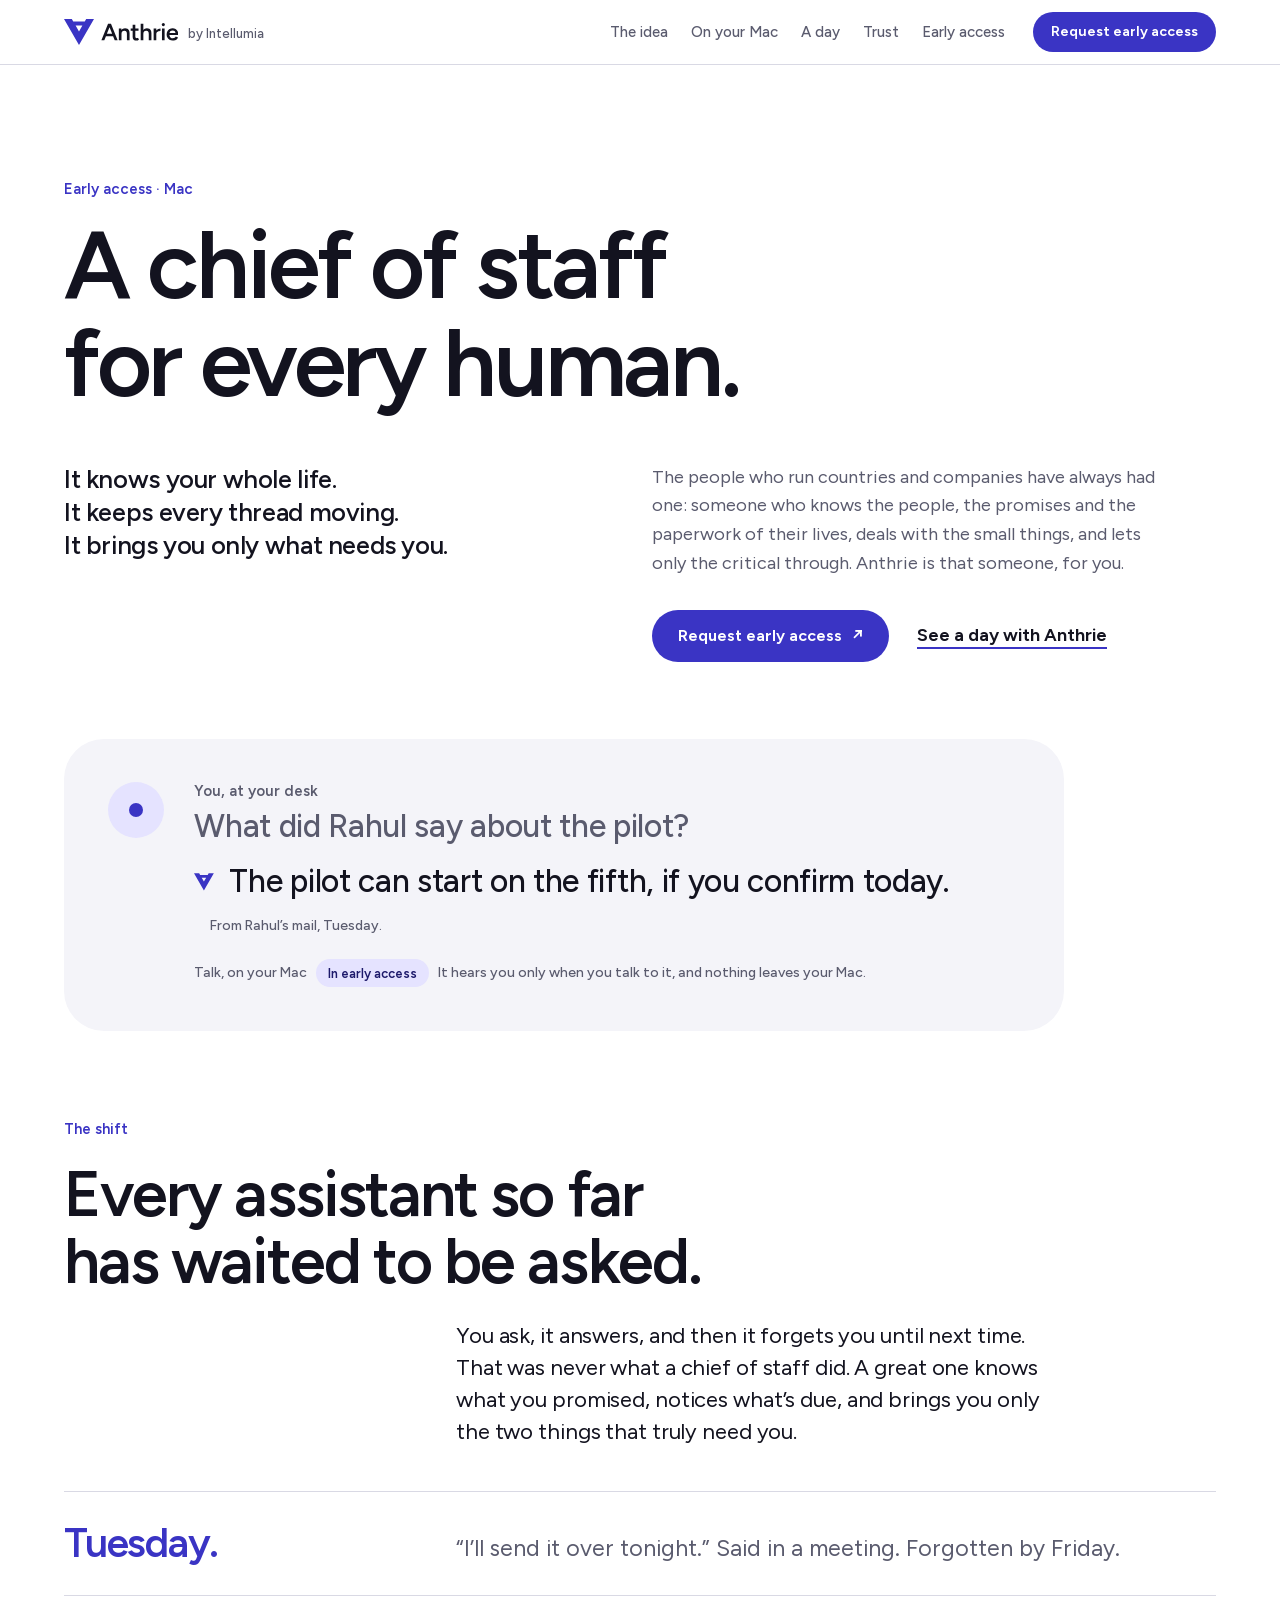
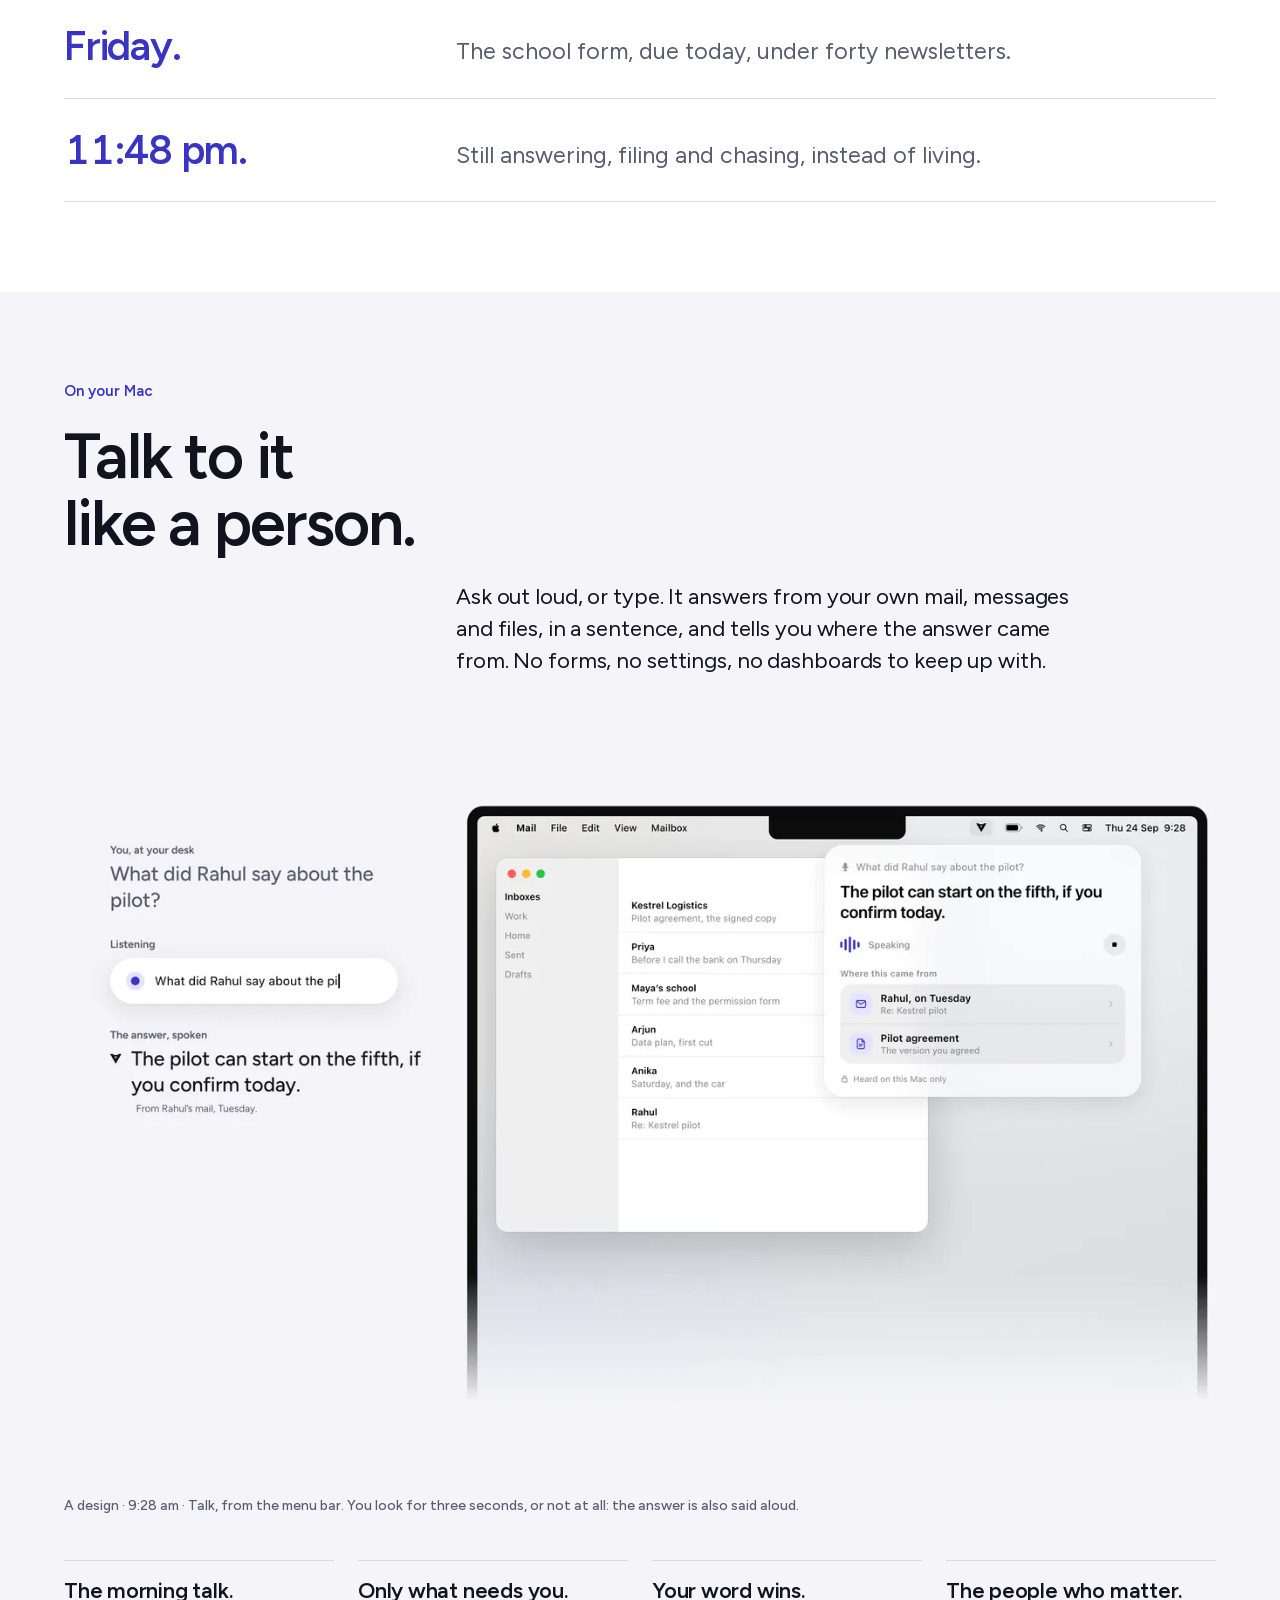
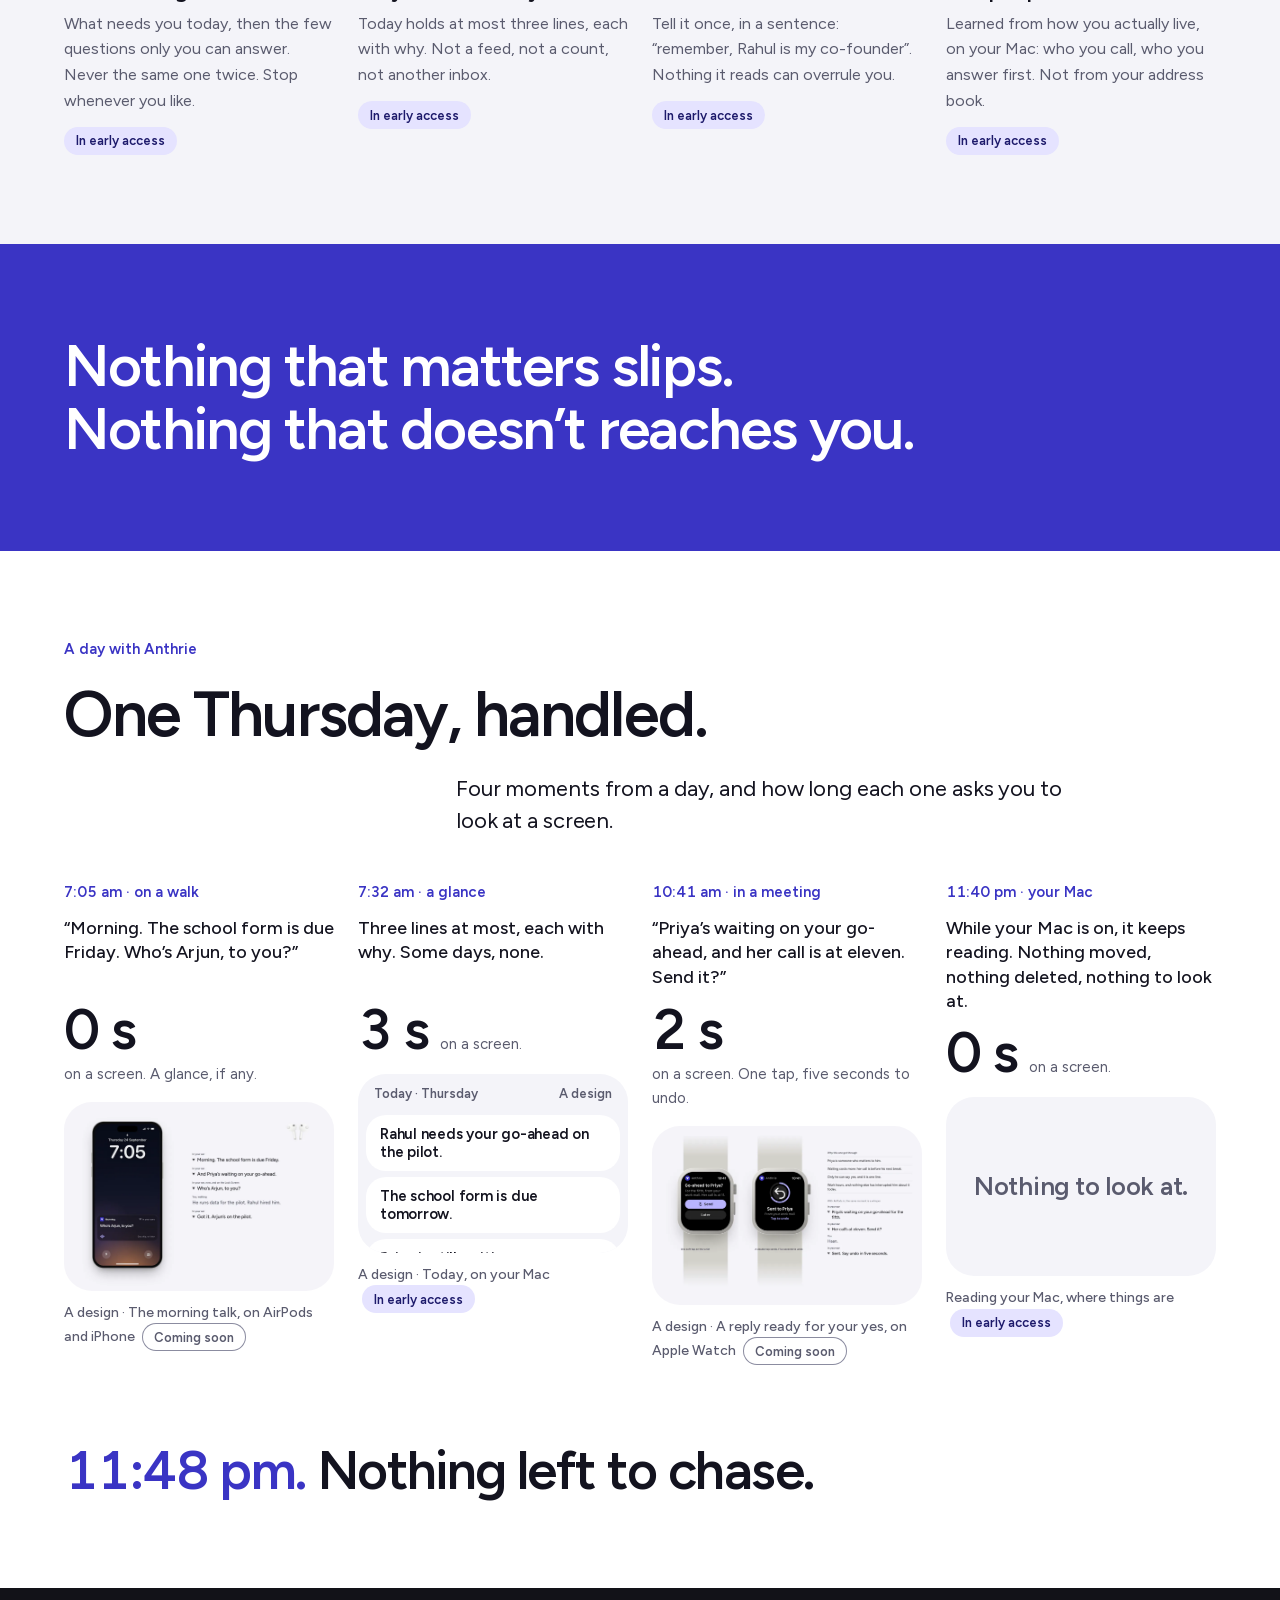
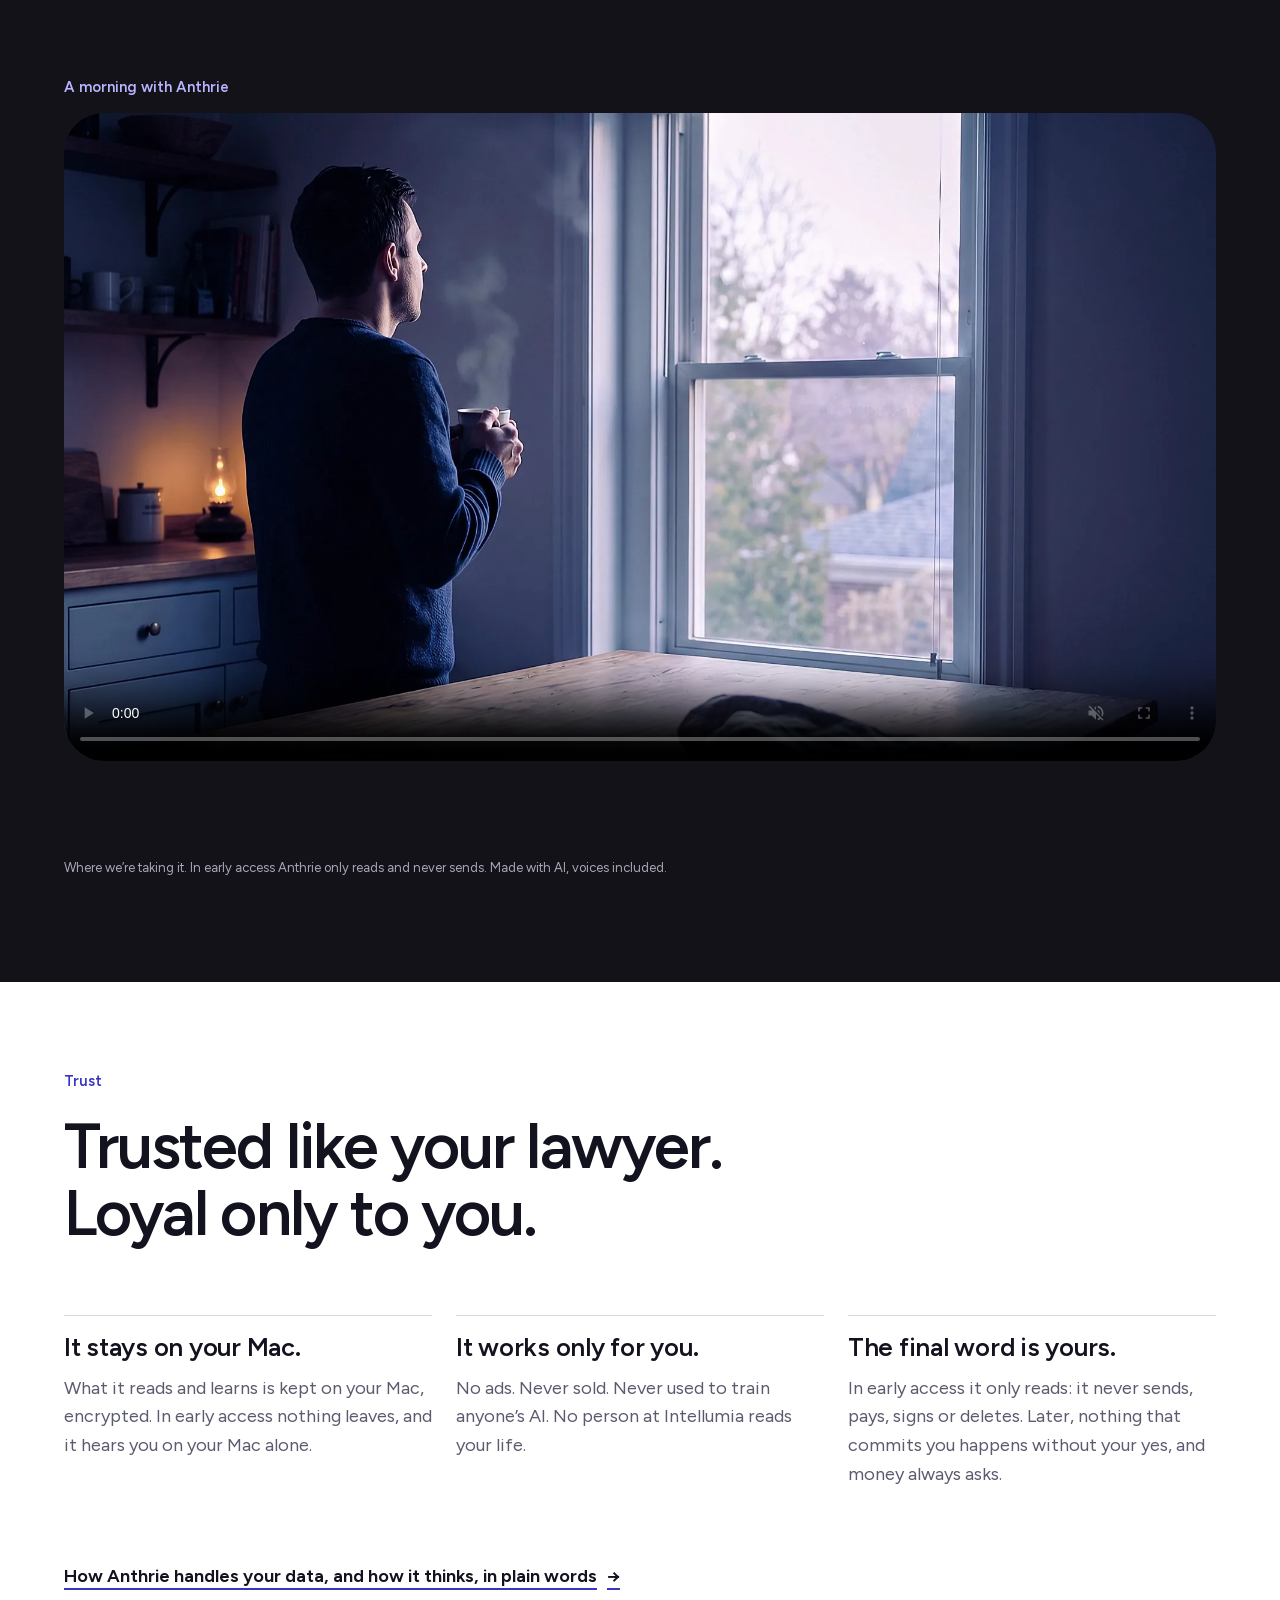
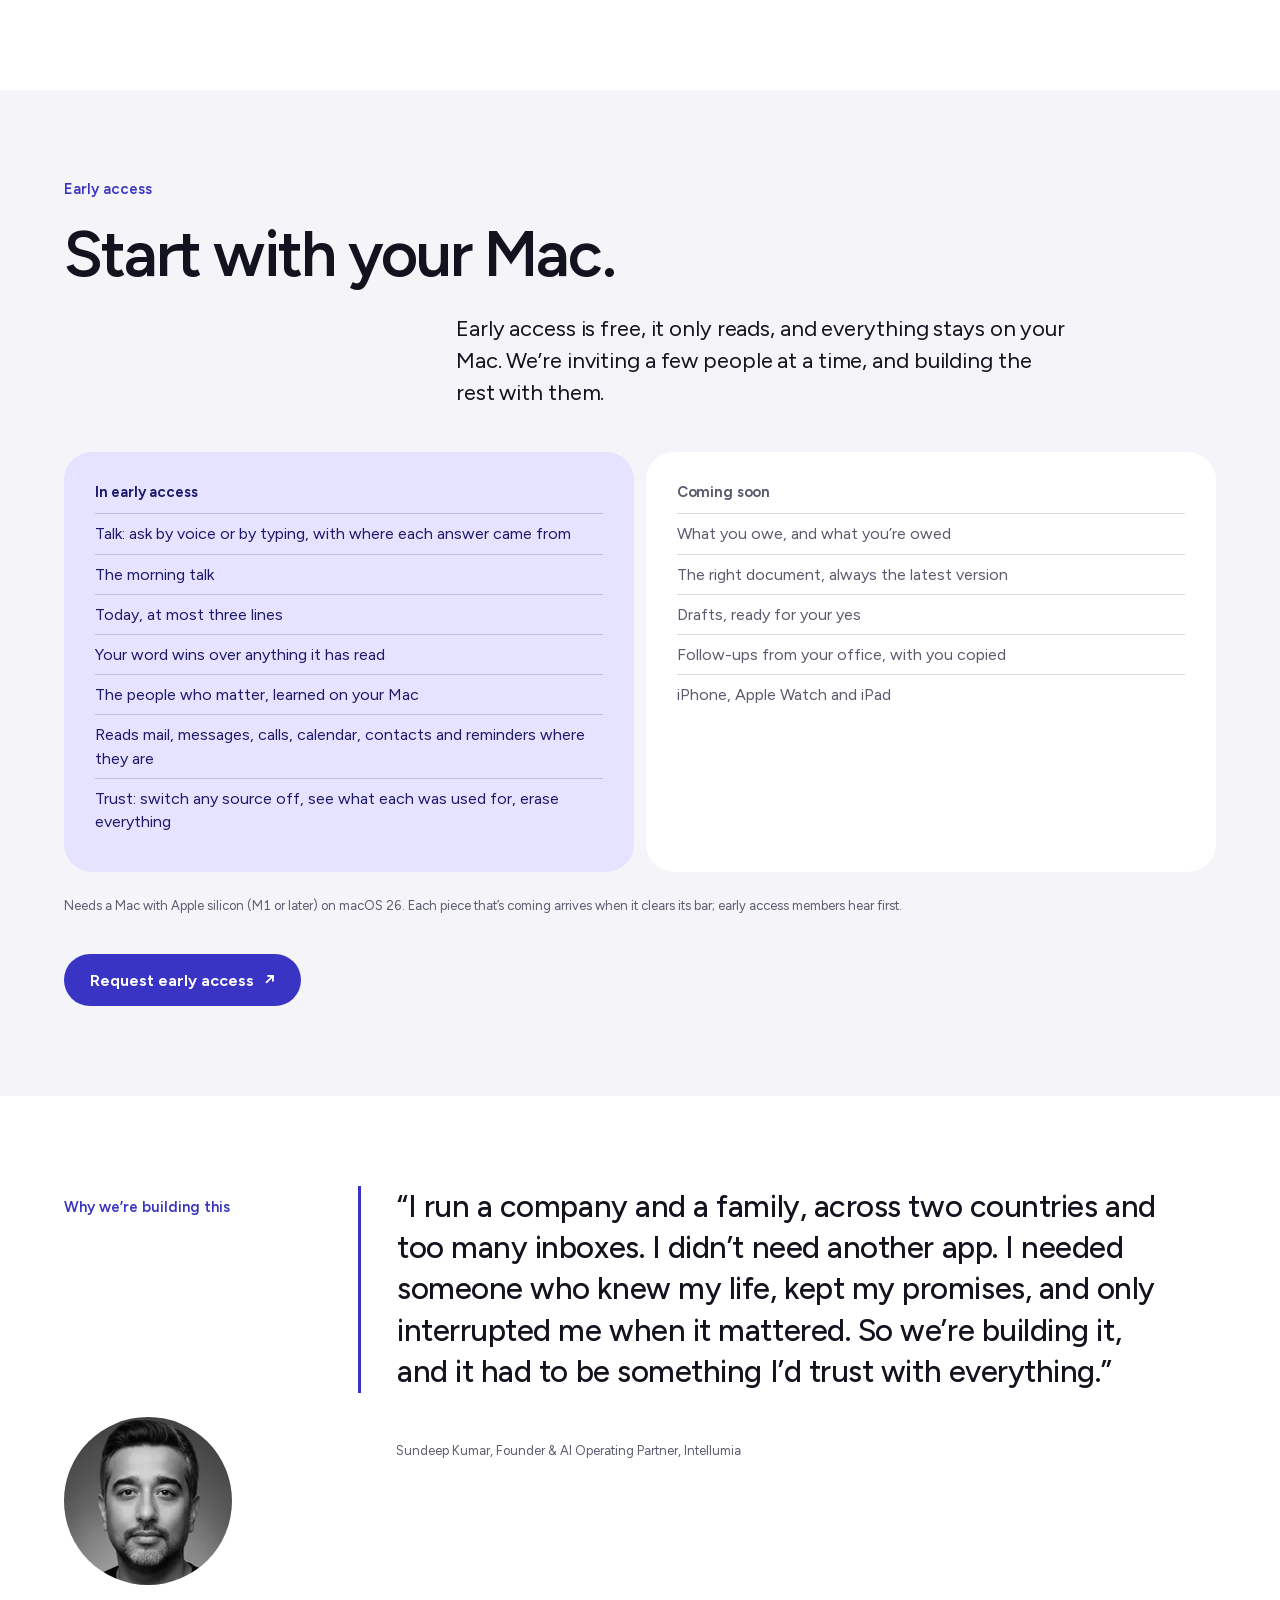
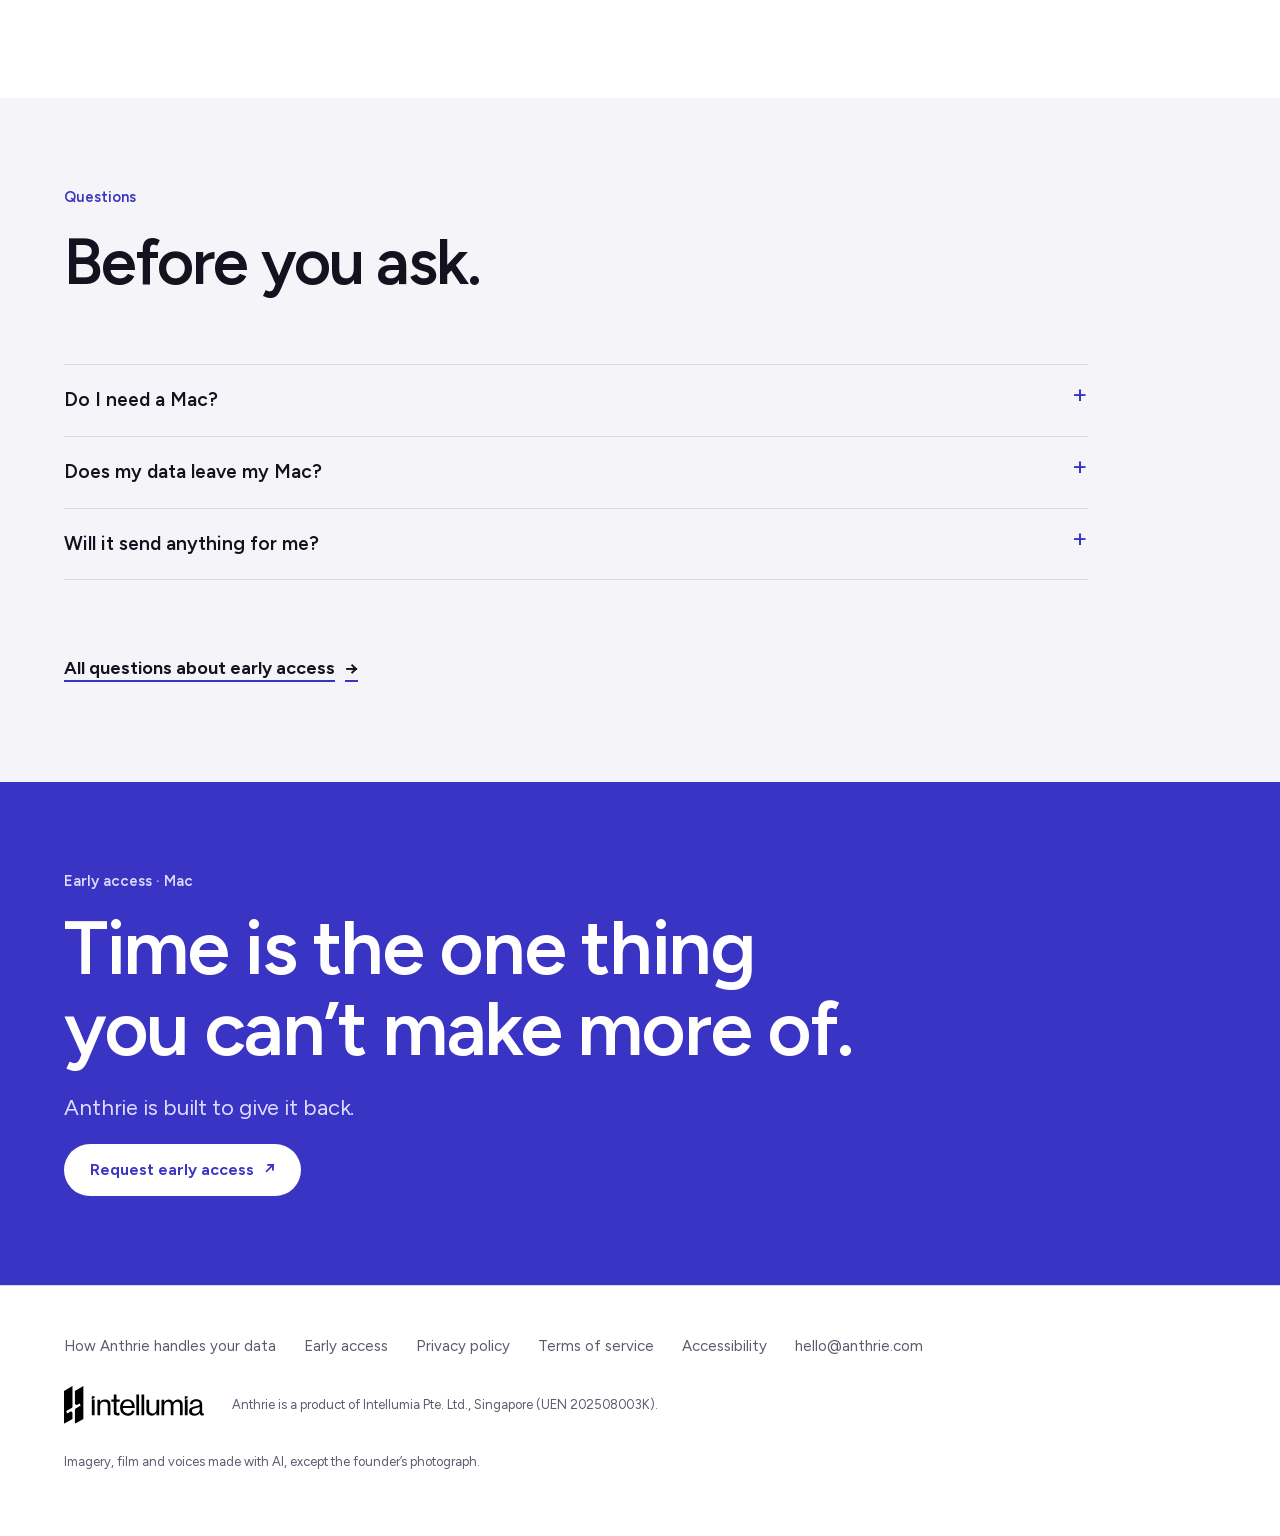
<file: index.html>
<!doctype html>
<html lang="en">
<head>
  <meta charset="utf-8">
  <meta name="viewport" content="width=device-width, initial-scale=1">
  <title>Anthrie · A chief of staff for every human</title>
  <meta name="description" content="Anthrie knows your whole life, keeps every thread moving and brings you only what needs you, by voice. Trusted like your lawyer, loyal only to you. Early access on Mac.">
  <meta property="og:title" content="Anthrie · A chief of staff for every human">
  <meta property="og:description" content="Anthrie knows your whole life, keeps every thread moving and brings you only what needs you, by voice. Trusted like your lawyer, loyal only to you. Early access on Mac.">
  <meta property="og:image" content="https://anthrie.com/img/og.png">
  <meta property="og:url" content="https://anthrie.com/">
  <meta name="twitter:card" content="summary_large_image">
  <link rel="icon" href="img/brand/favicon-32.png" type="image/png" sizes="32x32">
  <link rel="icon" href="img/brand/favicon.svg" type="image/svg+xml">
  <link rel="apple-touch-icon" href="img/brand/apple-touch-icon-180.png">
  <link rel="preload" href="fonts/Figtree-Latin.woff2" as="font" type="font/woff2" crossorigin>
  <link rel="stylesheet" href="style.css?v=13">
</head>
<body class="site home">
  <a class="skip" href="#main">Skip to content</a>
  <header class="bar"><div class="c">
    <a class="name" href="/" aria-label="Anthrie, by Intellumia"><svg class="lockup" viewBox="0 0 494.02 129.6" aria-hidden="true" focusable="false"><path class="lockup-mark" d="M0 8.69 L33.75 8.69 L39.99 19.49 L89.61 19.49 L95.85 8.69 L129.6 8.69 L64.8 120.91ZM50.11 37.04 L64.8 62.45 L79.49 37.04Z"/><path fill="currentColor" d="M161.6 100.8 190.33 28.8H203.01L231.74 100.8H219.09L212.06 83.12H181.28L174.25 100.8ZM185.28 72.51H208.05L196.69 43.77ZM236.93 100.8V49.37H247.73L248.21 56.64Q250.74 52.51 254.69 50.33Q258.65 48.14 263.79 48.14Q269.88 48.14 274.26 50.6Q278.64 53.06 281 58.26Q283.36 63.46 283.3 71.79V100.8H271.82V74.47Q271.82 68.32 270.39 64.98Q268.96 61.64 266.44 60.29Q263.92 58.94 260.62 58.89Q254.78 58.81 251.59 62.72Q248.41 66.64 248.41 73.97V100.8ZM313.36 102.03Q305.2 102.03 300.92 97.95Q296.64 93.86 296.64 86.31V59.23H288.11V49.37H296.64V33.33H308.12V49.37H322V59.23H308.12V84.14Q308.12 87.72 309.83 89.57Q311.53 91.42 314.77 91.42Q315.83 91.42 317.03 91Q318.24 90.57 319.84 89.47L324 98.27Q321.4 100.09 318.71 101.06Q316.02 102.03 313.36 102.03ZM331.34 100.8V28.8H342.81V56.36Q345.39 52.34 349.29 50.24Q353.2 48.14 358.19 48.14Q364.29 48.14 368.67 50.6Q373.05 53.06 375.41 58.26Q377.76 63.46 377.71 71.79V100.8H366.23V74.47Q366.23 68.32 364.8 64.98Q363.37 61.64 360.85 60.29Q358.33 58.94 355.03 58.89Q349.19 58.81 346 62.72Q342.81 66.64 342.81 73.97V100.8ZM387.3 100.8V49.37H398.78V58.69Q401.9 53.85 406.81 51.51Q411.73 49.17 416.99 49.17V60.17Q412.33 60.17 408.16 61.46Q404 62.74 401.39 65.64Q398.78 68.53 398.78 73.28V100.8ZM423.26 100.8V49.37H434.74V100.8ZM429.06 39.63Q426.35 39.63 424.32 37.6Q422.29 35.57 422.29 32.86Q422.29 30.05 424.32 28.07Q426.35 26.09 429.06 26.09Q431.87 26.09 433.85 28.07Q435.83 30.05 435.83 32.86Q435.83 35.57 433.85 37.6Q431.87 39.63 429.06 39.63ZM469.2 102.03Q461.64 102.03 455.82 98.59Q450 95.14 446.69 89.07Q443.38 83.01 443.38 75.09Q443.38 67.17 446.75 61.1Q450.12 55.03 456.02 51.58Q461.92 48.14 469.57 48.14Q476.5 48.14 482.03 51.69Q487.57 55.23 490.8 61.9Q494.02 68.56 494.02 77.87H455.27Q455.78 84.32 460.06 88.03Q464.33 91.73 470.23 91.73Q474.94 91.73 478.04 89.61Q481.13 87.49 482.84 84.12L492.99 88.41Q490.89 92.59 487.53 95.66Q484.17 98.74 479.59 100.39Q475 102.03 469.2 102.03ZM455.96 69.04H481.59Q481.28 65.36 479.44 62.92Q477.61 60.49 474.92 59.24Q472.23 58 469.27 58Q466.41 58 463.47 59.21Q460.53 60.41 458.45 62.86Q456.37 65.31 455.96 69.04Z"/></svg><span class="by">by Intellumia</span></a>
    <nav aria-label="Main"><a href="#shift">The idea</a><a href="#product">On your Mac</a><a href="#day">A day</a><a href="#trust">Trust</a><a href="early-access.html">Early access</a></nav>
    <a class="btn small" href="early-access.html#request">Request early access</a>
  </div></header>

  <main id="main">
  <!-- ASSET SLOTS (the creative team's art and film, "felt, not seen"). Each is marked data-slot. Until an asset
       arrives, the slot is type on its field: never a stock photograph.
       hero-backdrop  .slot-hero: set style="--art: url(img/art/hero.webp)" on the section (and a dark one with --art-dark)
       mood-image     .slot-mood: the same, full width, mid-page
       film           .slot-film: a <video> with captions, see the comment inside
       closing-image  .slot-close: the same, full width, at the close
       founder-portrait: the <figure class="portrait"> in the founder note (his photograph, now in place)
       hear-it        the hero's "Hear it" button: set data-src to the audio file and it shows itself -->

  <!-- 1. Hero: the headline, then a spoken exchange, line by line -->
  <section class="hero slot slot-hero" data-slot="hero-backdrop"><div class="c">
    <p class="eyebrow">Early access · Mac</p>
    <h1 class="vision">A chief of staff<br> for every human.</h1>
    <div class="hero-grid">
      <p class="promise">It knows your whole life.<br> It keeps every thread moving.<br> It brings you only what needs you.</p>
      <div class="hero-copy">
        <p>The people who run countries and companies have always had one: someone who knows the people, the promises and the paperwork of their lives, deals with the small things, and lets only the critical through. Anthrie is that someone, for you.</p>
        <div class="actions"><a class="btn" href="early-access.html#request">Request early access <span aria-hidden="true">↗</span></a><a class="go" href="#day">See a day with Anthrie</a></div>
      </div>
    </div>
    <figure class="exchange">
      <div class="presence" aria-hidden="true"><span class="ring"></span><span class="dot"></span></div>
      <div class="lines">
        <p class="line you"><span class="who">You, at your desk</span>What did Rahul say about the pilot?</p>
        <p class="line it"><svg class="lead-mark" viewBox="0 0 48 48" aria-hidden="true"><path fill="currentColor" fill-rule="evenodd" d="M0 3.22 H12.5 L14.81 7.22 H33.19 L35.5 3.22 H48 L24 44.78ZM18.56 13.72 L24 23.13 L29.44 13.72Z"/></svg><span class="sr">Anthrie: </span>The pilot can start on the fifth, if you confirm today.</p>
        <p class="line src">From Rahul’s mail, Tuesday.</p>
      </div>
      <!-- hear-it slot: set data-src="audio/talk-pilot.m4a" when the real recording exists; the button then shows. -->
      <button class="listen" type="button" hidden data-src=""><span class="play" aria-hidden="true"></span>Hear it</button>
      <figcaption class="cap">Talk, on your Mac <span class="chip" data-status-of="talk"></span> It hears you only when you talk to it, and nothing leaves your Mac.</figcaption>
    </figure>
  </div></section>

  <!-- 2. The shift: type only -->
  <section class="s" id="shift"><div class="c">
    <div class="sh">
      <p class="eyebrow">The shift</p>
      <h2>Every assistant so far<br> has waited to be asked.</h2>
      <div class="copy">
        <p class="lead">You ask, it answers, and then it forgets you until next time. That was never what a chief of staff did. A great one knows what you promised, notices what’s due, and brings you only the two things that truly need you.</p>
      </div>
    </div>
    <ul class="moments" aria-label="Three moments">
      <li><span class="when">Tuesday.</span><span class="what">“I’ll send it over tonight.” Said in a meeting. Forgotten by Friday.</span></li>
      <li><span class="when">Friday.</span><span class="what">The school form, due today, under forty newsletters.</span></li>
      <li><span class="when">11:48 pm.</span><span class="what">Still answering, filing and chasing, instead of living.</span></li>
    </ul>
  </div></section>

  <!-- 3. On your Mac: the one real screen -->
  <section class="s alt" id="product"><div class="c">
    <div class="sh">
      <p class="eyebrow">On your Mac</p>
      <h2>Talk to it<br> like a person.</h2>
      <div class="copy">
        <p class="lead">Ask out loud, or type. It answers from your own mail, messages and files, in a sentence, and tells you where the answer came from. No forms, no settings, no dashboards to keep up with.</p>
      </div>
    </div>
    <figure class="design design-wide">
      <picture>
        <source media="(prefers-color-scheme: dark)" srcset="img/design/b-mac-talk-dark.webp 2360w, img/design/b-mac-talk-dark-1320.webp 1320w" sizes="(min-width: 1320px) 1152px, 92vw">
        <img src="img/design/b-mac-talk-light.webp" srcset="img/design/b-mac-talk-light.webp 2360w, img/design/b-mac-talk-light-1320.webp 1320w" sizes="(min-width: 1320px) 1152px, 92vw" width="1600" height="1060" loading="lazy" decoding="async" alt="A design: at his desk, Dev asks out loud what Rahul said about the pilot; a small panel from the Mac’s menu bar answers aloud in one sentence, the pilot can start on the fifth if he confirms today, and shows the mail and the agreement it came from.">
      </picture>
      <figcaption class="cap">A design · 9:28 am · Talk, from the menu bar. You look for three seconds, or not at all: the answer is also said aloud.</figcaption>
    </figure>
    <ul class="points4">
      <li><h3>The morning talk.</h3><p>What needs you today, then the few questions only you can answer. Never the same one twice. Stop whenever you like.</p><span class="chip" data-status-of="morning"></span></li>
      <li><h3>Only what needs you.</h3><p>Today holds at most three lines, each with why. Not a feed, not a count, not another inbox.</p><span class="chip" data-status-of="today"></span></li>
      <li><h3>Your word wins.</h3><p>Tell it once, in a sentence: “remember, Rahul is my co-founder”. Nothing it reads can overrule you.</p><span class="chip" data-status-of="word"></span></li>
      <li><h3>The people who matter.</h3><p>Learned from how you actually live, on your Mac: who you call, who you answer first. Not from your address book.</p><span class="chip" data-status-of="people"></span></li>
    </ul>
  </div></section>

  <!-- 4. Mood: a mid-page field (mood-image slot) -->
  <section class="slot slot-mood field-indigo" data-slot="mood-image"><div class="c">
    <p class="field-line">Nothing that matters slips.<br> Nothing that doesn’t reaches you.</p>
  </div></section>

  <!-- 5. A day: four moments, each with the seconds it asks of a screen -->
  <section class="s" id="day"><div class="c">
    <div class="sh">
      <p class="eyebrow">A day with Anthrie</p>
      <h2>One Thursday, handled.</h2>
      <div class="copy">
        <p class="lead">Four moments from a day, and how long each one asks you to look at a screen.</p>
      </div>
    </div>
    <ol class="day4">
      <li>
        <p class="when">7:05 am · on a walk</p>
        <p class="said">“Morning. The school form is due Friday. Who’s Arjun, to you?”</p>
        <p class="look"><b>0 s</b><span>on a screen. A glance, if any.</span></p>
        <figure class="design">
          <picture>
            <source media="(prefers-color-scheme: dark)" srcset="img/design/a-morning-dark.webp">
            <img src="img/design/a-morning-light.webp" width="1600" height="1120" loading="lazy" decoding="async" alt="A design: at 7:05 am on AirPods, Anthrie says the school form is due Friday and Priya is waiting on a go-ahead, then asks who Arjun is; Dev answers while walking, and the iPhone Lock Screen shows only that question.">
          </picture>
          <figcaption class="cap">A design · The morning talk, on AirPods and iPhone <span class="chip" data-status-of="devices"></span></figcaption>
        </figure>
      </li>
      <li>
        <p class="when">7:32 am · a glance</p>
        <p class="said">Three lines at most, each with why. Some days, none.</p>
        <p class="look"><b>3 s</b><span>on a screen.</span></p>
        <!-- Today, set as type: a design, not a screenshot -->
        <figure class="today" aria-label="A design for Today: three lines, each with why it needs you now">
          <div class="today-top"><span>Today · Thursday</span><span>A design</span></div>
          <ul>
            <li><p class="line">Rahul needs your go-ahead on the pilot.</p><p class="why">He asked for an answer by today.</p></li>
            <li><p class="line">The school form is due tomorrow.</p><p class="why">It needs your signature.</p></li>
            <li><p class="line">Priya is still waiting on your reply.</p><p class="why">You meet her on Friday.</p></li>
          </ul>
          <figcaption class="today-foot">The rest waits until you ask.</figcaption>
        </figure>
        <p class="cap">A design · Today, on your Mac <span class="chip" data-status-of="today"></span></p>
      </li>
      <li>
        <p class="when">10:41 am · in a meeting</p>
        <p class="said">“Priya’s waiting on your go-ahead, and her call is at eleven. Send it?”</p>
        <p class="look"><b>2 s</b><span>on a screen. One tap, five seconds to undo.</span></p>
        <figure class="design">
          <picture>
            <source media="(prefers-color-scheme: dark)" srcset="img/design/c-watch-dark.webp">
            <img src="img/design/c-watch-light.webp" width="1600" height="1060" loading="lazy" decoding="async" alt="A design: an Apple Watch asks for a go-ahead to Priya before her call at eleven, with Send and Later; a second Watch shows it sent, with five seconds to undo.">
          </picture>
          <figcaption class="cap">A design · A reply ready for your yes, on Apple Watch <span class="chip" data-status-of="devices"></span></figcaption>
        </figure>
      </li>
      <li>
        <p class="when">11:40 pm · your Mac</p>
        <p class="said">While your Mac is on, it keeps reading. Nothing moved, nothing deleted, nothing to look at.</p>
        <p class="look"><b>0 s</b><span>on a screen.</span></p>
        <div class="nothing" role="img" aria-label="Nothing to look at">Nothing to look at.</div>
        <p class="cap">Reading your Mac, where things are <span class="chip" data-status-of="reads"></span></p>
      </li>
    </ol>
    <p class="coda"><span>11:48 pm.</span> Nothing left to chase.</p>
  </div></section>

  <!-- 6. The film (film slot) -->
  <section class="slot slot-film field-night" data-slot="film" aria-label="A morning with Anthrie"><div class="c">
    <!-- film slot: when the 60-second film exists, give this <video> its src and poster, a <track kind="captions">,
         and remove hidden. It plays muted with captions and plays sound only when tapped. Then remove .field-line. -->
    <p class="eyebrow">A morning with Anthrie</p>
    <video class="film" controls muted playsinline preload="metadata" poster="film/a-morning-poster.webp"
           aria-label="A morning with Anthrie: a 60-second film, made with AI">
      <source src="film/a-morning.mp4" type="video/mp4">
      <track kind="captions" src="film/a-morning.vtt" srclang="en" label="English" default>
    </video>
    <p class="fine">Where we’re taking it. In early access Anthrie only reads and never sends. Made with AI, voices included.</p>
  </div></section>

  <!-- 7. Trust, in words -->
  <section class="s" id="trust"><div class="c">
    <div class="sh">
      <p class="eyebrow">Trust</p>
      <h2>Trusted like your lawyer.<br> Loyal only to you.</h2>
    </div>
    <ul class="claims">
      <li><h3>It stays on your Mac.</h3><p>What it reads and learns is kept on your Mac, encrypted. In early access nothing leaves, and it hears you on your Mac alone.</p></li>
      <li><h3>It works only for you.</h3><p>No ads. Never sold. Never used to train anyone’s AI. No person at Intellumia reads your life.</p></li>
      <li><h3>The final word is yours.</h3><p>In early access it only reads: it never sends, pays, signs or deletes. Later, nothing that commits you happens without your yes, and money always asks.</p></li>
    </ul>
    <p class="more"><a class="go" href="trust.html">How Anthrie handles your data, and how it thinks, in plain words <span aria-hidden="true">→</span></a></p>
  </div></section>

  <!-- 8. Early access, today: the one list of what is in early access and what is coming. Flip a label by moving
       its <li> between the two lists; every chip on the page follows. -->
  <section class="s alt" id="now"><div class="c">
    <div class="sh">
      <p class="eyebrow">Early access</p>
      <h2>Start with your Mac.</h2>
      <div class="copy">
        <p class="lead">Early access is free, it only reads, and everything stays on your Mac. We’re inviting a few people at a time, and building the rest with them.</p>
      </div>
    </div>
    <div class="status-lists" id="status">
      <div class="status-group now" data-status="now">
        <h3>In early access</h3>
        <ul>
          <li data-feature="talk">Talk: ask by voice or by typing, with where each answer came from</li>
          <li data-feature="morning">The morning talk</li>
          <li data-feature="today">Today, at most three lines</li>
          <li data-feature="word">Your word wins over anything it has read</li>
          <li data-feature="people">The people who matter, learned on your Mac</li>
          <li data-feature="reads">Reads mail, messages, calls, calendar, contacts and reminders where they are</li>
          <li data-feature="trust">Trust: switch any source off, see what each was used for, erase everything</li>
        </ul>
      </div>
      <div class="status-group soon" data-status="soon">
        <h3>Coming soon</h3>
        <ul>
          <li data-feature="owe">What you owe, and what you’re owed</li>
          <li data-feature="document">The right document, always the latest version</li>
          <li data-feature="drafts">Drafts, ready for your yes</li>
          <li data-feature="followups">Follow-ups from your office, with you copied</li>
          <li data-feature="devices">iPhone, Apple Watch and iPad</li>
        </ul>
      </div>
    </div>
    <p class="fine">Needs a Mac with Apple silicon (M1 or later) on macOS 26. Each piece that’s coming arrives when it clears its bar; early access members hear first.</p>
    <p class="act"><a class="btn" href="early-access.html#request">Request early access <span aria-hidden="true">↗</span></a></p>
  </div></section>

  <!-- 9. Why we're building this (founder-portrait slot) -->
  <section class="s"><div class="c founder">
    <p class="eyebrow">Why we’re building this</p>
    <!-- founder-portrait slot: his own photograph (docs/team/brand/founder/), cropped to a circle by CSS, no filters -->
    <figure class="portrait"><img src="img/founder/sundeep-kumar-168.webp" srcset="img/founder/sundeep-kumar-168.webp 1x, img/founder/sundeep-kumar-336.webp 2x" width="168" height="168" loading="lazy" decoding="async" alt="Sundeep Kumar, founder of Intellumia, in a black and white portrait."></figure>
    <blockquote>“I run a company and a family, across two countries and too many inboxes. I didn’t need another app. I needed someone who knew my life, kept my promises, and only interrupted me when it mattered. So we’re building it, and it had to be something I’d trust with everything.”</blockquote>
    <cite class="fine">Sundeep Kumar, Founder &amp; AI Operating Partner, Intellumia</cite>
  </div></section>

  <!-- 10. Questions -->
  <section class="s alt" id="faq"><div class="c">
    <div class="sh">
      <p class="eyebrow">Questions</p>
      <h2>Before you ask.</h2>
    </div>
    <div class="faq">
      <details><summary>Do I need a Mac?</summary><p>Yes. Early access runs on a Mac with Apple silicon (M1 or later) on macOS 26. The Mac is where Anthrie can read your mail, messages and calls in place, with your permission.</p></details>
      <details><summary>Does my data leave my Mac?</summary><p>No. In early access everything stays on your Mac, encrypted, and it hears you on your Mac alone. No server of ours sees your data. <a href="trust.html">How it handles your data, in plain words</a>.</p></details>
      <details><summary>Will it send anything for me?</summary><p>Not in early access: it only reads. It never sends, pays, signs or deletes. Drafts and follow-ups come later, one kind of task at a time and only with your say.</p></details>
    </div>
    <p class="more"><a class="go" href="early-access.html#faq">All questions about early access <span aria-hidden="true">→</span></a></p>
  </div></section>

  <!-- 11. Close: the Indigo field (closing-image slot) -->
  <section class="s close slot slot-close" data-slot="closing-image"><div class="c">
    <p class="eyebrow">Early access · Mac</p>
    <h2>Time is the one thing<br> you can’t make more of.</h2>
    <p class="lead">Anthrie is built to give it back.</p>
    <p class="act"><a class="btn" href="early-access.html#request">Request early access <span aria-hidden="true">↗</span></a></p>
  </div></section>
  </main>

  <footer class="foot"><div class="c">
    <div class="links">
      <a href="trust.html">How Anthrie handles your data</a>
      <a href="early-access.html">Early access</a>
      <a href="privacy.html">Privacy policy</a>
      <a href="terms.html">Terms of service</a>
      <a href="accessibility.html">Accessibility</a>
      <a href="mailto:hello@anthrie.com">hello@anthrie.com</a>
    </div>
    <div class="maker">
      <a href="https://intellumia.com" aria-label="Intellumia"><img class="ink-light" src="img/brand/primary-black.svg" alt="Intellumia" width="140" height="38"><img class="ink-dark" src="img/brand/primary-white.svg" alt="Intellumia" width="140" height="38"></a>
      <p class="fine">Anthrie is a product of Intellumia Pte. Ltd., Singapore (UEN 202508003K).</p>
    </div>
    <p class="fine made">Imagery, film and voices made with AI, except the founder’s photograph.</p>
  </div></footer>
  <script>
    // Status labels: one list (#status) says what is in early access and what is coming; every chip follows it.
    (function () {
      var list = document.getElementById('status');
      if (list) document.querySelectorAll('[data-status-of]').forEach(function (chip) {
        var item = list.querySelector('[data-feature="' + chip.getAttribute('data-status-of') + '"]');
        if (!item) return;
        var now = item.closest('[data-status]').getAttribute('data-status') === 'now';
        chip.textContent = now ? 'In early access' : 'Coming soon';
        chip.classList.toggle('soon', !now);
      });
      // The hero's "Hear it": shown only once its recording is named in data-src.
      var listen = document.querySelector('.listen');
      if (listen && listen.getAttribute('data-src')) {
        var audio = new Audio(listen.getAttribute('data-src'));
        listen.hidden = false;
        listen.addEventListener('click', function () { if (audio.paused) audio.play(); else audio.pause(); });
      }
    })();
  </script>
</body>
</html>
</file>
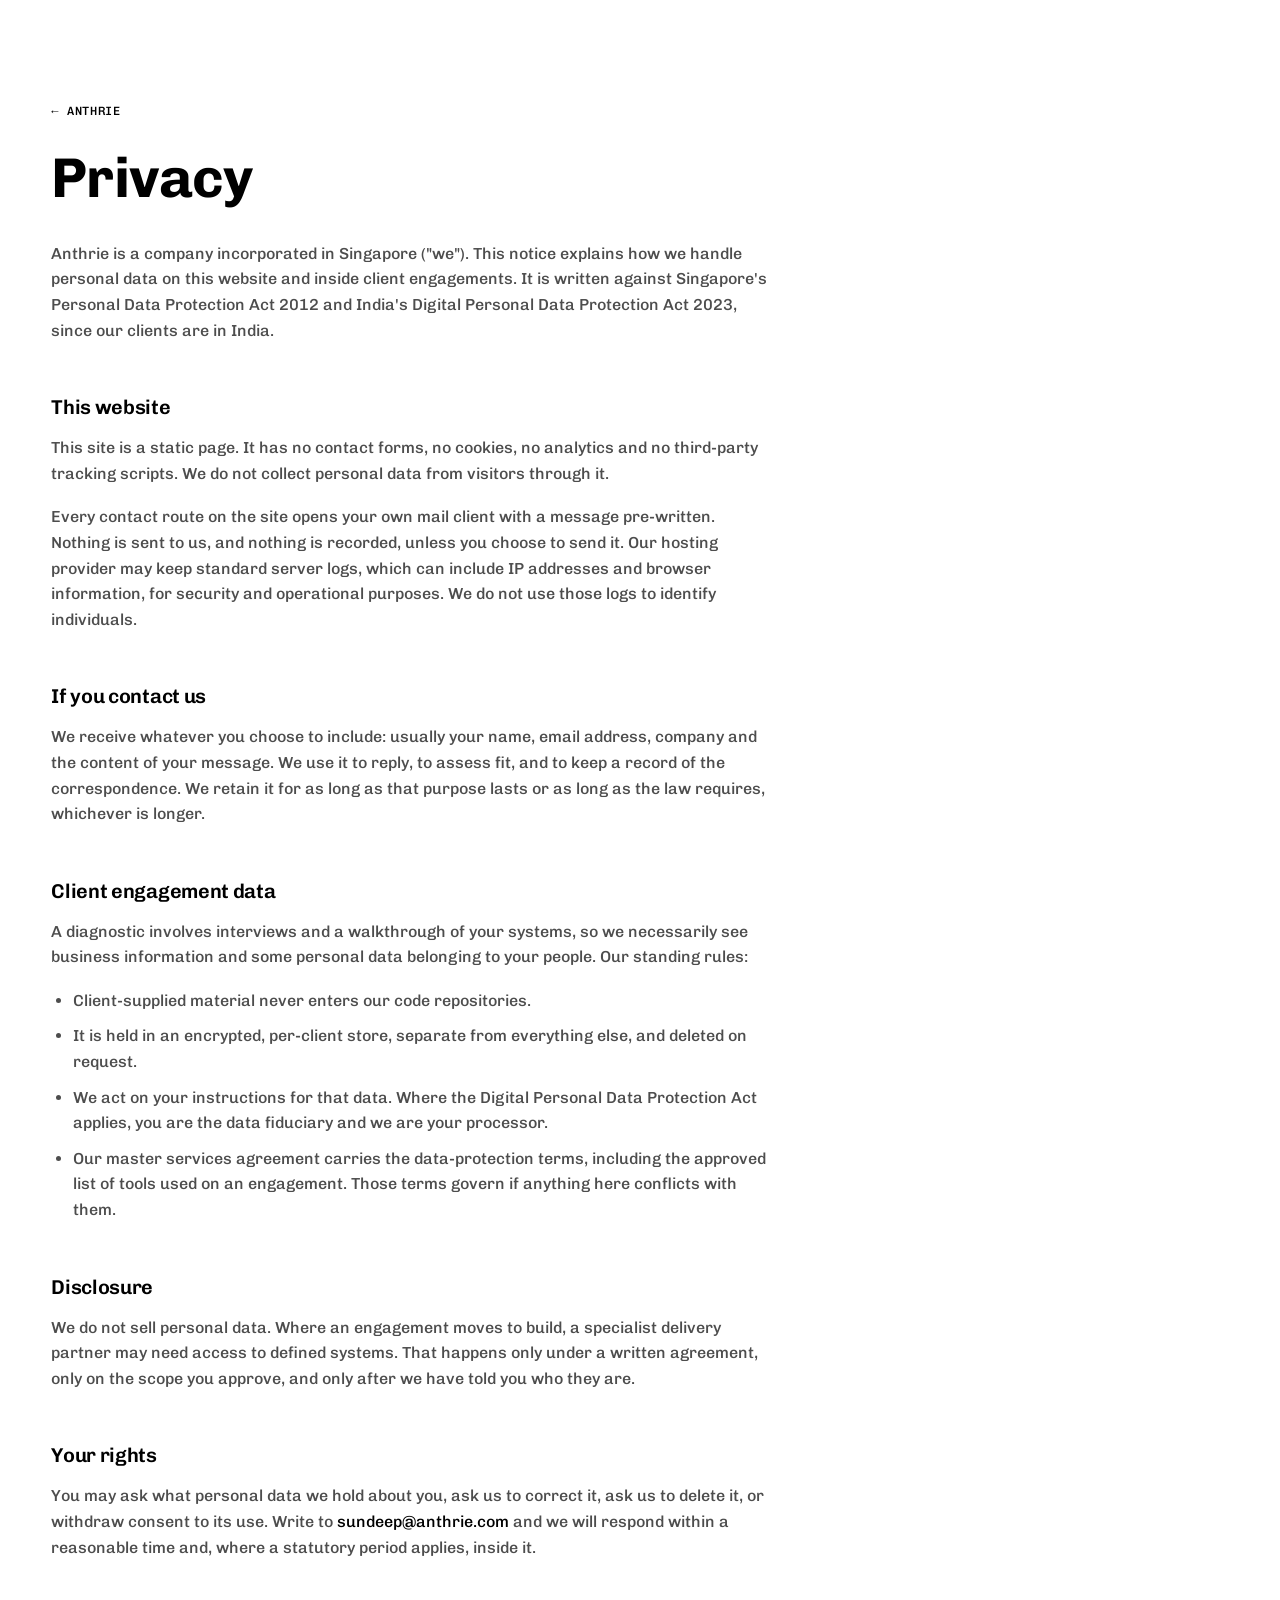
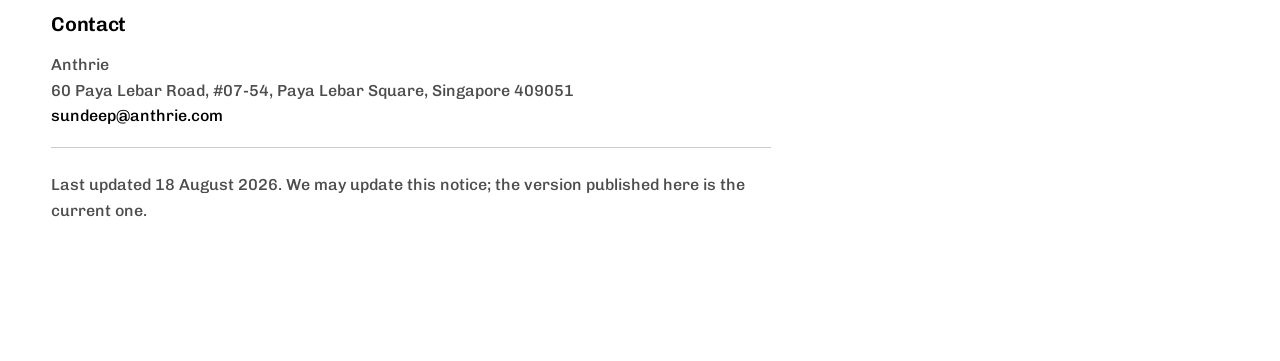
<file: privacy/index.html>
<!DOCTYPE html>
<html lang="en">
<head>
<meta charset="utf-8"/>
<meta name="viewport" content="width=device-width, initial-scale=1"/>
<title>Privacy | Anthrie</title>
<meta name="description" content="How Anthrie handles personal data on this website and inside client engagements."/>
<meta name="robots" content="index, follow"/>
<meta property="og:title" content="Anthrie: Fractional AI Operating Partner"/>
<meta property="og:description" content="How Anthrie handles personal data on this website and inside client engagements."/>
<meta property="og:url" content="https://anthrie.com/privacy"/>
<meta property="og:site_name" content="Anthrie"/>
<meta property="og:type" content="website"/>
<meta property="og:image" content="https://anthrie.com/og.png"/>
<meta property="og:image:width" content="1200"/>
<meta property="og:image:height" content="630"/>
<meta property="og:image:alt" content="Anthrie: fractional AI operating partner for owner-led companies."/>
<meta name="twitter:card" content="summary_large_image"/>
<meta name="twitter:title" content="Anthrie: Fractional AI Operating Partner"/>
<meta name="twitter:description" content="How Anthrie handles personal data on this website and inside client engagements."/>
<meta name="twitter:image" content="https://anthrie.com/og.png"/>
<meta name="twitter:image:alt" content="Anthrie: fractional AI operating partner for owner-led companies."/>
<link rel="icon" href="/favicon.ico"/>
<link rel="apple-touch-icon" href="/brand/anthrie-icon-180.png"/>
<link rel="canonical" href="https://anthrie.com/privacy"/>
<link rel="preload" href="/assets/chivo-latin-wght-normal-CPi3f958.woff2" as="font" type="font/woff2" crossorigin/>
<link rel="preload" href="/assets/chivo-latin-wght-italic-Z364eb67.woff2" as="font" type="font/woff2" crossorigin/>
<link rel="preload" href="/assets/chivo-mono-latin-wght-normal-DXNvimoL.woff2" as="font" type="font/woff2" crossorigin/>
<link rel="stylesheet" href="/assets/index-BNKTEpq3.css"/>
<style>
@font-face{font-family:'Chivo';src:url('/assets/chivo-latin-wght-normal-CPi3f958.woff2') format('woff2');font-weight:100 900;font-style:normal;font-display:swap}
@font-face{font-family:'Chivo';src:url('/assets/chivo-latin-wght-italic-Z364eb67.woff2') format('woff2');font-weight:100 900;font-style:italic;font-display:swap}
@font-face{font-family:'Chivo Mono';src:url('/assets/chivo-mono-latin-wght-normal-DXNvimoL.woff2') format('woff2');font-weight:100 900;font-style:normal;font-display:swap}
:root{--font-chivo:'Chivo','Helvetica Neue','Arial',sans-serif;--font-chivo-mono:'Chivo Mono',ui-monospace,'SF Mono','Courier New',monospace}
</style>
</head>
<body>
<main class="legal-page"><div class="legal-inner"><a class="legal-back" href="/">&larr; Anthrie</a><h1>Privacy</h1><p>Anthrie is a company incorporated in Singapore (&quot;we&quot;). This notice explains how we handle personal data on this website and inside client engagements. It is written against Singapore&#x27;s Personal Data Protection Act 2012 and India&#x27;s Digital Personal Data Protection Act 2023, since our clients are in India.</p><h2>This website</h2><p>This site is a static page. It has no contact forms, no cookies, no analytics and no third-party tracking scripts. We do not collect personal data from visitors through it.</p><p>Every contact route on the site opens your own mail client with a message pre-written. Nothing is sent to us, and nothing is recorded, unless you choose to send it. Our hosting provider may keep standard server logs, which can include IP addresses and browser information, for security and operational purposes. We do not use those logs to identify individuals.</p><h2>If you contact us</h2><p>We receive whatever you choose to include: usually your name, email address, company and the content of your message. We use it to reply, to assess fit, and to keep a record of the correspondence. We retain it for as long as that purpose lasts or as long as the law requires, whichever is longer.</p><h2>Client engagement data</h2><p>A diagnostic involves interviews and a walkthrough of your systems, so we necessarily see business information and some personal data belonging to your people. Our standing rules:</p><ul><li>Client-supplied material never enters our code repositories.</li><li>It is held in an encrypted, per-client store, separate from everything else, and deleted on request.</li><li>We act on your instructions for that data. Where the Digital Personal Data Protection Act applies, you are the data fiduciary and we are your processor.</li><li>Our master services agreement carries the data-protection terms, including the approved list of tools used on an engagement. Those terms govern if anything here conflicts with them.</li></ul><h2>Disclosure</h2><p>We do not sell personal data. Where an engagement moves to build, a specialist delivery partner may need access to defined systems. That happens only under a written agreement, only on the scope you approve, and only after we have told you who they are.</p><h2>Your rights</h2><p>You may ask what personal data we hold about you, ask us to correct it, ask us to delete it, or withdraw consent to its use. Write to <a href="mailto:sundeep@anthrie.com">sundeep@anthrie.com</a> and we will respond within a reasonable time and, where a statutory period applies, inside it.</p><h2>Contact</h2><p>Anthrie<br/>60 Paya Lebar Road, #07-54, Paya Lebar Square, Singapore 409051<br/><a href="mailto:sundeep@anthrie.com">sundeep@anthrie.com</a></p><p class="legal-updated">Last updated 18 August 2026. We may update this notice; the version published here is the current one.</p></div></main>
</body>
</html>
</file>
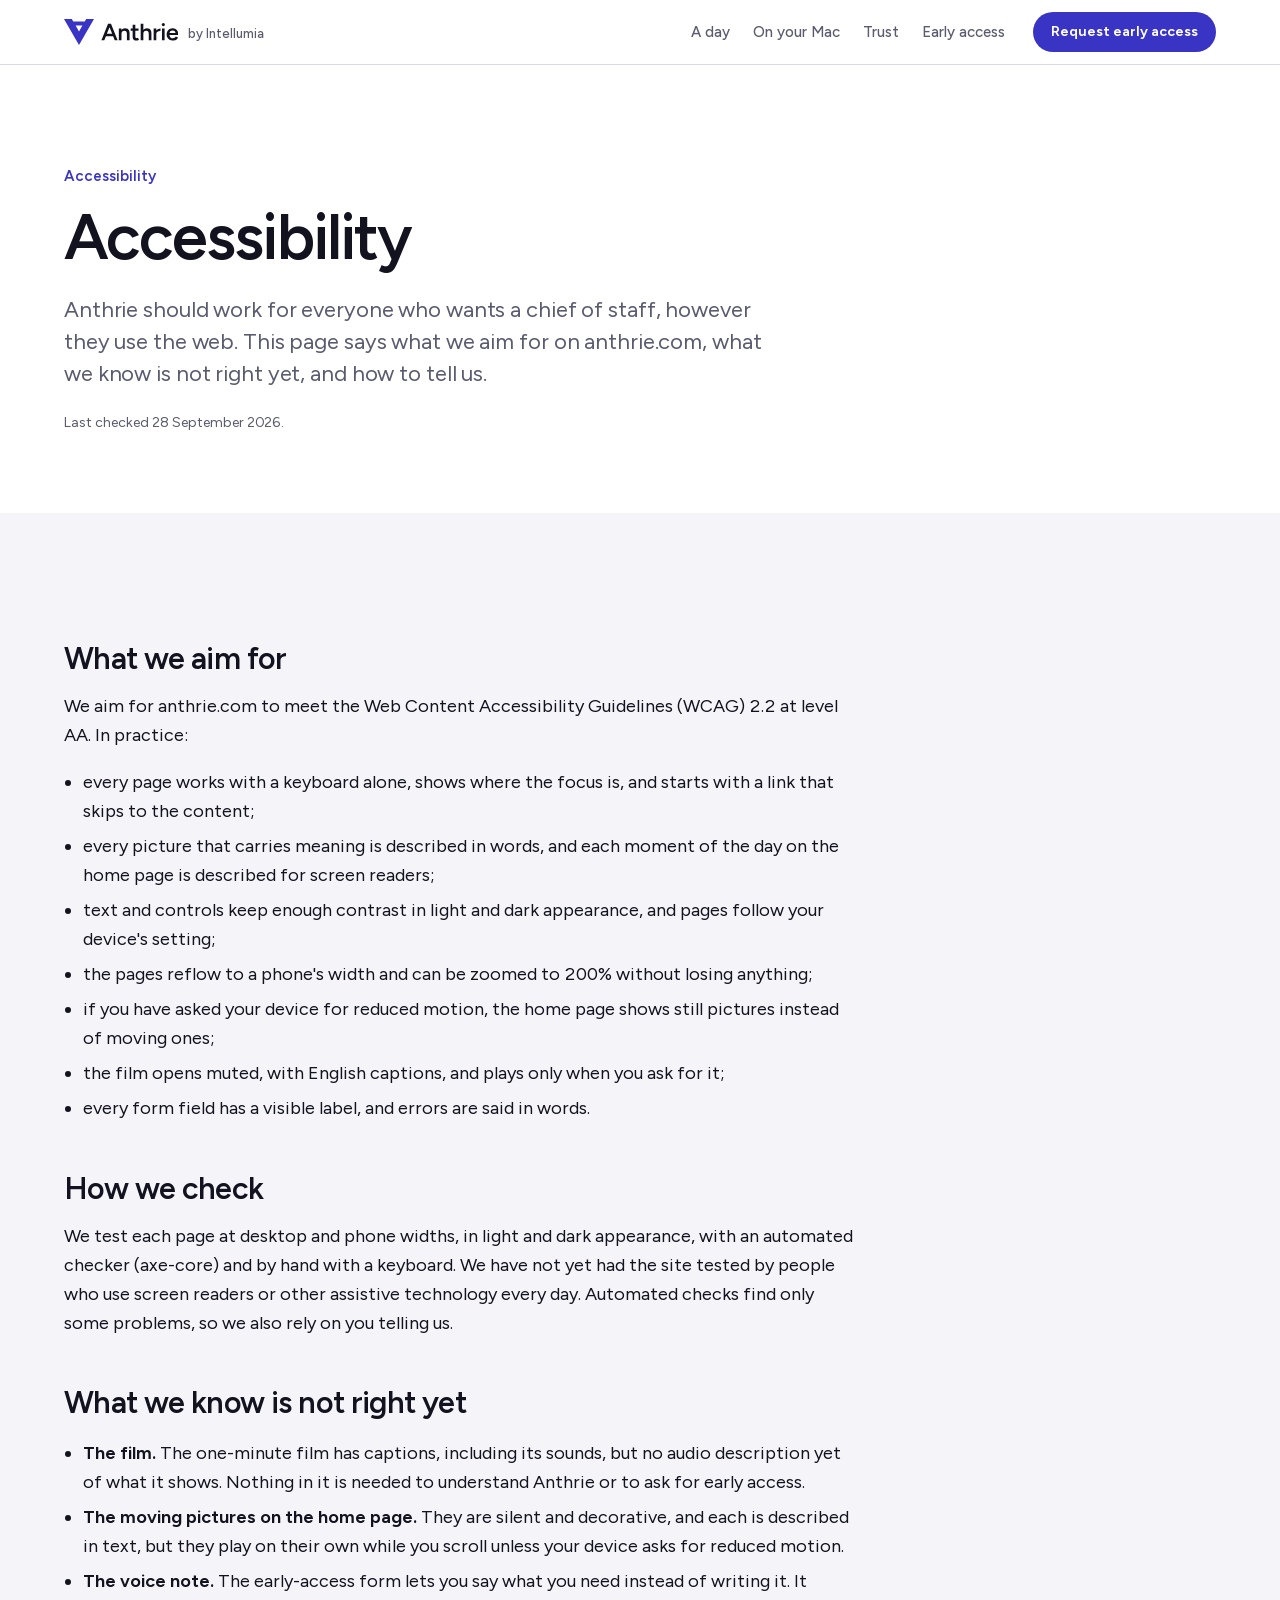
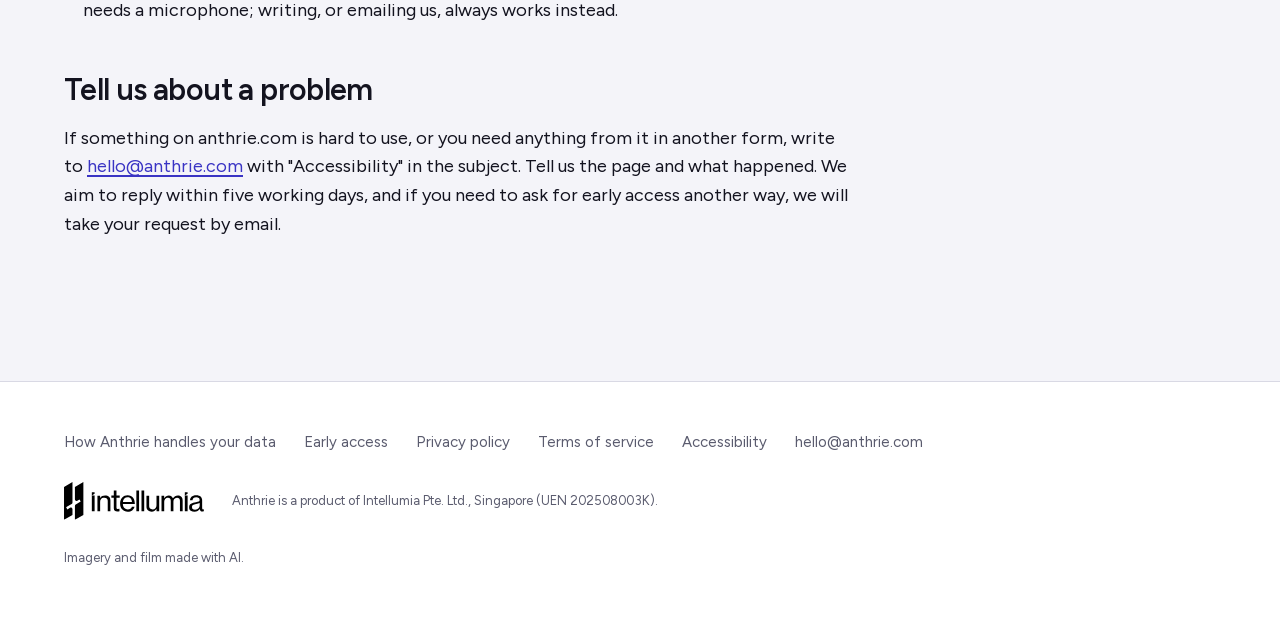
<file: accessibility.html>
<!doctype html>
<html lang="en">
<head>
  <meta charset="utf-8">
  <meta name="viewport" content="width=device-width, initial-scale=1">
  <title>Accessibility · Anthrie</title>
  <meta name="description" content="How accessible anthrie.com is, what we know is not yet right, and how to tell us about a problem.">
  <link rel="icon" href="img/brand/favicon-32.png" type="image/png" sizes="32x32">
  <link rel="icon" href="img/brand/favicon.svg" type="image/svg+xml">
  <link rel="apple-touch-icon" href="img/brand/apple-touch-icon-180.png">
  <link rel="preload" href="fonts/Figtree-Latin.woff2" as="font" type="font/woff2" crossorigin>
  <link rel="stylesheet" href="style.css?v=13">
</head>
<body class="site">
  <a class="skip" href="#main">Skip to content</a>
  <header class="bar"><div class="c">
    <a class="name" href="/" aria-label="Anthrie, by Intellumia"><svg class="lockup" viewBox="0 0 494.02 129.6" aria-hidden="true" focusable="false"><path class="lockup-mark" d="M0 8.69 L33.75 8.69 L39.99 19.49 L89.61 19.49 L95.85 8.69 L129.6 8.69 L64.8 120.91ZM50.11 37.04 L64.8 62.45 L79.49 37.04Z"/><path fill="currentColor" d="M161.6 100.8 190.33 28.8H203.01L231.74 100.8H219.09L212.06 83.12H181.28L174.25 100.8ZM185.28 72.51H208.05L196.69 43.77ZM236.93 100.8V49.37H247.73L248.21 56.64Q250.74 52.51 254.69 50.33Q258.65 48.14 263.79 48.14Q269.88 48.14 274.26 50.6Q278.64 53.06 281 58.26Q283.36 63.46 283.3 71.79V100.8H271.82V74.47Q271.82 68.32 270.39 64.98Q268.96 61.64 266.44 60.29Q263.92 58.94 260.62 58.89Q254.78 58.81 251.59 62.72Q248.41 66.64 248.41 73.97V100.8ZM313.36 102.03Q305.2 102.03 300.92 97.95Q296.64 93.86 296.64 86.31V59.23H288.11V49.37H296.64V33.33H308.12V49.37H322V59.23H308.12V84.14Q308.12 87.72 309.83 89.57Q311.53 91.42 314.77 91.42Q315.83 91.42 317.03 91Q318.24 90.57 319.84 89.47L324 98.27Q321.4 100.09 318.71 101.06Q316.02 102.03 313.36 102.03ZM331.34 100.8V28.8H342.81V56.36Q345.39 52.34 349.29 50.24Q353.2 48.14 358.19 48.14Q364.29 48.14 368.67 50.6Q373.05 53.06 375.41 58.26Q377.76 63.46 377.71 71.79V100.8H366.23V74.47Q366.23 68.32 364.8 64.98Q363.37 61.64 360.85 60.29Q358.33 58.94 355.03 58.89Q349.19 58.81 346 62.72Q342.81 66.64 342.81 73.97V100.8ZM387.3 100.8V49.37H398.78V58.69Q401.9 53.85 406.81 51.51Q411.73 49.17 416.99 49.17V60.17Q412.33 60.17 408.16 61.46Q404 62.74 401.39 65.64Q398.78 68.53 398.78 73.28V100.8ZM423.26 100.8V49.37H434.74V100.8ZM429.06 39.63Q426.35 39.63 424.32 37.6Q422.29 35.57 422.29 32.86Q422.29 30.05 424.32 28.07Q426.35 26.09 429.06 26.09Q431.87 26.09 433.85 28.07Q435.83 30.05 435.83 32.86Q435.83 35.57 433.85 37.6Q431.87 39.63 429.06 39.63ZM469.2 102.03Q461.64 102.03 455.82 98.59Q450 95.14 446.69 89.07Q443.38 83.01 443.38 75.09Q443.38 67.17 446.75 61.1Q450.12 55.03 456.02 51.58Q461.92 48.14 469.57 48.14Q476.5 48.14 482.03 51.69Q487.57 55.23 490.8 61.9Q494.02 68.56 494.02 77.87H455.27Q455.78 84.32 460.06 88.03Q464.33 91.73 470.23 91.73Q474.94 91.73 478.04 89.61Q481.13 87.49 482.84 84.12L492.99 88.41Q490.89 92.59 487.53 95.66Q484.17 98.74 479.59 100.39Q475 102.03 469.2 102.03ZM455.96 69.04H481.59Q481.28 65.36 479.44 62.92Q477.61 60.49 474.92 59.24Q472.23 58 469.27 58Q466.41 58 463.47 59.21Q460.53 60.41 458.45 62.86Q456.37 65.31 455.96 69.04Z"/></svg><span class="by">by Intellumia</span></a>
    <nav aria-label="Main"><a href="/#day">A day</a><a href="/#product">On your Mac</a><a href="trust.html">Trust</a><a href="early-access.html">Early access</a></nav>
    <a class="btn small" href="early-access.html#request">Request early access</a>
  </div></header>
  <main id="main">
  <section class="page-head"><div class="c prose">
    <p class="eyebrow">Accessibility</p>
    <h1>Accessibility</h1>
    <p class="lead">Anthrie should work for everyone who wants a chief of staff, however they use the web. This page
      says what we aim for on anthrie.com, what we know is not right yet, and how to tell us.</p>
    <p class="meta">Last checked 28 September 2026.</p>
  </div></section>

  <section class="s alt"><div class="c prose">

    <h2>What we aim for</h2>
    <p>We aim for anthrie.com to meet the Web Content Accessibility Guidelines (WCAG) 2.2 at level AA. In practice:</p>
    <ul>
      <li>every page works with a keyboard alone, shows where the focus is, and starts with a link that skips to the
        content;</li>
      <li>every picture that carries meaning is described in words, and each moment of the day on the home page is
        described for screen readers;</li>
      <li>text and controls keep enough contrast in light and dark appearance, and pages follow your device's setting;</li>
      <li>the pages reflow to a phone's width and can be zoomed to 200% without losing anything;</li>
      <li>if you have asked your device for reduced motion, the home page shows still pictures instead of moving ones;</li>
      <li>the film opens muted, with English captions, and plays only when you ask for it;</li>
      <li>every form field has a visible label, and errors are said in words.</li>
    </ul>

    <h2>How we check</h2>
    <p>We test each page at desktop and phone widths, in light and dark appearance, with an automated checker (axe-core)
      and by hand with a keyboard. We have not yet had the site tested by people who use screen readers or other
      assistive technology every day. Automated checks find only some problems, so we also rely on you telling us.</p>

    <h2>What we know is not right yet</h2>
    <ul>
      <li><b>The film.</b> The one-minute film has captions, including its sounds, but no audio description yet of what
        it shows. Nothing in it is needed to understand Anthrie or to ask for early access.</li>
      <li><b>The moving pictures on the home page.</b> They are silent and decorative, and each is described in text,
        but they play on their own while you scroll unless your device asks for reduced motion.</li>
      <li><b>The voice note.</b> The early-access form lets you say what you need instead of writing it. It needs a
        microphone; writing, or emailing us, always works instead.</li>
    </ul>

    <h2>Tell us about a problem</h2>
    <p>If something on anthrie.com is hard to use, or you need anything from it in another form, write to
      <a href="mailto:hello@anthrie.com?subject=Accessibility">hello@anthrie.com</a> with "Accessibility" in the
      subject. Tell us the page and what happened. We aim to reply within five working days, and if you need to ask for
      early access another way, we will take your request by email.</p>

  </div></section>
  </main>

  <footer class="foot"><div class="c">
    <div class="links">
      <a href="trust.html">How Anthrie handles your data</a>
      <a href="early-access.html">Early access</a>
      <a href="privacy.html">Privacy policy</a>
      <a href="terms.html">Terms of service</a>
      <a href="accessibility.html">Accessibility</a>
      <a href="mailto:hello@anthrie.com">hello@anthrie.com</a>
    </div>
    <div class="maker">
      <a href="https://intellumia.com" aria-label="Intellumia"><img class="ink-light" src="img/brand/primary-black.svg" alt="Intellumia" width="140" height="38"><img class="ink-dark" src="img/brand/primary-white.svg" alt="Intellumia" width="140" height="38"></a>
      <p class="fine">Anthrie is a product of Intellumia Pte. Ltd., Singapore (UEN 202508003K).</p>
    </div>
    <p class="fine made">Imagery and film made with AI.</p>
  </div></footer>
</body>
</html>
</file>
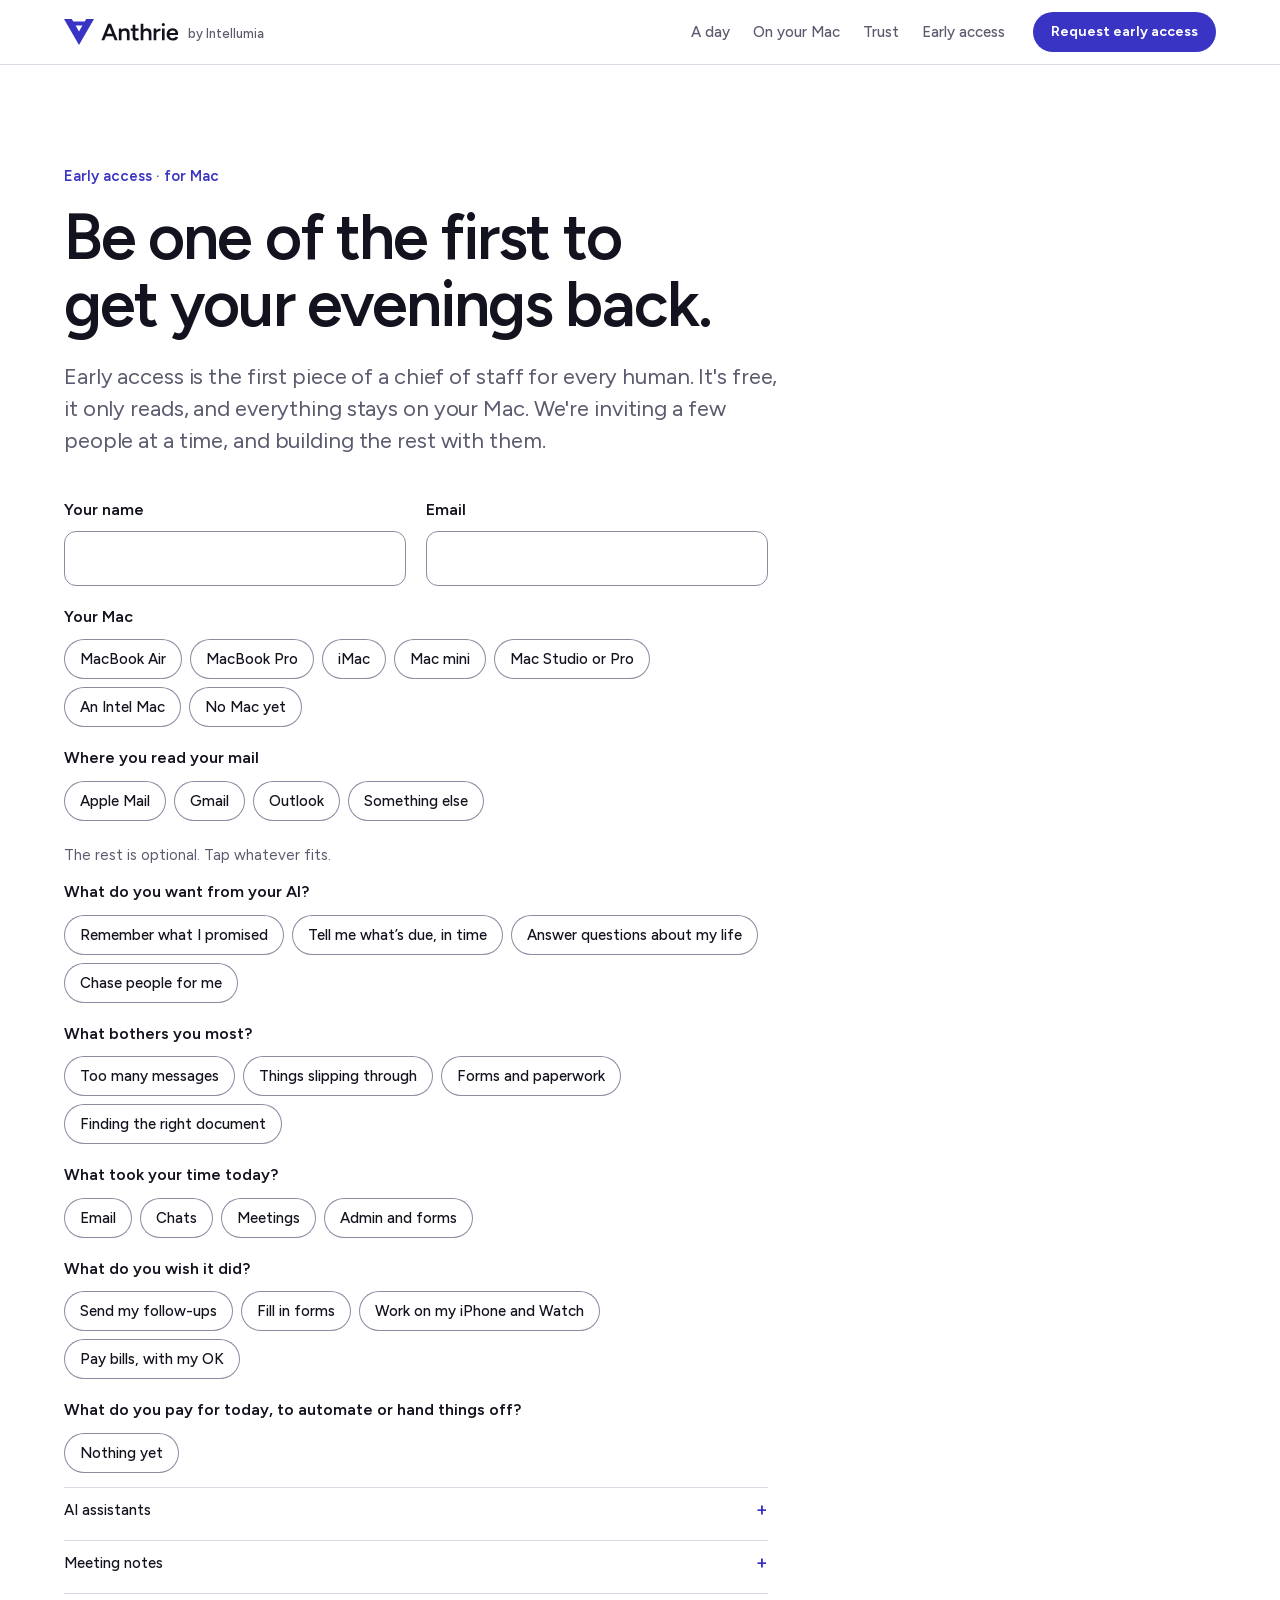
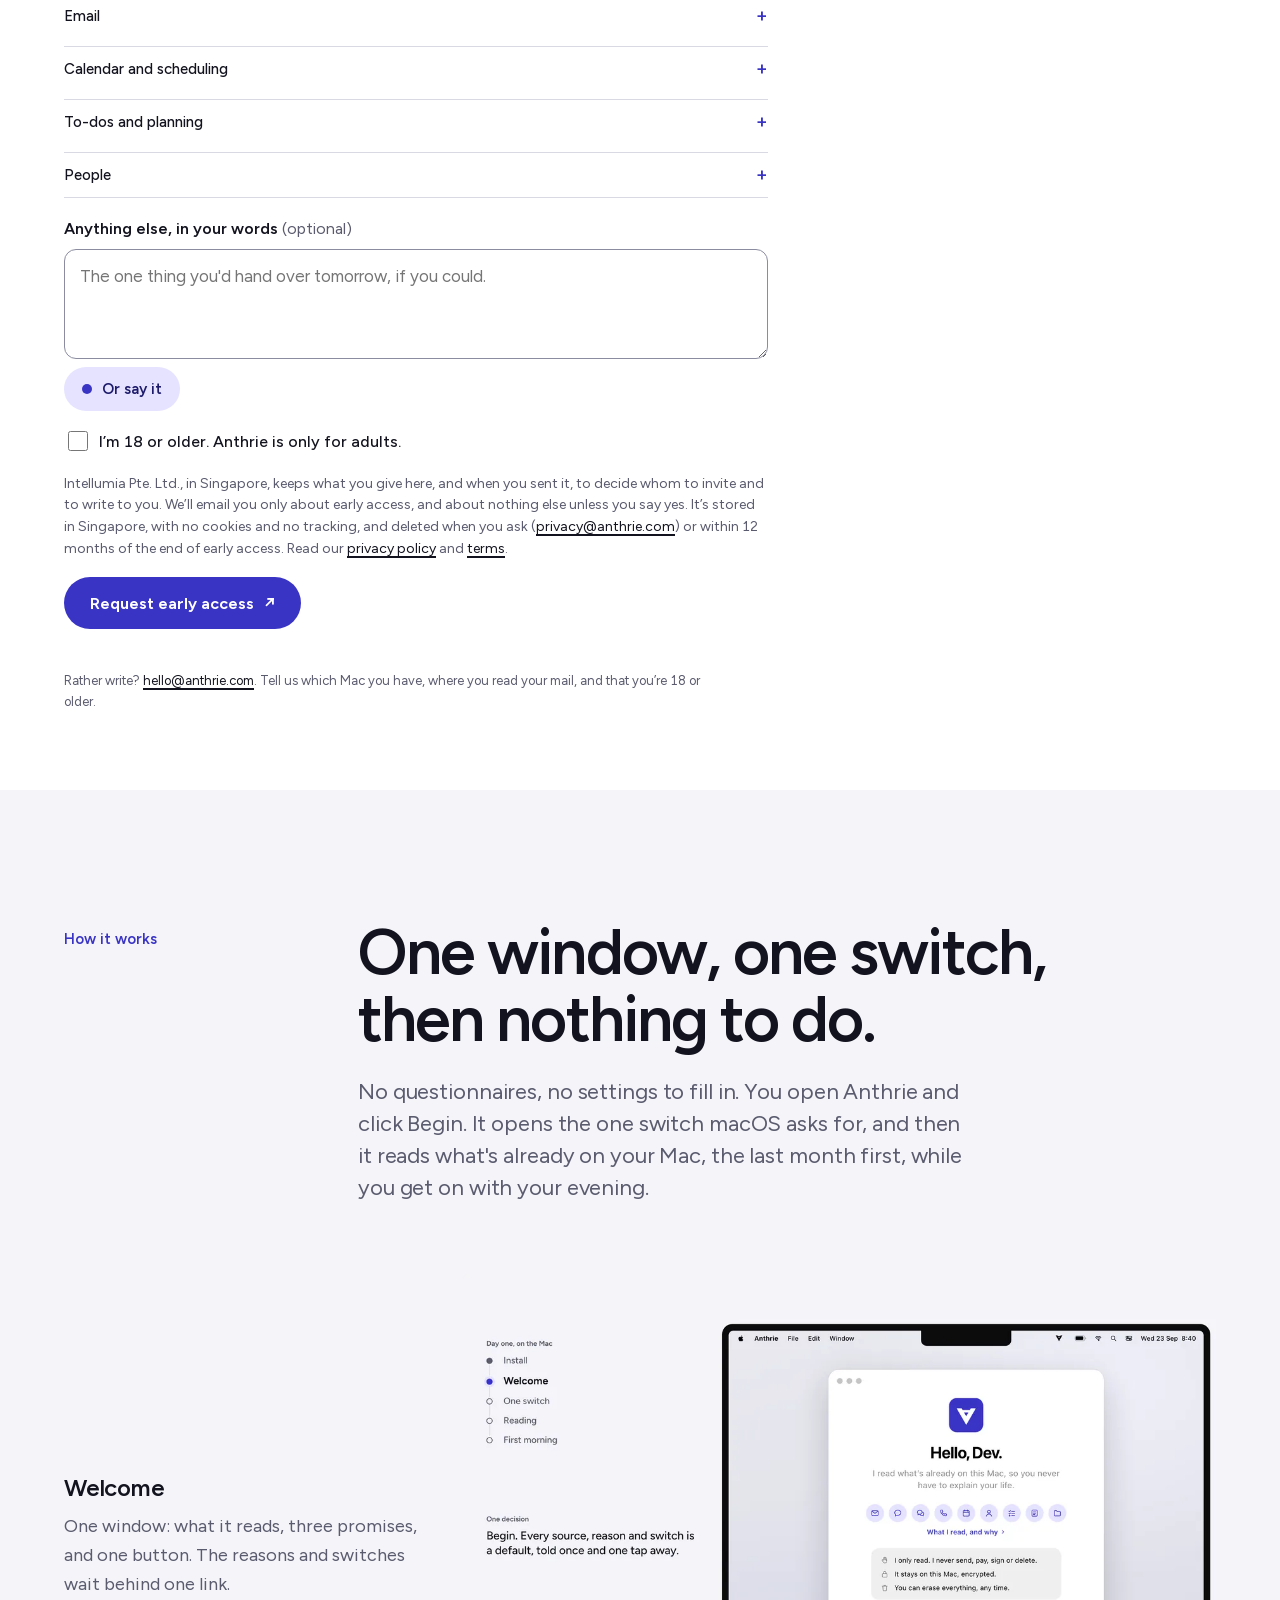
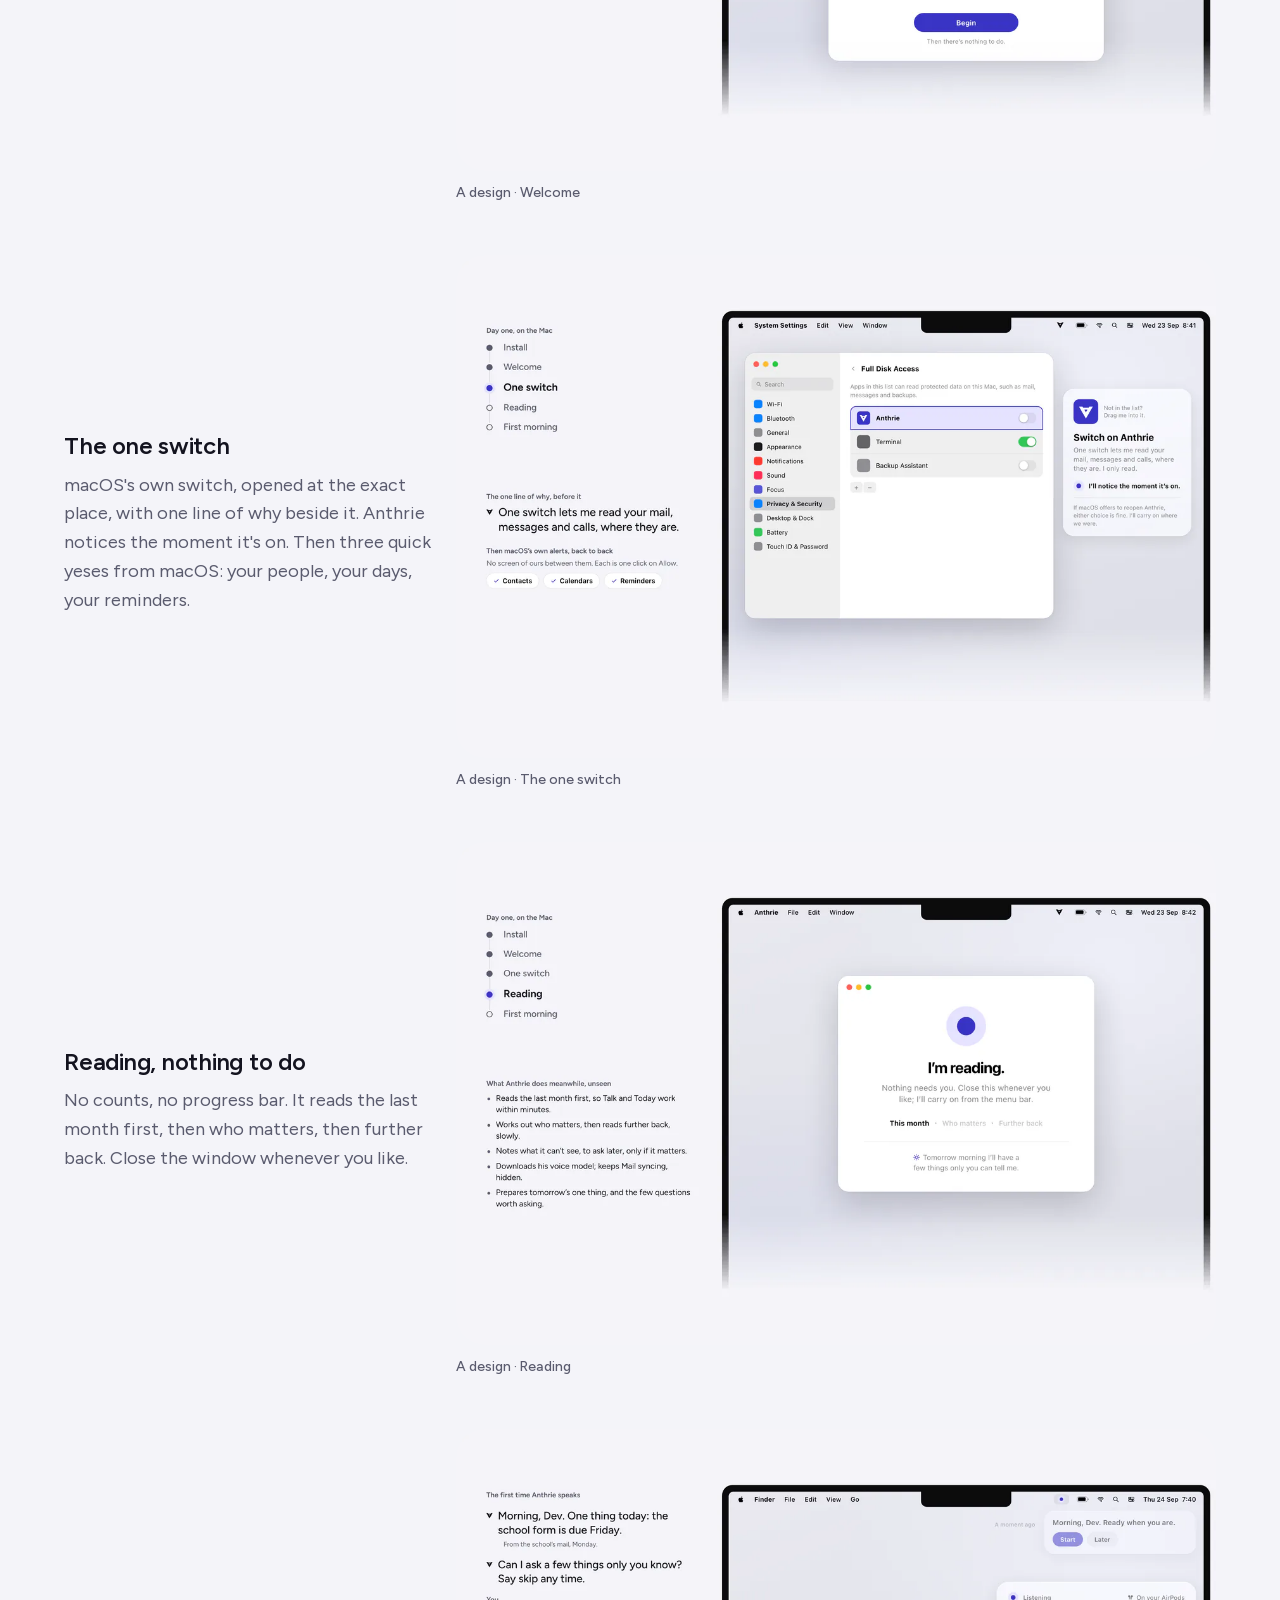
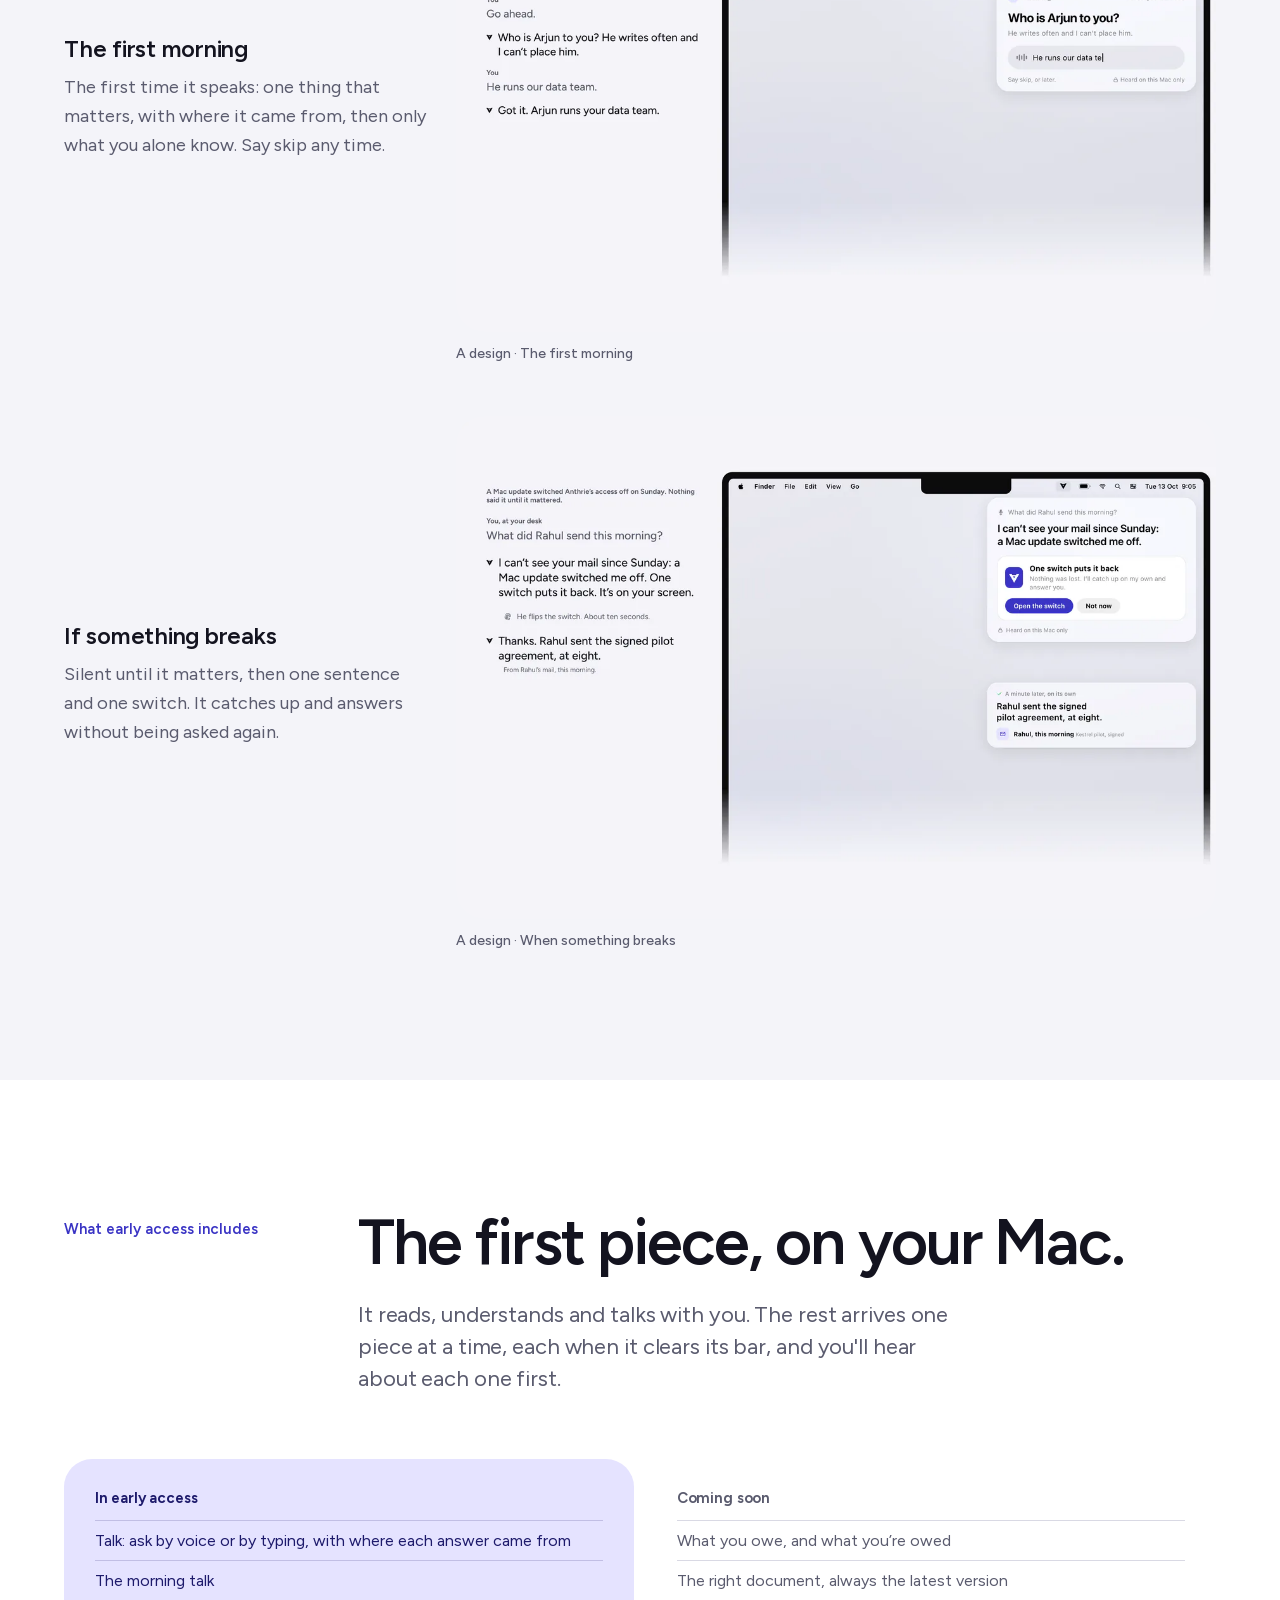
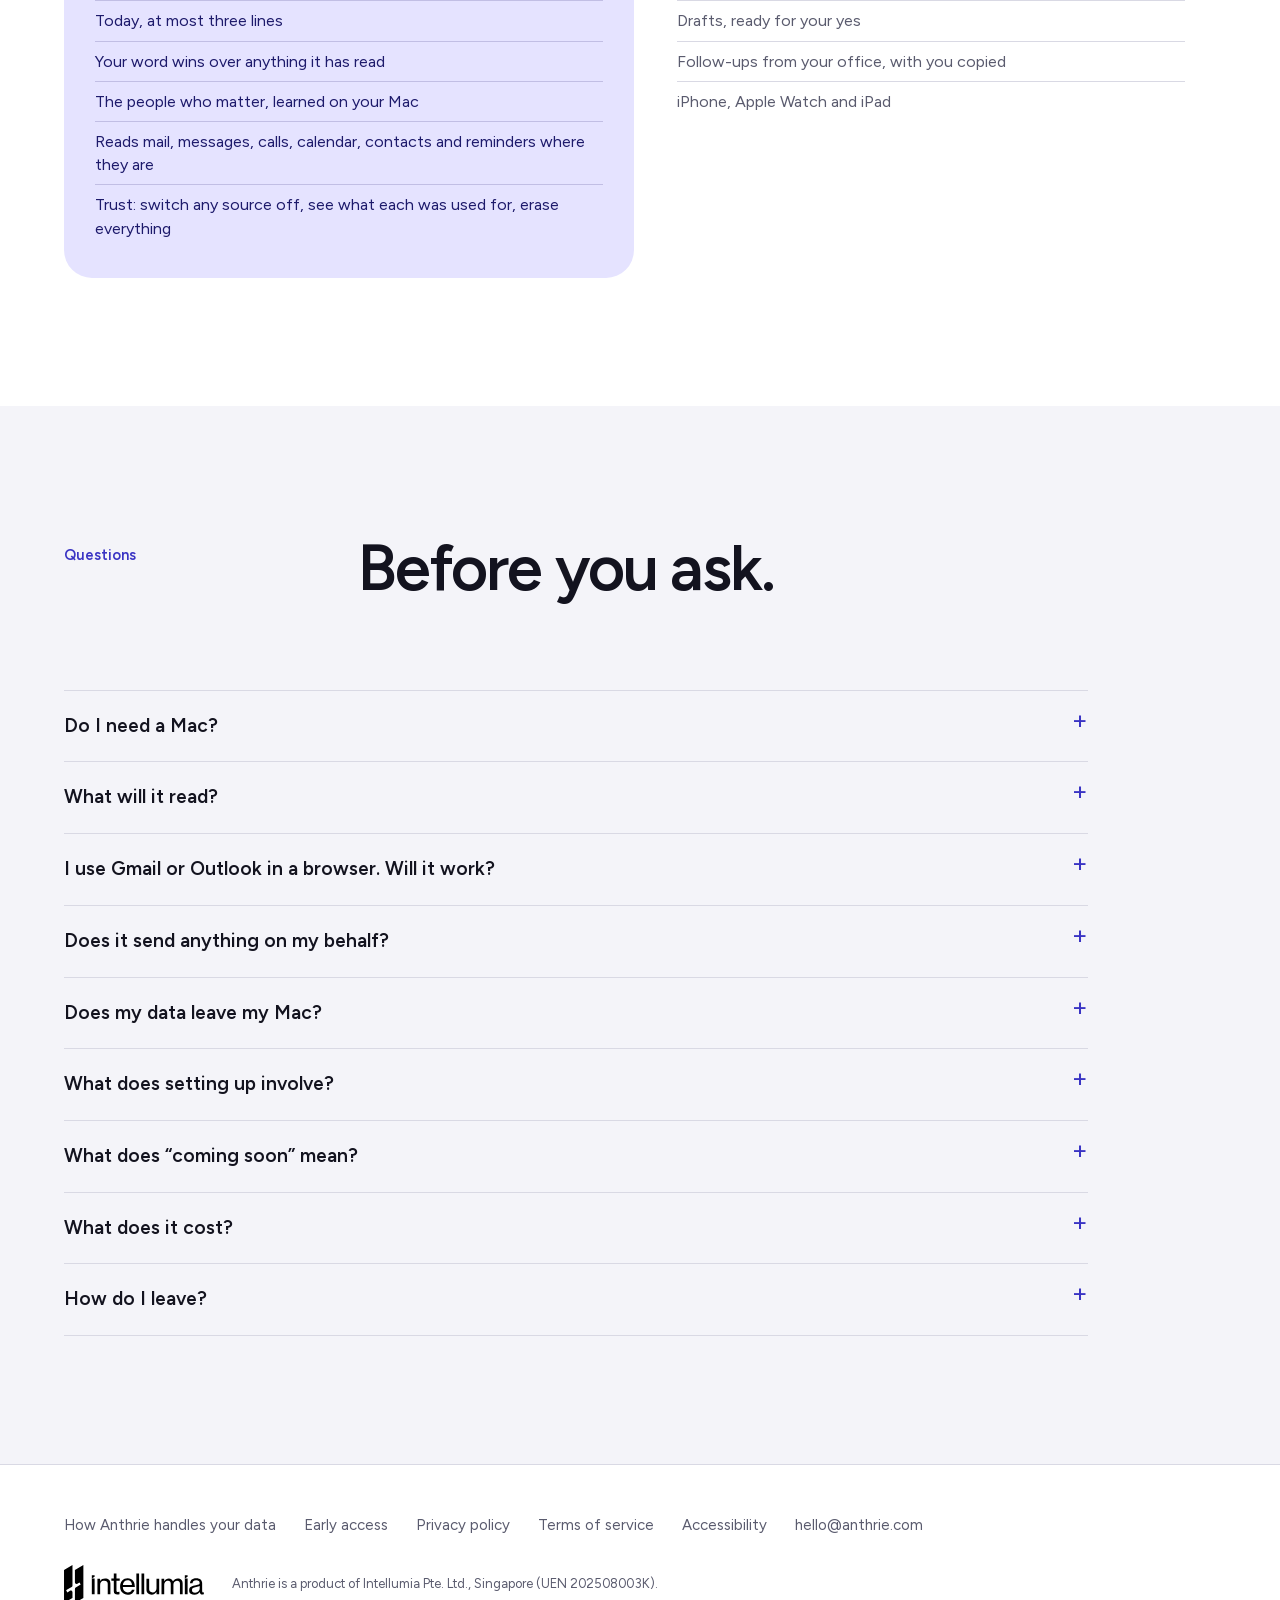
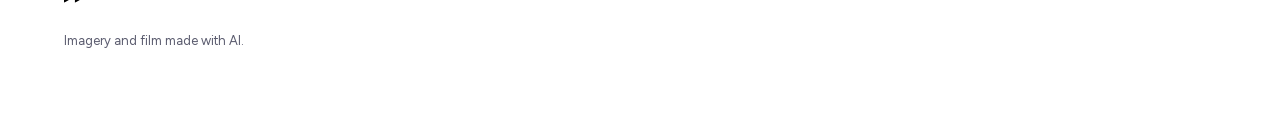
<file: early-access.html>
<!doctype html>
<html lang="en">
<head>
  <meta charset="utf-8">
  <meta name="viewport" content="width=device-width, initial-scale=1">
  <title>Early access · Anthrie</title>
  <meta name="description" content="Anthrie early access: for Mac, read-only, free, and on your Mac alone.">
  <meta property="og:title" content="Early access · Anthrie">
  <meta property="og:description" content="Anthrie early access: for Mac, read-only, free, and on your Mac alone.">
  <meta property="og:image" content="https://anthrie.com/img/og.png">
  <meta property="og:url" content="https://anthrie.com/early-access.html">
  <meta name="twitter:card" content="summary_large_image">
  <link rel="icon" href="img/brand/favicon-32.png" type="image/png" sizes="32x32">
  <link rel="icon" href="img/brand/favicon.svg" type="image/svg+xml">
  <link rel="apple-touch-icon" href="img/brand/apple-touch-icon-180.png">
  <link rel="preload" href="fonts/Figtree-Latin.woff2" as="font" type="font/woff2" crossorigin>
  <link rel="stylesheet" href="style.css?v=13">
</head>
<body class="site">
  <a class="skip" href="#main">Skip to content</a>
  <header class="bar"><div class="c">
    <a class="name" href="/" aria-label="Anthrie, by Intellumia"><svg class="lockup" viewBox="0 0 494.02 129.6" aria-hidden="true" focusable="false"><path class="lockup-mark" d="M0 8.69 L33.75 8.69 L39.99 19.49 L89.61 19.49 L95.85 8.69 L129.6 8.69 L64.8 120.91ZM50.11 37.04 L64.8 62.45 L79.49 37.04Z"/><path fill="currentColor" d="M161.6 100.8 190.33 28.8H203.01L231.74 100.8H219.09L212.06 83.12H181.28L174.25 100.8ZM185.28 72.51H208.05L196.69 43.77ZM236.93 100.8V49.37H247.73L248.21 56.64Q250.74 52.51 254.69 50.33Q258.65 48.14 263.79 48.14Q269.88 48.14 274.26 50.6Q278.64 53.06 281 58.26Q283.36 63.46 283.3 71.79V100.8H271.82V74.47Q271.82 68.32 270.39 64.98Q268.96 61.64 266.44 60.29Q263.92 58.94 260.62 58.89Q254.78 58.81 251.59 62.72Q248.41 66.64 248.41 73.97V100.8ZM313.36 102.03Q305.2 102.03 300.92 97.95Q296.64 93.86 296.64 86.31V59.23H288.11V49.37H296.64V33.33H308.12V49.37H322V59.23H308.12V84.14Q308.12 87.72 309.83 89.57Q311.53 91.42 314.77 91.42Q315.83 91.42 317.03 91Q318.24 90.57 319.84 89.47L324 98.27Q321.4 100.09 318.71 101.06Q316.02 102.03 313.36 102.03ZM331.34 100.8V28.8H342.81V56.36Q345.39 52.34 349.29 50.24Q353.2 48.14 358.19 48.14Q364.29 48.14 368.67 50.6Q373.05 53.06 375.41 58.26Q377.76 63.46 377.71 71.79V100.8H366.23V74.47Q366.23 68.32 364.8 64.98Q363.37 61.64 360.85 60.29Q358.33 58.94 355.03 58.89Q349.19 58.81 346 62.72Q342.81 66.64 342.81 73.97V100.8ZM387.3 100.8V49.37H398.78V58.69Q401.9 53.85 406.81 51.51Q411.73 49.17 416.99 49.17V60.17Q412.33 60.17 408.16 61.46Q404 62.74 401.39 65.64Q398.78 68.53 398.78 73.28V100.8ZM423.26 100.8V49.37H434.74V100.8ZM429.06 39.63Q426.35 39.63 424.32 37.6Q422.29 35.57 422.29 32.86Q422.29 30.05 424.32 28.07Q426.35 26.09 429.06 26.09Q431.87 26.09 433.85 28.07Q435.83 30.05 435.83 32.86Q435.83 35.57 433.85 37.6Q431.87 39.63 429.06 39.63ZM469.2 102.03Q461.64 102.03 455.82 98.59Q450 95.14 446.69 89.07Q443.38 83.01 443.38 75.09Q443.38 67.17 446.75 61.1Q450.12 55.03 456.02 51.58Q461.92 48.14 469.57 48.14Q476.5 48.14 482.03 51.69Q487.57 55.23 490.8 61.9Q494.02 68.56 494.02 77.87H455.27Q455.78 84.32 460.06 88.03Q464.33 91.73 470.23 91.73Q474.94 91.73 478.04 89.61Q481.13 87.49 482.84 84.12L492.99 88.41Q490.89 92.59 487.53 95.66Q484.17 98.74 479.59 100.39Q475 102.03 469.2 102.03ZM455.96 69.04H481.59Q481.28 65.36 479.44 62.92Q477.61 60.49 474.92 59.24Q472.23 58 469.27 58Q466.41 58 463.47 59.21Q460.53 60.41 458.45 62.86Q456.37 65.31 455.96 69.04Z"/></svg><span class="by">by Intellumia</span></a>
    <nav aria-label="Main"><a href="/#day">A day</a><a href="/#product">On your Mac</a><a href="trust.html">Trust</a><a href="early-access.html">Early access</a></nav>
    <a class="btn small" href="early-access.html#request">Request early access</a>
  </div></header>

  <main id="main">
  <section class="page-head"><div class="c prose">
    <p class="eyebrow">Early access · for Mac</p>
    <h1>Be one of the first to get your evenings back.</h1>
    <p class="lead">Early access is the first piece of a chief of staff for every human. It's free, it only reads, and everything stays on your Mac. We're inviting a few people at a time, and building the rest with them.</p>
    <form class="request quick" id="request" method="post" autocomplete="on" data-endpoint="https://waitlist-2qqtvw52hq-as.a.run.app">
      <div class="row2">
        <label>Your name<input name="name" required maxlength="120" autocomplete="name"></label>
        <label>Email<input name="email" type="email" required maxlength="254" autocomplete="email"></label>
      </div>
      <fieldset class="chips"><legend>Your Mac</legend>
        <label class="pick"><input type="radio" name="mac" value="air" required><span>MacBook Air</span></label>
        <label class="pick"><input type="radio" name="mac" value="pro"><span>MacBook Pro</span></label>
        <label class="pick"><input type="radio" name="mac" value="imac"><span>iMac</span></label>
        <label class="pick"><input type="radio" name="mac" value="mini"><span>Mac mini</span></label>
        <label class="pick"><input type="radio" name="mac" value="studio"><span>Mac Studio or Pro</span></label>
        <label class="pick"><input type="radio" name="mac" value="intel"><span>An Intel Mac</span></label>
        <label class="pick"><input type="radio" name="mac" value="none"><span>No Mac yet</span></label>
      </fieldset>
      <fieldset class="chips"><legend>Where you read your mail</legend>
        <label class="pick"><input type="radio" name="mail" value="apple" required><span>Apple Mail</span></label>
        <label class="pick"><input type="radio" name="mail" value="gmail"><span>Gmail</span></label>
        <label class="pick"><input type="radio" name="mail" value="outlook"><span>Outlook</span></label>
        <label class="pick"><input type="radio" name="mail" value="other"><span>Something else</span></label>
      </fieldset>
      <p class="hint">The rest is optional. Tap whatever fits.</p>
      <fieldset class="chips"><legend>What do you want from your AI?</legend>
        <label class="pick"><input type="checkbox" name="want" value="promises"><span>Remember what I promised</span></label>
        <label class="pick"><input type="checkbox" name="want" value="due"><span>Tell me what’s due, in time</span></label>
        <label class="pick"><input type="checkbox" name="want" value="answers"><span>Answer questions about my life</span></label>
        <label class="pick"><input type="checkbox" name="want" value="chase"><span>Chase people for me</span></label>
      </fieldset>
      <fieldset class="chips"><legend>What bothers you most?</legend>
        <label class="pick"><input type="checkbox" name="bothers" value="volume"><span>Too many messages</span></label>
        <label class="pick"><input type="checkbox" name="bothers" value="slipping"><span>Things slipping through</span></label>
        <label class="pick"><input type="checkbox" name="bothers" value="paperwork"><span>Forms and paperwork</span></label>
        <label class="pick"><input type="checkbox" name="bothers" value="finding"><span>Finding the right document</span></label>
      </fieldset>
      <fieldset class="chips"><legend>What took your time today?</legend>
        <label class="pick"><input type="checkbox" name="wasted" value="email"><span>Email</span></label>
        <label class="pick"><input type="checkbox" name="wasted" value="chats"><span>Chats</span></label>
        <label class="pick"><input type="checkbox" name="wasted" value="meetings"><span>Meetings</span></label>
        <label class="pick"><input type="checkbox" name="wasted" value="admin"><span>Admin and forms</span></label>
      </fieldset>
      <fieldset class="chips"><legend>What do you wish it did?</legend>
        <label class="pick"><input type="checkbox" name="wish" value="followups"><span>Send my follow-ups</span></label>
        <label class="pick"><input type="checkbox" name="wish" value="forms"><span>Fill in forms</span></label>
        <label class="pick"><input type="checkbox" name="wish" value="iphone"><span>Work on my iPhone and Watch</span></label>
        <label class="pick"><input type="checkbox" name="wish" value="bills"><span>Pay bills, with my OK</span></label>
      </fieldset>
      <fieldset class="chips pays"><legend>What do you pay for today, to automate or hand things off?</legend>
        <label class="pick"><input type="checkbox" name="pays" value="nothing"><span>Nothing yet</span></label>
        <details class="group"><summary><span class="t">AI assistants</span><span class="n"></span></summary><div class="opts">
          <label class="pick"><input type="checkbox" name="pays_ai" value="chatgpt"><span>ChatGPT Plus or Pro</span></label>
          <label class="pick"><input type="checkbox" name="pays_ai" value="claude"><span>Claude Pro or Max</span></label>
          <label class="pick"><input type="checkbox" name="pays_ai" value="gemini"><span>Gemini</span></label>
          <label class="pick"><input type="checkbox" name="pays_ai" value="perplexity"><span>Perplexity Pro</span></label>
          <label class="pick"><input type="checkbox" name="pays_ai" value="copilot"><span>Microsoft Copilot</span></label>
        </div></details>
        <details class="group"><summary><span class="t">Meeting notes</span><span class="n"></span></summary><div class="opts">
          <label class="pick"><input type="checkbox" name="pays_meetings" value="otter"><span>Otter</span></label>
          <label class="pick"><input type="checkbox" name="pays_meetings" value="fireflies"><span>Fireflies</span></label>
          <label class="pick"><input type="checkbox" name="pays_meetings" value="granola"><span>Granola</span></label>
          <label class="pick"><input type="checkbox" name="pays_meetings" value="fathom"><span>Fathom</span></label>
          <label class="pick"><input type="checkbox" name="pays_meetings" value="readai"><span>Read.ai</span></label>
          <label class="pick"><input type="checkbox" name="pays_meetings" value="zoom_teams"><span>Zoom AI or Teams Premium</span></label>
        </div></details>
        <details class="group"><summary><span class="t">Email</span><span class="n"></span></summary><div class="opts">
          <label class="pick"><input type="checkbox" name="pays_email" value="superhuman"><span>Superhuman</span></label>
          <label class="pick"><input type="checkbox" name="pays_email" value="shortwave"><span>Shortwave</span></label>
          <label class="pick"><input type="checkbox" name="pays_email" value="sanebox"><span>SaneBox</span></label>
          <label class="pick"><input type="checkbox" name="pays_email" value="spark"><span>Spark</span></label>
          <label class="pick"><input type="checkbox" name="pays_email" value="workspace_ai"><span>Gmail or Workspace AI</span></label>
        </div></details>
        <details class="group"><summary><span class="t">Calendar and scheduling</span><span class="n"></span></summary><div class="opts">
          <label class="pick"><input type="checkbox" name="pays_calendar" value="calendly"><span>Calendly</span></label>
          <label class="pick"><input type="checkbox" name="pays_calendar" value="calcom"><span>Cal.com</span></label>
          <label class="pick"><input type="checkbox" name="pays_calendar" value="reclaim"><span>Reclaim</span></label>
          <label class="pick"><input type="checkbox" name="pays_calendar" value="motion"><span>Motion</span></label>
          <label class="pick"><input type="checkbox" name="pays_calendar" value="clockwise"><span>Clockwise</span></label>
        </div></details>
        <details class="group"><summary><span class="t">To-dos and planning</span><span class="n"></span></summary><div class="opts">
          <label class="pick"><input type="checkbox" name="pays_todo" value="todoist"><span>Todoist</span></label>
          <label class="pick"><input type="checkbox" name="pays_todo" value="things"><span>Things</span></label>
          <label class="pick"><input type="checkbox" name="pays_todo" value="ticktick"><span>TickTick</span></label>
          <label class="pick"><input type="checkbox" name="pays_todo" value="sunsama"><span>Sunsama</span></label>
          <label class="pick"><input type="checkbox" name="pays_todo" value="notion"><span>Notion</span></label>
        </div></details>
        <details class="group"><summary><span class="t">People</span><span class="n"></span></summary><div class="opts">
          <label class="pick"><input type="checkbox" name="pays_people" value="ea_pa"><span>A human EA or PA</span></label>
          <label class="pick"><input type="checkbox" name="pays_people" value="va"><span>A virtual assistant</span></label>
          <label class="pick"><input type="checkbox" name="pays_people" value="family_staff"><span>Family or staff who help</span></label>
        </div></details>
      </fieldset>
      <fieldset class="chips" id="spend"><legend>About how much, a month? <span class="opt">In US dollars; roughly the same in your currency is fine.</span></legend>
        <label class="pick"><input type="radio" name="spend" value="lt20"><span>Under $20</span></label>
        <label class="pick"><input type="radio" name="spend" value="20to50"><span>$20–50</span></label>
        <label class="pick"><input type="radio" name="spend" value="50to100"><span>$50–100</span></label>
        <label class="pick"><input type="radio" name="spend" value="100to300"><span>$100–300</span></label>
        <label class="pick"><input type="radio" name="spend" value="300plus"><span>$300 or more</span></label>
      </fieldset>
      <div class="say-or-write">
        <label for="words">Anything else, in your words <span class="opt">(optional)</span></label>
        <textarea id="words" name="words" rows="3" maxlength="1000" placeholder="The one thing you'd hand over tomorrow, if you could."></textarea>
        <!-- Speak instead: recorded in this browser, at most a minute, played back, and sent only with the box ticked. -->
        <div class="voice" hidden>
          <button type="button" class="rec"><span class="rdot" aria-hidden="true"></span><span class="rec-label">Or say it</span></button>
          <span class="timer" aria-live="polite"></span>
          <audio class="playback" controls hidden></audio>
          <button type="button" class="discard go" hidden>Remove it</button>
          <label class="consent" hidden><input type="checkbox" name="voice_consent" value="yes"> Send my voice note too. I agree that Anthrie’s team may listen to it, only to understand my request. It is kept privately in Singapore, never used to train AI or to recognise my voice, and deleted when I ask, 12 months after early access ends, or 18 months after I send it, whichever comes first.</label>
        </div>
      </div>
      <label class="hp" aria-hidden="true">Website<input name="website" tabindex="-1" autocomplete="off"></label>
      <!-- The privacy policy and terms this form links to; the waitlist records it with each request. Change it with them. -->
      <input type="hidden" name="policy" value="2026-09-28">
      <label class="check age"><input type="checkbox" name="age_ok" value="yes" required> <span>I’m 18 or older. Anthrie is only for adults.</span></label>
      <p class="fine notice" id="notice">Intellumia Pte. Ltd., in Singapore, keeps what you give here, and when you sent it, to decide whom to invite and to write to you. We’ll email you only about early access, and about nothing else unless you say yes. It’s stored in Singapore, with no cookies and no tracking, and deleted when you ask (<a href="mailto:privacy@anthrie.com?subject=Delete%20my%20early-access%20request">privacy@anthrie.com</a>) or within 12 months of the end of early access. Read our <a href="privacy.html#early-access">privacy policy</a> and <a href="terms.html">terms</a>.</p>
      <button class="btn" type="submit" aria-describedby="notice">Request early access <span aria-hidden="true">↗</span></button>
      <p class="status" role="status" aria-live="polite"></p>
      <noscript><p class="fine">This form needs JavaScript. Or write to us at the address below.</p></noscript>
    </form>
    <p class="fine">Rather write? <a href="mailto:hello@anthrie.com?subject=Early%20access%20to%20Anthrie&body=Hi%2C%0A%0AI%27d%20like%20early%20access%20to%20Anthrie.%0A%0A1.%20My%20Mac%3A%0A2.%20Where%20I%20read%20my%20mail%3A%0A3.%20I%27m%2018%20or%20older%3A%20yes%0A%0AThanks%2C%0A">hello@anthrie.com</a>. Tell us which Mac you have, where you read your mail, and that you’re 18 or older.</p>
    <script>
      (function () {
        var form = document.getElementById('request');
        var status = form.querySelector('.status');

        // What they pay for: "Nothing yet" is one tap and clears the rest; each group shows how many are ticked;
        // "About how much, a month?" appears once anything is ticked.
        var spend = document.getElementById('spend');
        var nothing = form.querySelector('input[name="pays"][value="nothing"]');
        var paid = form.querySelectorAll('.pays .group input');
        function syncPays() {
          var any = false;
          form.querySelectorAll('.pays .group').forEach(function (g) {
            var n = g.querySelectorAll('input:checked').length;
            g.querySelector('.n').textContent = n ? String(n) : '';
            if (n) any = true;
          });
          spend.hidden = !any;
          if (!any) spend.querySelectorAll('input').forEach(function (i) { i.checked = false; });
        }
        nothing.addEventListener('change', function () {
          if (nothing.checked) {
            paid.forEach(function (b) { b.checked = false; });
            form.querySelectorAll('.pays .group').forEach(function (g) { g.open = false; });
          }
          syncPays();
        });
        paid.forEach(function (b) { b.addEventListener('change', function () { if (b.checked) nothing.checked = false; syncPays(); }); });
        syncPays();

        // Speak instead of writing: MediaRecorder, a minute at most, played back before it is sent.
        var voice = form.querySelector('.voice'), note = null, seconds = 0;
        var TYPES = ['audio/webm;codecs=opus', 'audio/mp4', 'audio/ogg;codecs=opus', 'audio/webm'];
        var type = window.MediaRecorder && navigator.mediaDevices && navigator.mediaDevices.getUserMedia
          ? TYPES.filter(function (t) { return MediaRecorder.isTypeSupported(t); })[0] : null;
        if (type) {
          voice.hidden = false;
          var rec = voice.querySelector('.rec'), label = voice.querySelector('.rec-label'), timer = voice.querySelector('.timer');
          var playback = voice.querySelector('.playback'), discard = voice.querySelector('.discard'), consent = voice.querySelector('.consent');
          var recorder = null, started = 0, tick = null, stopAt = null;
          function clock(s) { s = Math.min(60, Math.floor(s)); return '0:' + (s < 10 ? '0' : '') + s + ' of 1:00'; }
          function reset() {
            note = null; seconds = 0; playback.hidden = true; playback.removeAttribute('src'); discard.hidden = true;
            consent.hidden = true; consent.querySelector('input').checked = false; timer.textContent = ''; label.textContent = 'Or say it';
          }
          rec.addEventListener('click', function () {
            if (recorder && recorder.state === 'recording') { recorder.stop(); return; }
            reset();
            navigator.mediaDevices.getUserMedia({ audio: true }).then(function (stream) {
              var chunks = [];
              recorder = new MediaRecorder(stream, { mimeType: type, audioBitsPerSecond: 48000 });
              recorder.ondataavailable = function (e) { if (e.data.size) chunks.push(e.data); };
              recorder.onstop = function () {
                clearInterval(tick); clearTimeout(stopAt);
                stream.getTracks().forEach(function (t) { t.stop(); });
                seconds = Math.min(60, (Date.now() - started) / 1000);
                note = new Blob(chunks, { type: type.split(';')[0] });
                playback.src = URL.createObjectURL(note); playback.hidden = false;
                discard.hidden = false; consent.hidden = false;
                label.textContent = 'Record again'; rec.classList.remove('on');
                timer.textContent = 'Play it back, then tick the box to send it.';
              };
              recorder.start(1000); started = Date.now(); rec.classList.add('on'); label.textContent = 'Stop';
              timer.textContent = clock(0);
              tick = setInterval(function () { timer.textContent = clock((Date.now() - started) / 1000); }, 250);
              stopAt = setTimeout(function () { if (recorder.state === 'recording') recorder.stop(); }, 60000);
            }).catch(function () { timer.textContent = 'The microphone isn’t available. You can write instead.'; });
          });
          discard.addEventListener('click', reset);
        }

        form.addEventListener('submit', function (e) {
          e.preventDefault();
          if (!form.reportValidity()) return;
          var data = new FormData(form);
          data.delete('voice_consent');
          if (note) {
            if (!form.querySelector('input[name="voice_consent"]').checked) {
              status.textContent = 'To send your voice note, tick the box under it, or remove it.'; return;
            }
            var ext = note.type.indexOf('mp4') >= 0 ? 'mp4' : (note.type.indexOf('ogg') >= 0 ? 'ogg' : 'webm');
            data.append('voice', note, 'voice.' + ext);
            data.append('voice_seconds', seconds.toFixed(1));
            data.append('voice_consent', 'yes');
          }
          var button = form.querySelector('button[type="submit"]');
          var email = String(data.get('email') || '');
          button.disabled = true; status.textContent = 'Sending…';
          fetch(form.getAttribute('data-endpoint'), { method: 'POST', body: data })
            .then(function (r) { return r.json().then(function (j) { return { ok: r.ok && j.ok, j: j }; }); })
            .then(function (res) {
              if (res.ok) {
                var h = document.createElement('h3'), p = document.createElement('p');
                h.textContent = 'Thank you. You’re on the list.'; p.className = 'lead';
                p.textContent = 'We invite a few people at a time and read every request. We’ll write to you at ' + email + ', only about early access.';
                form.replaceChildren(h, p);
              }
              else { button.disabled = false; status.textContent = (res.j && res.j.error) || 'That didn’t go through. Please try again, or write to hello@anthrie.com.'; }
            })
            .catch(function () { button.disabled = false; status.textContent = 'That didn’t go through. Please try again, or write to hello@anthrie.com.'; });
        });
      })();
    </script>
  </div></section>

  <section class="s alt" id="how"><div class="c">
    <div class="head"><p class="eyebrow">How it works</p><div>
      <h2>One window, one switch, then nothing to do.</h2>
      <p class="lead">No questionnaires, no settings to fill in. You open Anthrie and click Begin. It opens the one switch macOS asks for, and then it reads what's already on your Mac, the last month first, while you get on with your evening.</p>
    </div></div>
    <ol class="journey">
      <li>
        <div class="txt"><h3>Welcome</h3><p>One window: what it reads, three promises, and one button. The reasons and switches wait behind one link.</p></div>
        <figure class="design"><picture><source media="(prefers-color-scheme: dark)" srcset="img/design/i-welcome-dark.webp"><img src="img/design/i-welcome-light.webp" width="1600" height="1060" loading="lazy" decoding="async" alt="A design: on the Mac, a single welcome window greets Dev by name, shows the sources Anthrie reads with a link to what and why, three promises (it only reads, it stays on this Mac, erase any time) and one Begin button."></picture><figcaption class="cap">A design · Welcome</figcaption></figure>
      </li>
      <li>
        <div class="txt"><h3>The one switch</h3><p>macOS's own switch, opened at the exact place, with one line of why beside it. Anthrie notices the moment it's on. Then three quick yeses from macOS: your people, your days, your reminders.</p></div>
        <figure class="design"><picture><source media="(prefers-color-scheme: dark)" srcset="img/design/j-one-switch-dark.webp"><img src="img/design/j-one-switch-light.webp" width="1600" height="1060" loading="lazy" decoding="async" alt="A design: System Settings is open at Full Disk Access with Anthrie highlighted in the list; beside it an Anthrie helper says switch on Anthrie, one switch lets me read your mail, messages and calls, and I'll notice the moment it's on."></picture><figcaption class="cap">A design · The one switch</figcaption></figure>
      </li>
      <li>
        <div class="txt"><h3>Reading, nothing to do</h3><p>No counts, no progress bar. It reads the last month first, then who matters, then further back. Close the window whenever you like.</p></div>
        <figure class="design"><picture><source media="(prefers-color-scheme: dark)" srcset="img/design/k-reading-dark.webp"><img src="img/design/k-reading-light.webp" width="1600" height="1060" loading="lazy" decoding="async" alt="A design: a quiet window with a breathing dot says I'm reading, nothing needs you, close this whenever you like; beneath, the words this month, who matters, further back, and tomorrow morning I'll have a few things only you can tell me."></picture><figcaption class="cap">A design · Reading</figcaption></figure>
      </li>
      <li>
        <div class="txt"><h3>The first morning</h3><p>The first time it speaks: one thing that matters, with where it came from, then only what you alone know. Say skip any time.</p></div>
        <figure class="design"><picture><source media="(prefers-color-scheme: dark)" srcset="img/design/l-first-morning-dark.webp"><img src="img/design/l-first-morning-light.webp" width="1600" height="1060" loading="lazy" decoding="async" alt="A design: in the morning on the Mac with AirPods, a menu bar panel asks who Arjun is, with the answer appearing as Dev speaks; the offer, Morning Dev, ready when you are, sits above it."></picture><figcaption class="cap">A design · The first morning</figcaption></figure>
      </li>
      <li>
        <div class="txt"><h3>If something breaks</h3><p>Silent until it matters, then one sentence and one switch. It catches up and answers without being asked again.</p></div>
        <figure class="design"><picture><source media="(prefers-color-scheme: dark)" srcset="img/design/m-recovery-dark.webp"><img src="img/design/m-recovery-light.webp" width="1600" height="1060" loading="lazy" decoding="async" alt="A design: asked what Rahul sent, Anthrie says a Mac update switched off its access to mail on Sunday and offers the one switch; a minute later it answers on its own that Rahul sent the signed pilot agreement at eight."></picture><figcaption class="cap">A design · When something breaks</figcaption></figure>
      </li>
    </ol>
  </div></section>

  <!-- The one list of what is in early access and what is coming. Flip a label by moving its <li>. -->
  <section class="s" id="includes"><div class="c">
    <div class="head"><p class="eyebrow">What early access includes</p><div>
      <h2>The first piece, on your Mac.</h2>
      <p class="lead">It reads, understands and talks with you. The rest arrives one piece at a time, each when it clears its bar, and you'll hear about each one first.</p>
    </div></div>
    <div class="status-lists" id="status">
      <div class="status-group now" data-status="now">
        <h3>In early access</h3>
        <ul>
          <li data-feature="talk">Talk: ask by voice or by typing, with where each answer came from</li>
          <li data-feature="morning">The morning talk</li>
          <li data-feature="today">Today, at most three lines</li>
          <li data-feature="word">Your word wins over anything it has read</li>
          <li data-feature="people">The people who matter, learned on your Mac</li>
          <li data-feature="reads">Reads mail, messages, calls, calendar, contacts and reminders where they are</li>
          <li data-feature="trust">Trust: switch any source off, see what each was used for, erase everything</li>
        </ul>
      </div>
      <div class="status-group soon" data-status="soon">
        <h3>Coming soon</h3>
        <ul>
          <li data-feature="owe">What you owe, and what you’re owed</li>
          <li data-feature="document">The right document, always the latest version</li>
          <li data-feature="drafts">Drafts, ready for your yes</li>
          <li data-feature="followups">Follow-ups from your office, with you copied</li>
          <li data-feature="devices">iPhone, Apple Watch and iPad</li>
        </ul>
      </div>
    </div>
  </div></section>

  <section class="s alt" id="faq"><div class="c">
    <div class="head"><p class="eyebrow">Questions</p><div><h2>Before you ask.</h2></div></div>
    <div class="faq">
    <details><summary>Do I need a Mac?</summary><p>Yes. In early access Anthrie runs on a Mac with Apple silicon (M1 or later) on macOS 26. The Mac is where it can read your mail, messages and calls in place, things no phone app is allowed to see. iPhone, Apple Watch and iPad come later.</p></details>
    <details><summary>What will it read?</summary><p>Only what you choose: Mail and the documents attached to it, Messages, calls from your iPhone, Calendar, Contacts, Reminders, the titles of your Notes, WhatsApp's notifications, and the names of files in your folders. It shows you each one, why, and what it will never do with it.</p></details>
    <details><summary>I use Gmail or Outlook in a browser. Will it work?</summary><p>Yes. Connect the account to your Mac once (System Settings › Internet Accounts) with Mail, Calendars and Contacts on, and keep reading it wherever you like. Your Mac keeps a copy that Anthrie can read.</p></details>
    <details><summary>Does it send anything on my behalf?</summary><p>Not in early access: it only reads. It never sends, pays, signs, books or deletes. Drafts and follow-ups from your office come later: one kind of task at a time, and only with your say.</p></details>
    <details><summary>Does my data leave my Mac?</summary><p>No. In early access everything Anthrie reads and learns stays on your Mac, encrypted, and it hears you on your Mac alone. No server of ours sees your data. The details are <a href="trust.html">here, in plain words</a>.</p></details>
    <details><summary>What does setting up involve?</summary><p>You open Anthrie and click Begin. It opens the one switch macOS asks for, and macOS asks three quick yeses for your contacts, calendars and reminders. Then there's nothing to do: it reads what's recent first, and further back while your Mac is on.</p></details>
    <details><summary>What does “coming soon” mean?</summary><p>That we're building it and it isn't in the app yet. We don't give dates we can't keep: each piece arrives when it clears its bar, and early access members hear about it first.</p></details>
    <details><summary>What does it cost?</summary><p>Early access is free. We'll tell you about pricing well before it changes, and you can always erase everything and leave.</p></details>
    <details><summary>How do I leave?</summary><p>Erase everything from inside the app, then drag it to the Bin. Your own mail, messages and files are never touched.</p></details>
    </div>
  </div></section>
  </main>

  <footer class="foot"><div class="c">
    <div class="links">
      <a href="trust.html">How Anthrie handles your data</a>
      <a href="early-access.html">Early access</a>
      <a href="privacy.html">Privacy policy</a>
      <a href="terms.html">Terms of service</a>
      <a href="accessibility.html">Accessibility</a>
      <a href="mailto:hello@anthrie.com">hello@anthrie.com</a>
    </div>
    <div class="maker">
      <a href="https://intellumia.com" aria-label="Intellumia"><img class="ink-light" src="img/brand/primary-black.svg" alt="Intellumia" width="140" height="38"><img class="ink-dark" src="img/brand/primary-white.svg" alt="Intellumia" width="140" height="38"></a>
      <p class="fine">Anthrie is a product of Intellumia Pte. Ltd., Singapore (UEN 202508003K).</p>
    </div>
    <p class="fine made">Imagery and film made with AI.</p>
  </div></footer>
</body>
</html>
</file>
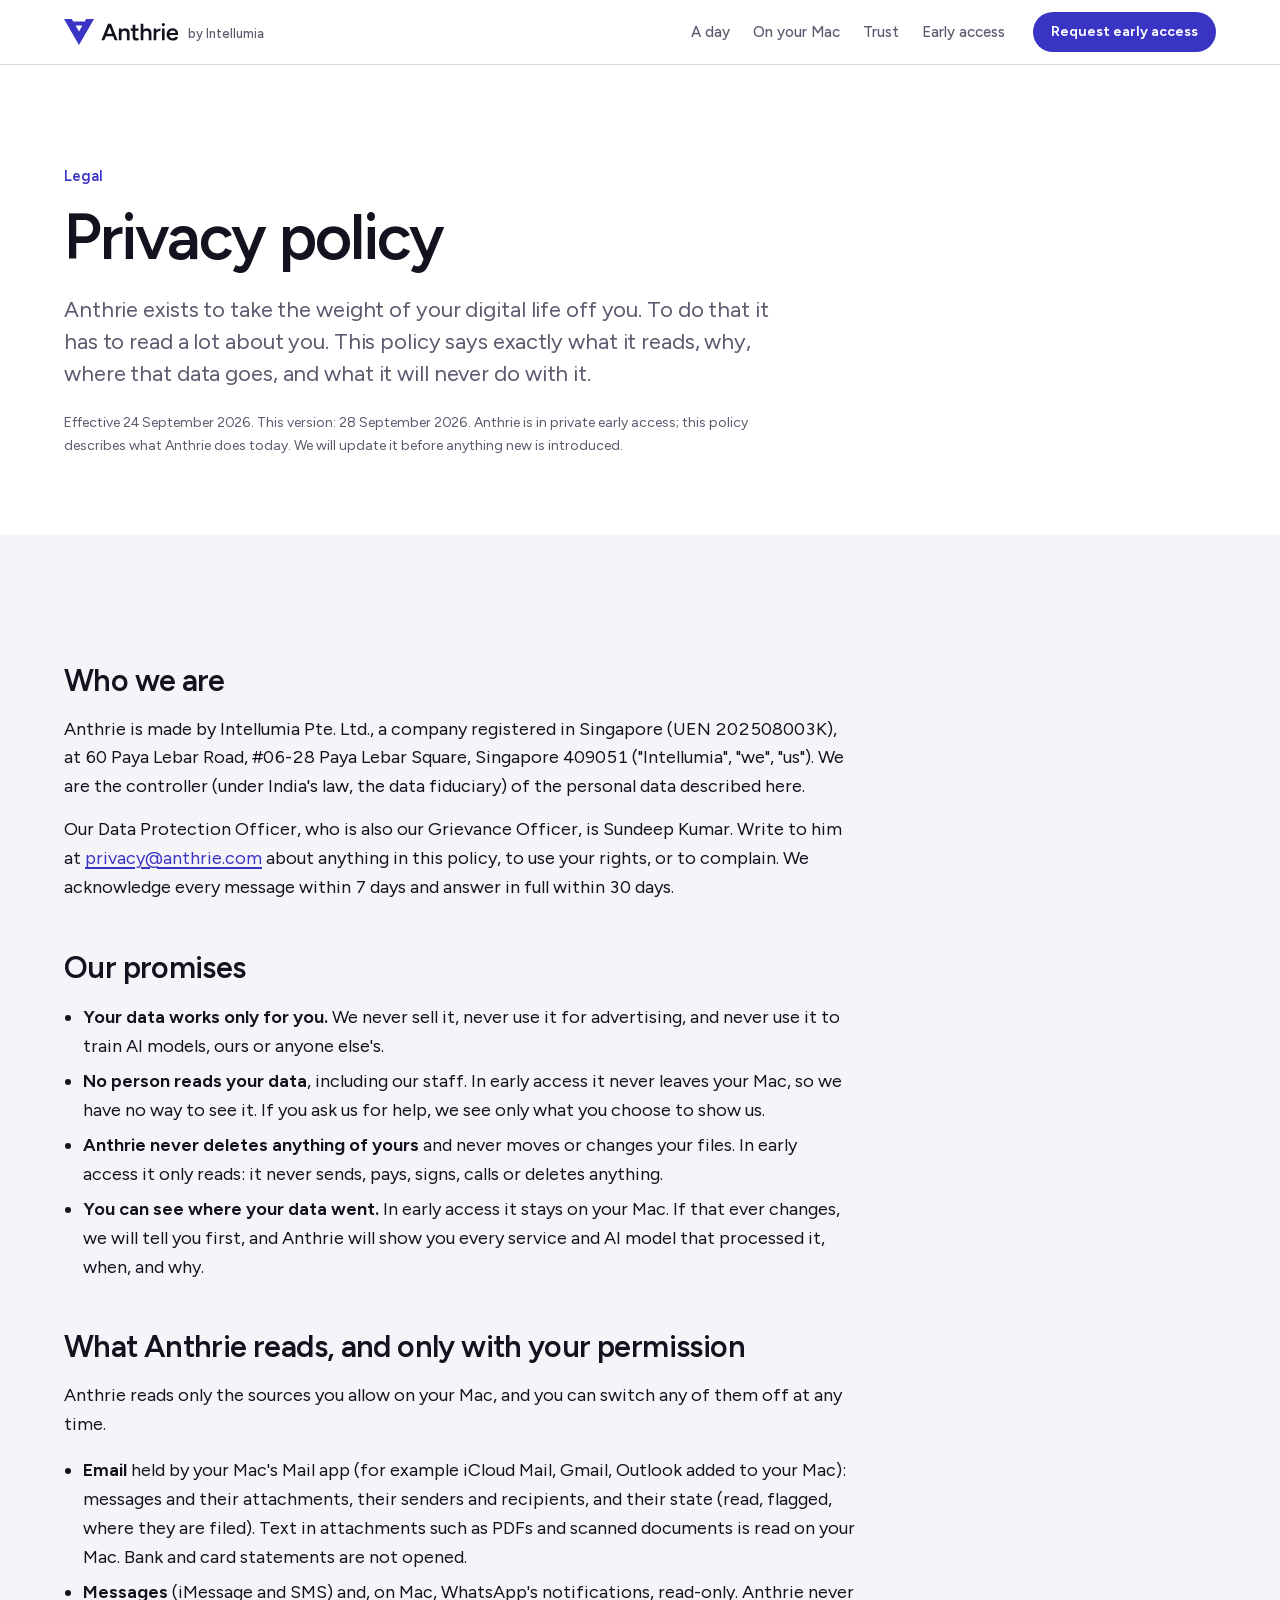
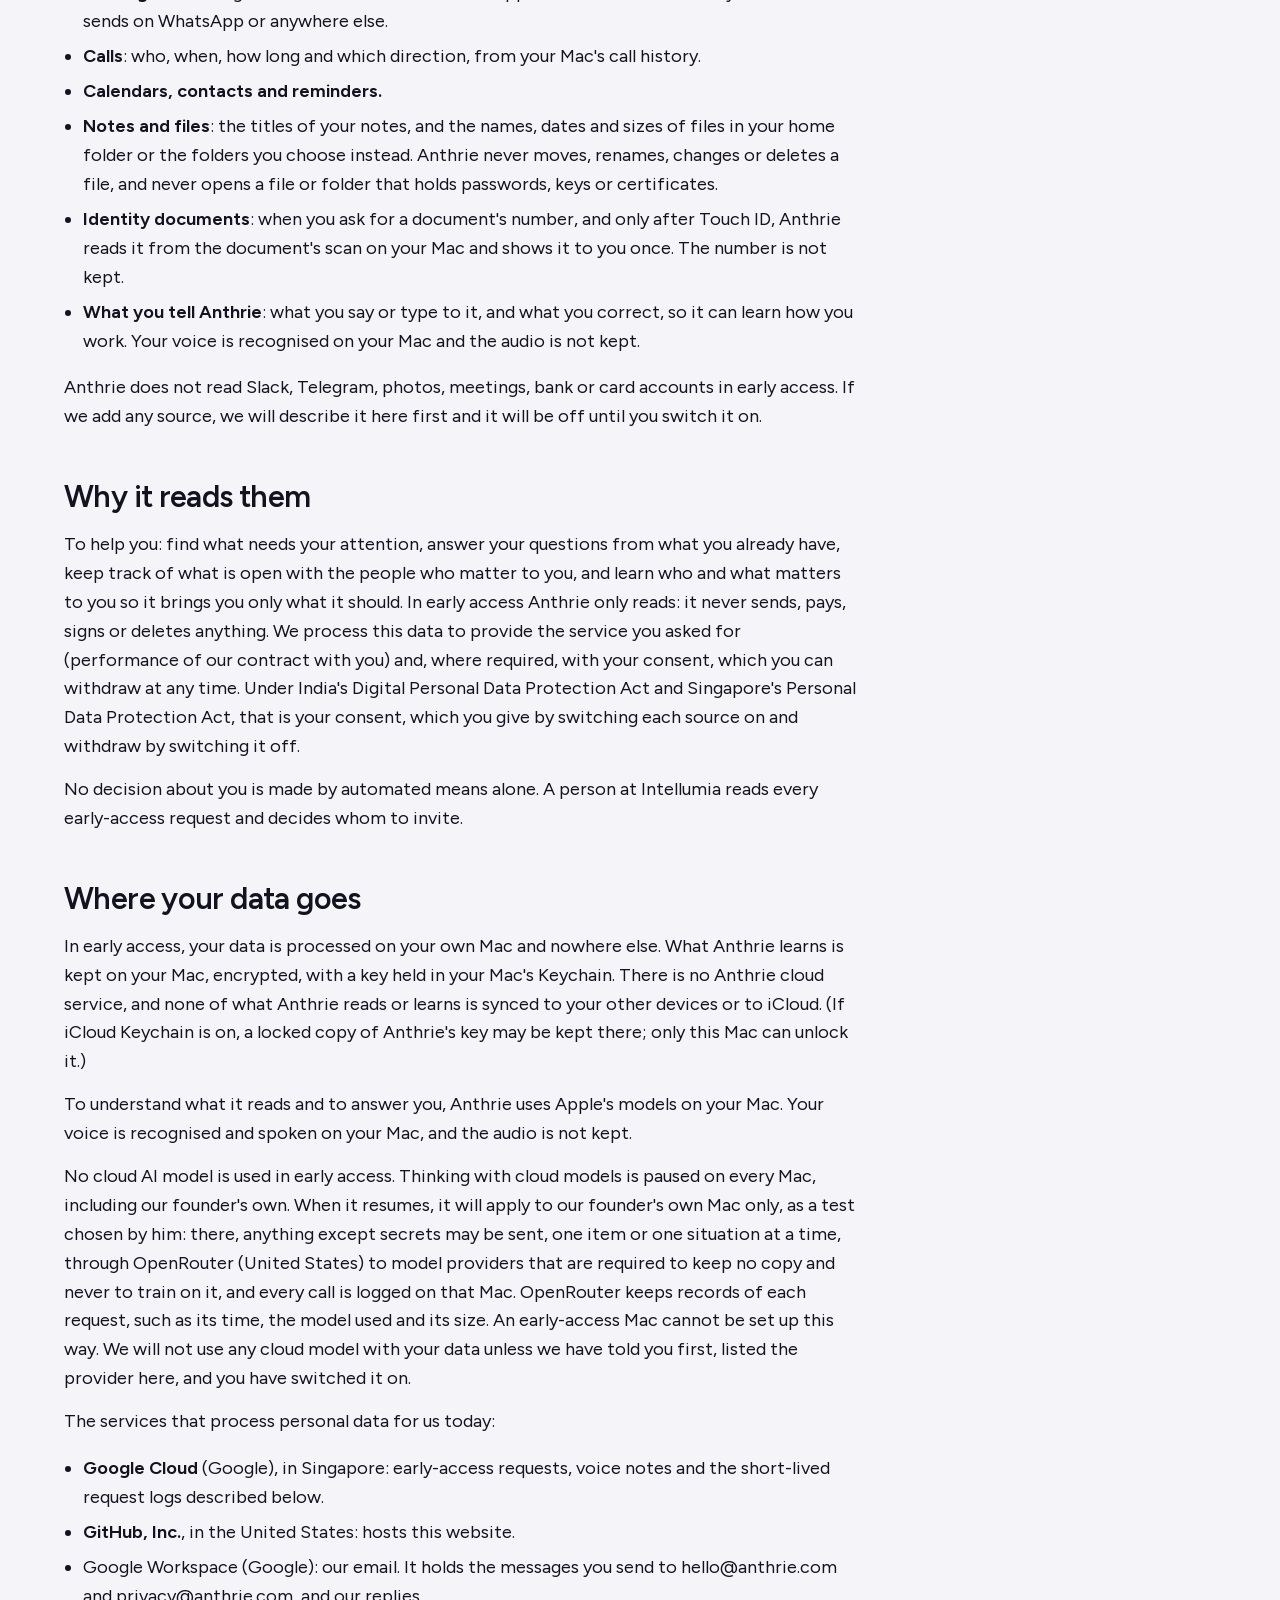
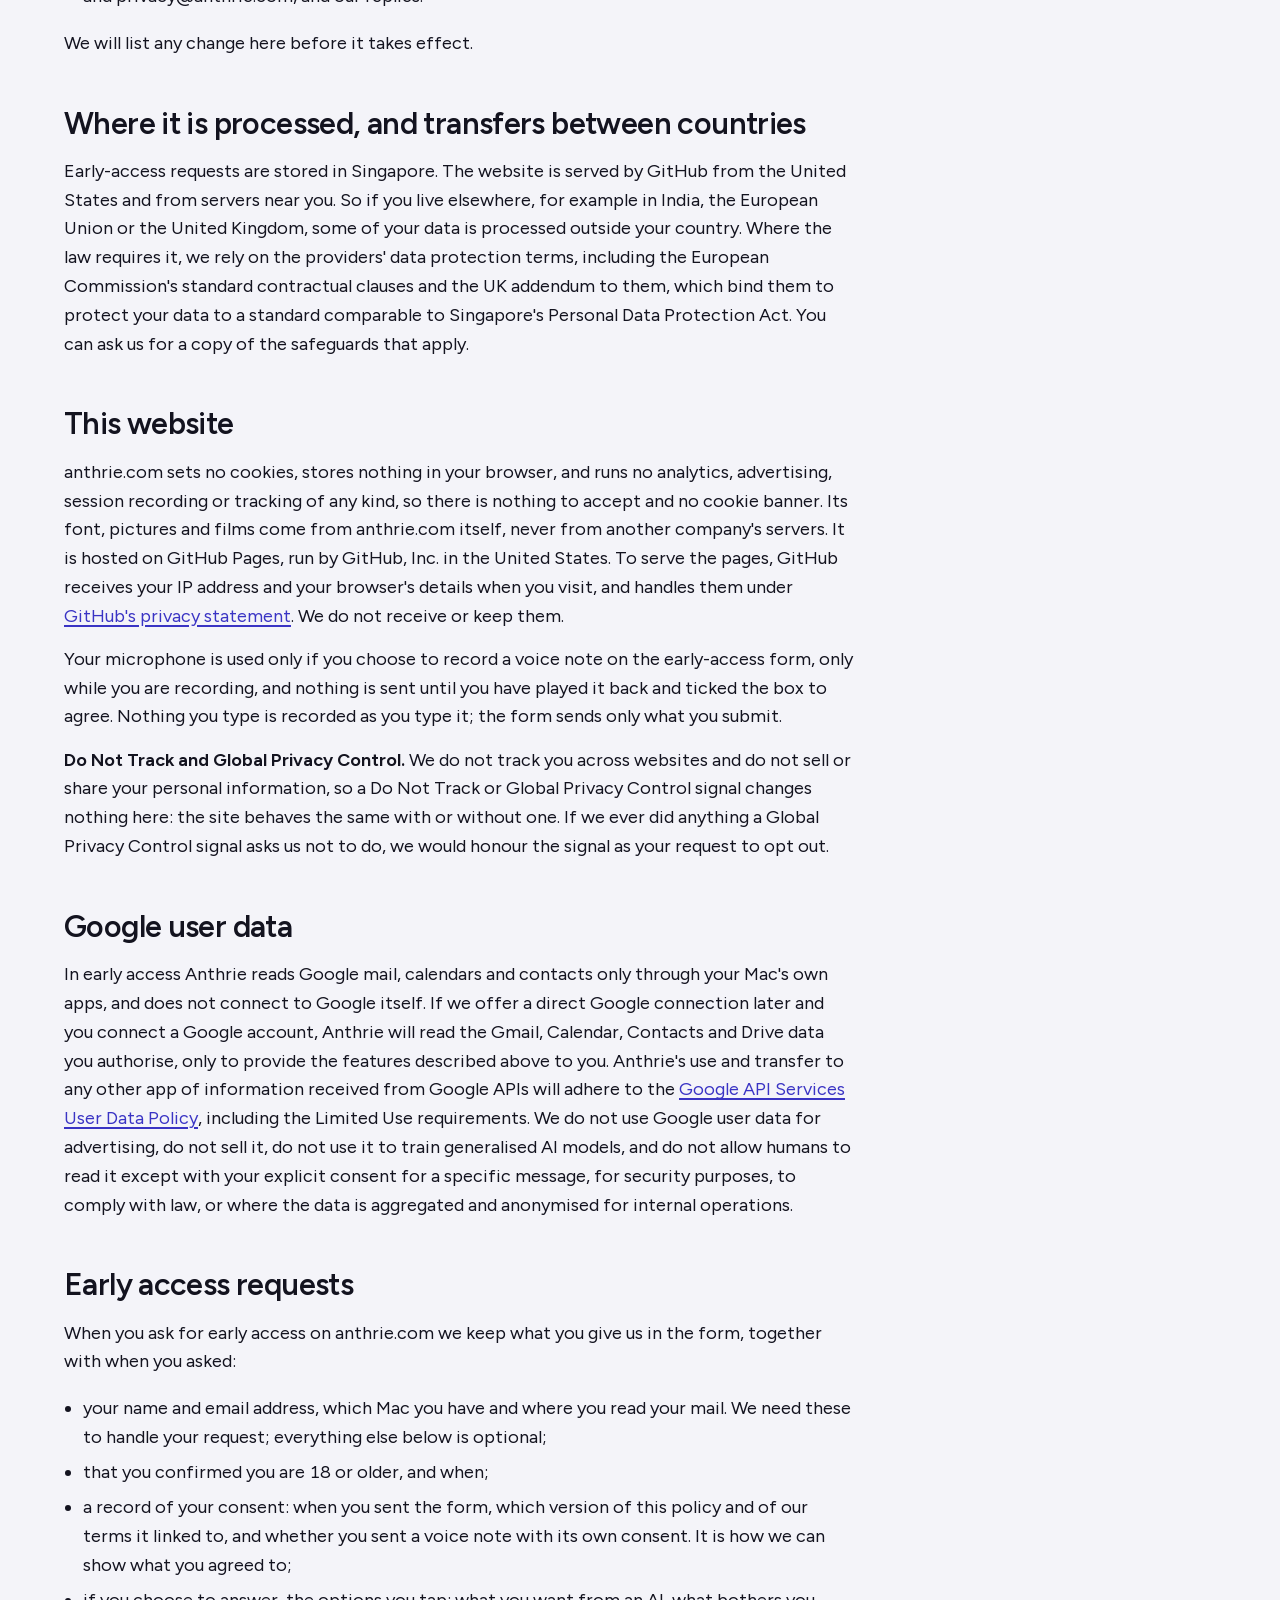
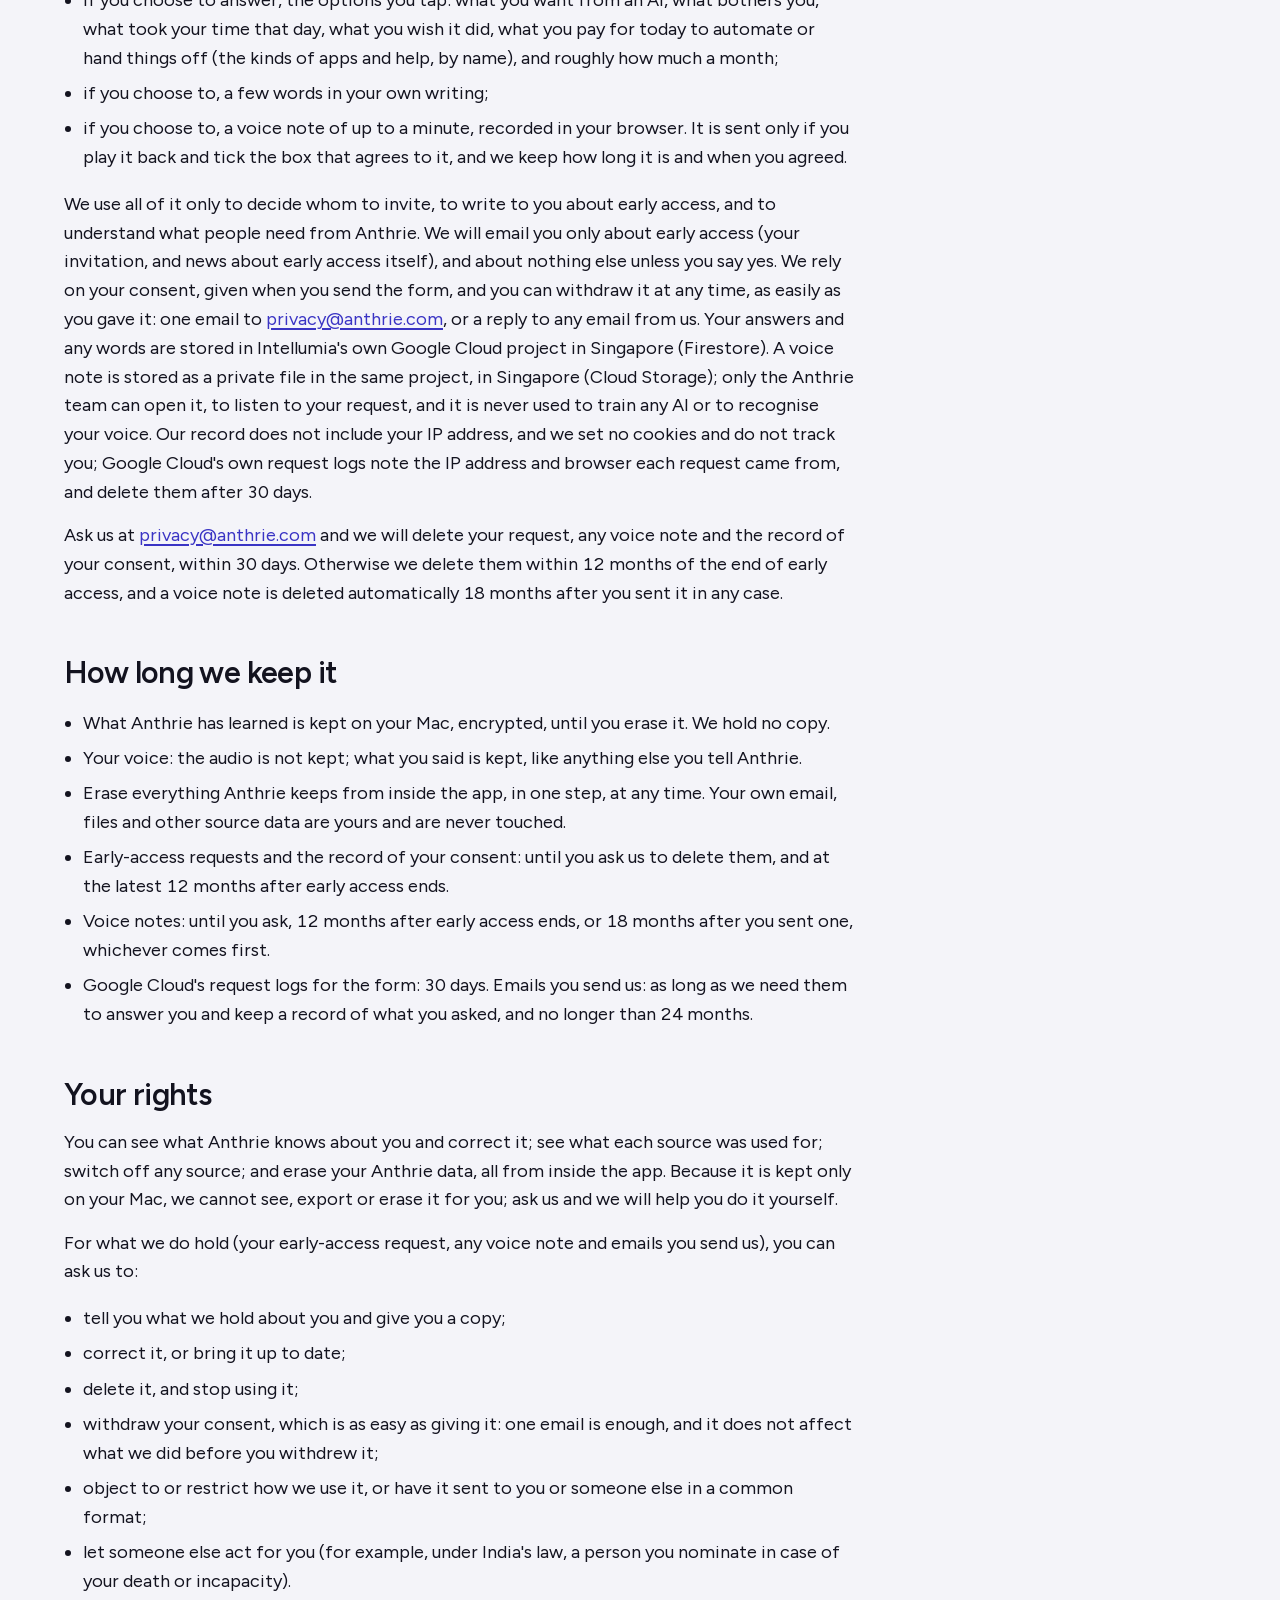
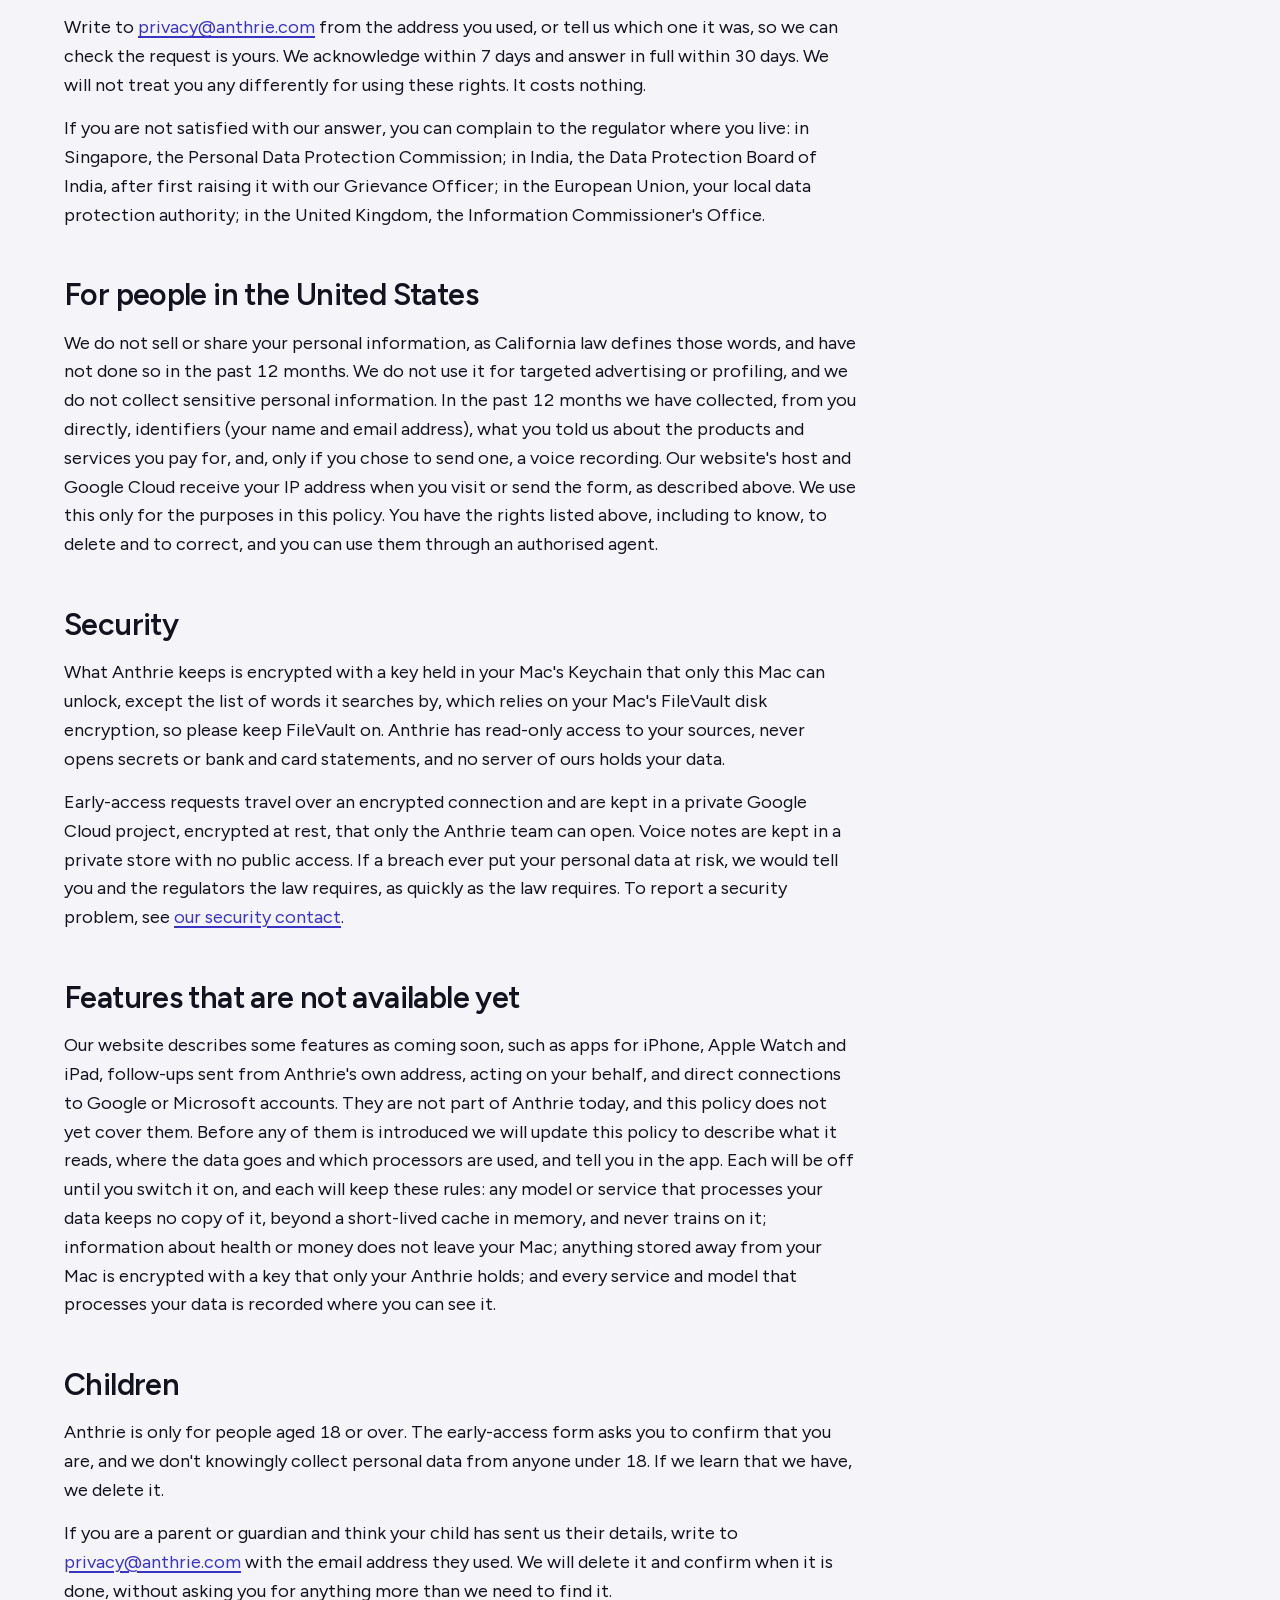
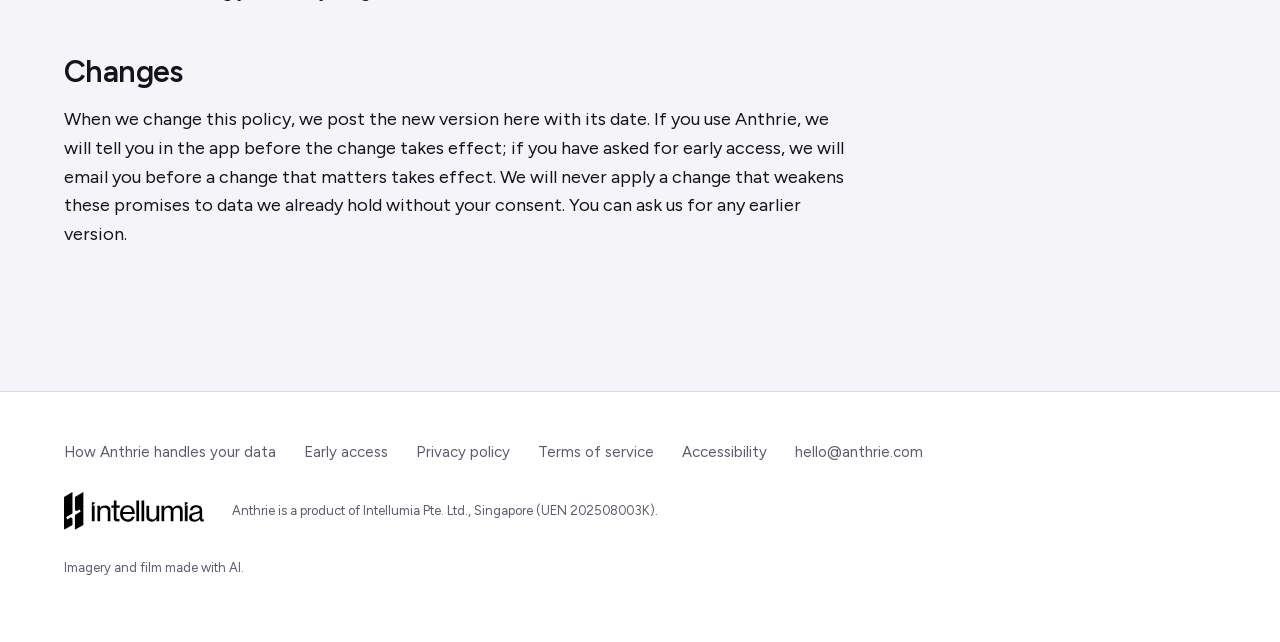
<file: privacy.html>
<!doctype html>
<html lang="en">
<head>
  <meta charset="utf-8">
  <meta name="viewport" content="width=device-width, initial-scale=1">
  <title>Anthrie Privacy Policy</title>
  <meta name="description" content="How Anthrie handles your data: what it reads, why, where it goes, and what it never does.">
  <link rel="icon" href="img/brand/favicon-32.png" type="image/png" sizes="32x32">
  <link rel="icon" href="img/brand/favicon.svg" type="image/svg+xml">
  <link rel="apple-touch-icon" href="img/brand/apple-touch-icon-180.png">
  <link rel="preload" href="fonts/Figtree-Latin.woff2" as="font" type="font/woff2" crossorigin>
  <link rel="stylesheet" href="style.css?v=13">
</head>
<body class="site">
  <a class="skip" href="#main">Skip to content</a>
  <header class="bar"><div class="c">
    <a class="name" href="/" aria-label="Anthrie, by Intellumia"><svg class="lockup" viewBox="0 0 494.02 129.6" aria-hidden="true" focusable="false"><path class="lockup-mark" d="M0 8.69 L33.75 8.69 L39.99 19.49 L89.61 19.49 L95.85 8.69 L129.6 8.69 L64.8 120.91ZM50.11 37.04 L64.8 62.45 L79.49 37.04Z"/><path fill="currentColor" d="M161.6 100.8 190.33 28.8H203.01L231.74 100.8H219.09L212.06 83.12H181.28L174.25 100.8ZM185.28 72.51H208.05L196.69 43.77ZM236.93 100.8V49.37H247.73L248.21 56.64Q250.74 52.51 254.69 50.33Q258.65 48.14 263.79 48.14Q269.88 48.14 274.26 50.6Q278.64 53.06 281 58.26Q283.36 63.46 283.3 71.79V100.8H271.82V74.47Q271.82 68.32 270.39 64.98Q268.96 61.64 266.44 60.29Q263.92 58.94 260.62 58.89Q254.78 58.81 251.59 62.72Q248.41 66.64 248.41 73.97V100.8ZM313.36 102.03Q305.2 102.03 300.92 97.95Q296.64 93.86 296.64 86.31V59.23H288.11V49.37H296.64V33.33H308.12V49.37H322V59.23H308.12V84.14Q308.12 87.72 309.83 89.57Q311.53 91.42 314.77 91.42Q315.83 91.42 317.03 91Q318.24 90.57 319.84 89.47L324 98.27Q321.4 100.09 318.71 101.06Q316.02 102.03 313.36 102.03ZM331.34 100.8V28.8H342.81V56.36Q345.39 52.34 349.29 50.24Q353.2 48.14 358.19 48.14Q364.29 48.14 368.67 50.6Q373.05 53.06 375.41 58.26Q377.76 63.46 377.71 71.79V100.8H366.23V74.47Q366.23 68.32 364.8 64.98Q363.37 61.64 360.85 60.29Q358.33 58.94 355.03 58.89Q349.19 58.81 346 62.72Q342.81 66.64 342.81 73.97V100.8ZM387.3 100.8V49.37H398.78V58.69Q401.9 53.85 406.81 51.51Q411.73 49.17 416.99 49.17V60.17Q412.33 60.17 408.16 61.46Q404 62.74 401.39 65.64Q398.78 68.53 398.78 73.28V100.8ZM423.26 100.8V49.37H434.74V100.8ZM429.06 39.63Q426.35 39.63 424.32 37.6Q422.29 35.57 422.29 32.86Q422.29 30.05 424.32 28.07Q426.35 26.09 429.06 26.09Q431.87 26.09 433.85 28.07Q435.83 30.05 435.83 32.86Q435.83 35.57 433.85 37.6Q431.87 39.63 429.06 39.63ZM469.2 102.03Q461.64 102.03 455.82 98.59Q450 95.14 446.69 89.07Q443.38 83.01 443.38 75.09Q443.38 67.17 446.75 61.1Q450.12 55.03 456.02 51.58Q461.92 48.14 469.57 48.14Q476.5 48.14 482.03 51.69Q487.57 55.23 490.8 61.9Q494.02 68.56 494.02 77.87H455.27Q455.78 84.32 460.06 88.03Q464.33 91.73 470.23 91.73Q474.94 91.73 478.04 89.61Q481.13 87.49 482.84 84.12L492.99 88.41Q490.89 92.59 487.53 95.66Q484.17 98.74 479.59 100.39Q475 102.03 469.2 102.03ZM455.96 69.04H481.59Q481.28 65.36 479.44 62.92Q477.61 60.49 474.92 59.24Q472.23 58 469.27 58Q466.41 58 463.47 59.21Q460.53 60.41 458.45 62.86Q456.37 65.31 455.96 69.04Z"/></svg><span class="by">by Intellumia</span></a>
    <nav aria-label="Main"><a href="/#day">A day</a><a href="/#product">On your Mac</a><a href="trust.html">Trust</a><a href="early-access.html">Early access</a></nav>
    <a class="btn small" href="early-access.html#request">Request early access</a>
  </div></header>
  <main id="main">
  <section class="page-head"><div class="c prose">
    <p class="eyebrow">Legal</p>
    <h1>Privacy policy</h1>
    <p class="lead">Anthrie exists to take the weight of your digital life off you. To do that it has to read a lot about
      you. This policy says exactly what it reads, why, where that data goes, and what it will never do with it.</p>
    <p class="meta">Effective 24 September 2026. This version: 28 September 2026. Anthrie is in private early access;
      this policy describes what Anthrie does today. We will update it before anything new is introduced.</p>
  </div></section>

  <section class="s alt"><div class="c prose">

    <h2 id="who">Who we are</h2>
    <p>Anthrie is made by Intellumia Pte. Ltd., a company registered in Singapore (UEN 202508003K), at 60 Paya Lebar Road, #06-28 Paya
      Lebar Square, Singapore 409051 ("Intellumia", "we", "us"). We are the controller (under India's law, the data
      fiduciary) of the personal data described here.</p>
    <p>Our Data Protection Officer, who is also our Grievance Officer, is Sundeep Kumar. Write to him at
      <a href="mailto:privacy@anthrie.com">privacy@anthrie.com</a> about anything in this policy, to use your rights,
      or to complain. We acknowledge every message within 7 days and answer in full within 30 days.</p>

    <h2>Our promises</h2>
    <ul>
      <li><b>Your data works only for you.</b> We never sell it, never use it for advertising, and never use it to train
        AI models, ours or anyone else's.</li>
      <li><b>No person reads your data</b>, including our staff. In early access it never leaves your Mac, so we have no
        way to see it. If you ask us for help, we see only what you choose to show us.</li>
      <li><b>Anthrie never deletes anything of yours</b> and never moves or changes your files. In early access it only
        reads: it never sends, pays, signs, calls or deletes anything.</li>
      <li><b>You can see where your data went.</b> In early access it stays on your Mac. If that ever changes, we will
        tell you first, and Anthrie will show you every service and AI model that processed it, when, and why.</li>
    </ul>

    <h2>What Anthrie reads, and only with your permission</h2>
    <p>Anthrie reads only the sources you allow on your Mac, and you can switch any of them off at any time.</p>
    <ul>
      <li><b>Email</b> held by your Mac's Mail app (for example iCloud Mail, Gmail, Outlook added to your Mac): messages
        and their attachments, their senders and recipients, and their state (read, flagged, where they are filed). Text
        in attachments such as PDFs and scanned documents is read on your Mac. Bank and card statements are not opened.</li>
      <li><b>Messages</b> (iMessage and SMS) and, on Mac, WhatsApp's notifications, read-only. Anthrie never sends on
        WhatsApp or anywhere else.</li>
      <li><b>Calls</b>: who, when, how long and which direction, from your Mac's call history.</li>
      <li><b>Calendars, contacts and reminders.</b></li>
      <li><b>Notes and files</b>: the titles of your notes, and the names, dates and sizes of files in your home folder
        or the folders you choose instead. Anthrie never moves, renames, changes or deletes a file, and never opens a
        file or folder that holds passwords, keys or certificates.</li>
      <li><b>Identity documents</b>: when you ask for a document's number, and only after Touch ID, Anthrie reads it
        from the document's scan on your Mac and shows it to you once. The number is not kept.</li>
      <li><b>What you tell Anthrie</b>: what you say or type to it, and what you correct, so it can learn how you work.
        Your voice is recognised on your Mac and the audio is not kept.</li>
    </ul>
    <p>Anthrie does not read Slack, Telegram, photos, meetings, bank or card accounts in early access. If we add any
      source, we will describe it here first and it will be off until you switch it on.</p>

    <h2>Why it reads them</h2>
    <p>To help you: find what needs your attention, answer your questions from what you already have, keep track of what is
      open with the people who matter to you, and learn who and what matters to you so it brings you only what it should. In early
      access Anthrie only reads: it never sends, pays, signs or deletes anything. We process this data to provide the service you asked
      for (performance of our contract with you) and, where required, with your consent, which you can withdraw at any
      time. Under India's Digital Personal Data Protection Act and Singapore's Personal Data Protection Act, that is
      your consent, which you give by switching each source on and withdraw by switching it off.</p>
    <p>No decision about you is made by automated means alone. A person at Intellumia reads every early-access request
      and decides whom to invite.</p>

    <h2>Where your data goes</h2>
    <p>In early access, your data is processed on your own Mac and nowhere else. What Anthrie learns is kept on your
      Mac, encrypted, with a key held in your Mac's Keychain. There is no Anthrie cloud service, and none of what
      Anthrie reads or learns is synced to your other devices or to iCloud. (If iCloud Keychain is on, a locked copy of
      Anthrie's key may be kept there; only this Mac can unlock it.)</p>
    <p>To understand what it reads and to answer you, Anthrie uses Apple's models on your Mac. Your voice is
      recognised and spoken on your Mac, and the audio is not kept.</p>
    <p>No cloud AI model is used in early access. Thinking with cloud models is paused on every Mac, including our
      founder's own. When it resumes, it will apply to our founder's own Mac only, as a test chosen by him: there,
      anything except secrets may be sent, one item or one situation at a time, through OpenRouter (United States) to
      model providers that are required to keep no copy and never to train on it, and every call is logged on that
      Mac. OpenRouter keeps records of each request, such as its time, the model used and its size. An early-access Mac
      cannot be set up this way. We will not use any cloud model with your data unless we have told you first, listed
      the provider here, and you have switched it on.</p>
    <p>The services that process personal data for us today:</p>
    <ul>
      <li><b>Google Cloud</b> (Google), in Singapore: early-access requests, voice notes and the short-lived request logs
        described below.</li>
      <li><b>GitHub, Inc.</b>, in the United States: hosts this website.</li>
      <li>Google Workspace (Google): our email. It holds the messages you send to hello@anthrie.com and privacy@anthrie.com, and our replies.</li>
    </ul>
    <p>We will list any change here before it takes effect.</p>

    <h2 id="transfers">Where it is processed, and transfers between countries</h2>
    <p>Early-access requests are stored in Singapore. The website is served by GitHub from the United States and from
      servers near you. So if you live elsewhere, for example in India, the European Union or the United Kingdom, some of
      your data is processed outside your country. Where the law requires it, we rely on the providers' data protection
      terms, including the European Commission's standard contractual clauses and the UK addendum to them, which bind
      them to protect your data to a standard comparable to Singapore's Personal Data Protection Act. You can ask us
      for a copy of the safeguards that apply.</p>

    <h2 id="website">This website</h2>
    <p>anthrie.com sets no cookies, stores nothing in your browser, and runs no analytics, advertising, session
      recording or tracking of any kind, so there is nothing to accept and no cookie banner. Its font, pictures and
      films come from anthrie.com itself, never from another company's servers. It is hosted on GitHub Pages, run by
      GitHub, Inc. in the United States. To serve the pages, GitHub receives your IP address and your browser's
      details when you visit, and handles them under
      <a href="https://docs.github.com/en/site-policy/privacy-policies/github-general-privacy-statement">GitHub's privacy statement</a>.
      We do not receive or keep them.</p>
    <p>Your microphone is used only if you choose to record a voice note on the early-access form, only while you are
      recording, and nothing is sent until you have played it back and ticked the box to agree. Nothing you type is
      recorded as you type it; the form sends only what you submit.</p>
    <p><b>Do Not Track and Global Privacy Control.</b> We do not track you across websites and do not sell or share
      your personal information, so a Do Not Track or Global Privacy Control signal changes nothing here: the site
      behaves the same with or without one. If we ever did anything a Global Privacy Control signal asks us not to do,
      we would honour the signal as your request to opt out.</p>

    <h2>Google user data</h2>
    <p>In early access Anthrie reads Google mail, calendars and contacts only through your Mac's own apps, and does not
      connect to Google itself. If we offer a direct Google connection later and you connect a Google account, Anthrie
      will read the Gmail, Calendar, Contacts and Drive data you authorise, only to provide the features described above
      to you. Anthrie's use and transfer to any other app of information received
      from Google APIs will adhere to the
      <a href="https://developers.google.com/terms/api-services-user-data-policy">Google API Services User Data Policy</a>,
      including the Limited Use requirements. We do not use Google user data for advertising, do not sell it, do not use
      it to train generalised AI models, and do not allow humans to read it except with your explicit consent for a
      specific message, for security purposes, to comply with law, or where the data is aggregated and anonymised for
      internal operations.</p>

    <h2 id="early-access">Early access requests</h2>
    <p>When you ask for early access on anthrie.com we keep what you give us in the form, together with when you asked:</p>
    <ul>
      <li>your name and email address, which Mac you have and where you read your mail. We need these to handle your
        request; everything else below is optional;</li>
      <li>that you confirmed you are 18 or older, and when;</li>
      <li>a record of your consent: when you sent the form, which version of this policy and of our terms it linked to,
        and whether you sent a voice note with its own consent. It is how we can show what you agreed to;</li>
      <li>if you choose to answer, the options you tap: what you want from an AI, what bothers you, what took your time
        that day, what you wish it did, what you pay for today to automate or hand things off (the kinds of apps and
        help, by name), and roughly how much a month;</li>
      <li>if you choose to, a few words in your own writing;</li>
      <li>if you choose to, a voice note of up to a minute, recorded in your browser. It is sent only if you play it
        back and tick the box that agrees to it, and we keep how long it is and when you agreed.</li>
    </ul>
    <p>We use all of it only to decide whom to invite, to write to you about early access, and to understand what
      people need from Anthrie. We will email you only about early access (your invitation, and news about early access
      itself), and about nothing else unless you say yes. We rely on your consent, given when you send the form, and
      you can withdraw it at any time, as easily as you gave it: one email to
      <a href="mailto:privacy@anthrie.com?subject=Delete%20my%20early-access%20request">privacy@anthrie.com</a>, or a
      reply to any email from us. Your answers and any words are stored in Intellumia's own Google Cloud project in Singapore (Firestore).
      A voice note is stored as a private file in the same project, in Singapore (Cloud Storage); only the Anthrie team
      can open it, to listen to your request, and it is never used to train any AI or to recognise your voice. Our
      record does not include your IP address, and we set no cookies and do not track you; Google Cloud's own request
      logs note the IP address and browser each request came from, and delete them after 30 days.</p>
    <p>Ask us at <a href="mailto:privacy@anthrie.com?subject=Delete%20my%20early-access%20request">privacy@anthrie.com</a>
      and we will delete your request, any voice note and the record of your consent, within 30 days. Otherwise we
      delete them within 12 months of the end of early access, and a voice note is deleted automatically 18 months
      after you sent it in any case.</p>

    <h2>How long we keep it</h2>
    <ul>
      <li>What Anthrie has learned is kept on your Mac, encrypted, until you erase it. We hold no copy.</li>
      <li>Your voice: the audio is not kept; what you said is kept, like anything else you tell Anthrie.</li>
      <li>Erase everything Anthrie keeps from inside the app, in one step, at any time. Your own email, files and other
        source data are yours and are never touched.</li>
      <li>Early-access requests and the record of your consent: until you ask us to delete them, and at the latest 12
        months after early access ends.</li>
      <li>Voice notes: until you ask, 12 months after early access ends, or 18 months after you sent one, whichever
        comes first.</li>
      <li>Google Cloud's request logs for the form: 30 days. Emails you send us: as long as we need them to answer you
        and keep a record of what you asked, and no longer than 24 months.</li>
    </ul>

    <h2 id="rights">Your rights</h2>
    <p>You can see what Anthrie knows about you and correct it; see what each source was used for; switch off any
      source; and erase your Anthrie data, all from inside the app. Because it is kept only on your Mac, we cannot see,
      export or erase it for you; ask us and we will help you do it yourself.</p>
    <p>For what we do hold (your early-access request, any voice note and emails you send us), you can ask us to:</p>
    <ul>
      <li>tell you what we hold about you and give you a copy;</li>
      <li>correct it, or bring it up to date;</li>
      <li>delete it, and stop using it;</li>
      <li>withdraw your consent, which is as easy as giving it: one email is enough, and it does not affect what we did
        before you withdrew it;</li>
      <li>object to or restrict how we use it, or have it sent to you or someone else in a common format;</li>
      <li>let someone else act for you (for example, under India's law, a person you nominate in case of your death or
        incapacity).</li>
    </ul>
    <p>Write to <a href="mailto:privacy@anthrie.com">privacy@anthrie.com</a> from the address you used, or tell us
      which one it was, so we can check the request is yours. We acknowledge within 7 days and answer in full within
      30 days. We will not treat you any differently for using these rights. It costs nothing.</p>
    <p>If you are not satisfied with our answer, you can complain to the regulator where you live: in Singapore, the
      Personal Data Protection Commission; in India, the Data Protection Board of India, after first raising it with our
      Grievance Officer; in the European Union, your local data protection authority; in the United Kingdom, the
      Information Commissioner's Office.</p>

    <h2 id="us">For people in the United States</h2>
    <p>We do not sell or share your personal information, as California law defines those words, and have not done so
      in the past 12 months. We do not use it for targeted advertising or profiling, and we do not collect sensitive
      personal information. In the past 12 months we have collected, from you directly, identifiers (your name and email
      address), what you told us about the products and services you pay for, and, only if you chose to send one, a
      voice recording. Our website's host and Google Cloud receive your IP address when you visit or send the form, as
      described above. We use this only for the purposes in this policy. You have the rights listed above, including to
      know, to delete and to correct, and you can use them through an authorised agent.</p>

    <h2>Security</h2>
    <p>What Anthrie keeps is encrypted with a key held in your Mac's Keychain that only this Mac can unlock, except the
      list of words it searches by, which relies on your Mac's FileVault disk encryption, so please keep FileVault on.
      Anthrie has read-only access to your sources, never opens secrets or bank and card statements, and no server of
      ours holds your data.</p>
    <p>Early-access requests travel over an encrypted connection and are kept in a private Google Cloud project,
      encrypted at rest, that only the Anthrie team can open. Voice notes are kept in a private store with no public
      access. If a breach ever put your personal data at risk, we would tell you and the regulators the law requires,
      as quickly as the law requires. To report a security problem, see
      <a href="/.well-known/security.txt">our security contact</a>.</p>

    <h2>Features that are not available yet</h2>
    <p>Our website describes some features as coming soon, such as apps for iPhone, Apple Watch and iPad, follow-ups
      sent from Anthrie's own address, acting on your behalf, and direct connections to Google or Microsoft accounts. They are not part of Anthrie today, and this
      policy does not yet cover them. Before any of them is introduced we will update this policy to describe what it
      reads, where the data goes and which processors are used, and tell you in the app. Each will be off until you
      switch it on, and each will keep these rules: any model or service that processes your data keeps no copy of it,
      beyond a short-lived cache in memory, and never trains on it; information about health or money does not leave
      your Mac; anything stored
      away from your Mac is encrypted with a key that only your Anthrie holds; and every service and model that
      processes your data is recorded where you can see it.</p>

    <h2 id="children">Children</h2>
    <p>Anthrie is only for people aged 18 or over. The early-access form asks you to confirm that you are, and we don't
      knowingly collect personal data from anyone under 18. If we learn that we have, we delete it.</p>
    <p>If you are a parent or guardian and think your child has sent us their details, write to
      <a href="mailto:privacy@anthrie.com?subject=My%20child%27s%20data">privacy@anthrie.com</a> with the email address
      they used. We will delete it and confirm when it is done, without asking you for anything more than we need to
      find it.</p>

    <h2 id="changes">Changes</h2>
    <p>When we change this policy, we post the new version here with its date. If you use Anthrie, we will tell you in
      the app before the change takes effect; if you have asked for early access, we will email you before a change
      that matters takes effect. We will never apply a change that weakens these promises to data we already hold
      without your consent. You can ask us for any earlier version.</p>

  </div></section>
  </main>

  <footer class="foot"><div class="c">
    <div class="links">
      <a href="trust.html">How Anthrie handles your data</a>
      <a href="early-access.html">Early access</a>
      <a href="privacy.html">Privacy policy</a>
      <a href="terms.html">Terms of service</a>
      <a href="accessibility.html">Accessibility</a>
      <a href="mailto:hello@anthrie.com">hello@anthrie.com</a>
    </div>
    <div class="maker">
      <a href="https://intellumia.com" aria-label="Intellumia"><img class="ink-light" src="img/brand/primary-black.svg" alt="Intellumia" width="140" height="38"><img class="ink-dark" src="img/brand/primary-white.svg" alt="Intellumia" width="140" height="38"></a>
      <p class="fine">Anthrie is a product of Intellumia Pte. Ltd., Singapore (UEN 202508003K).</p>
    </div>
    <p class="fine made">Imagery and film made with AI.</p>
  </div></footer>
</body>
</html>
</file>
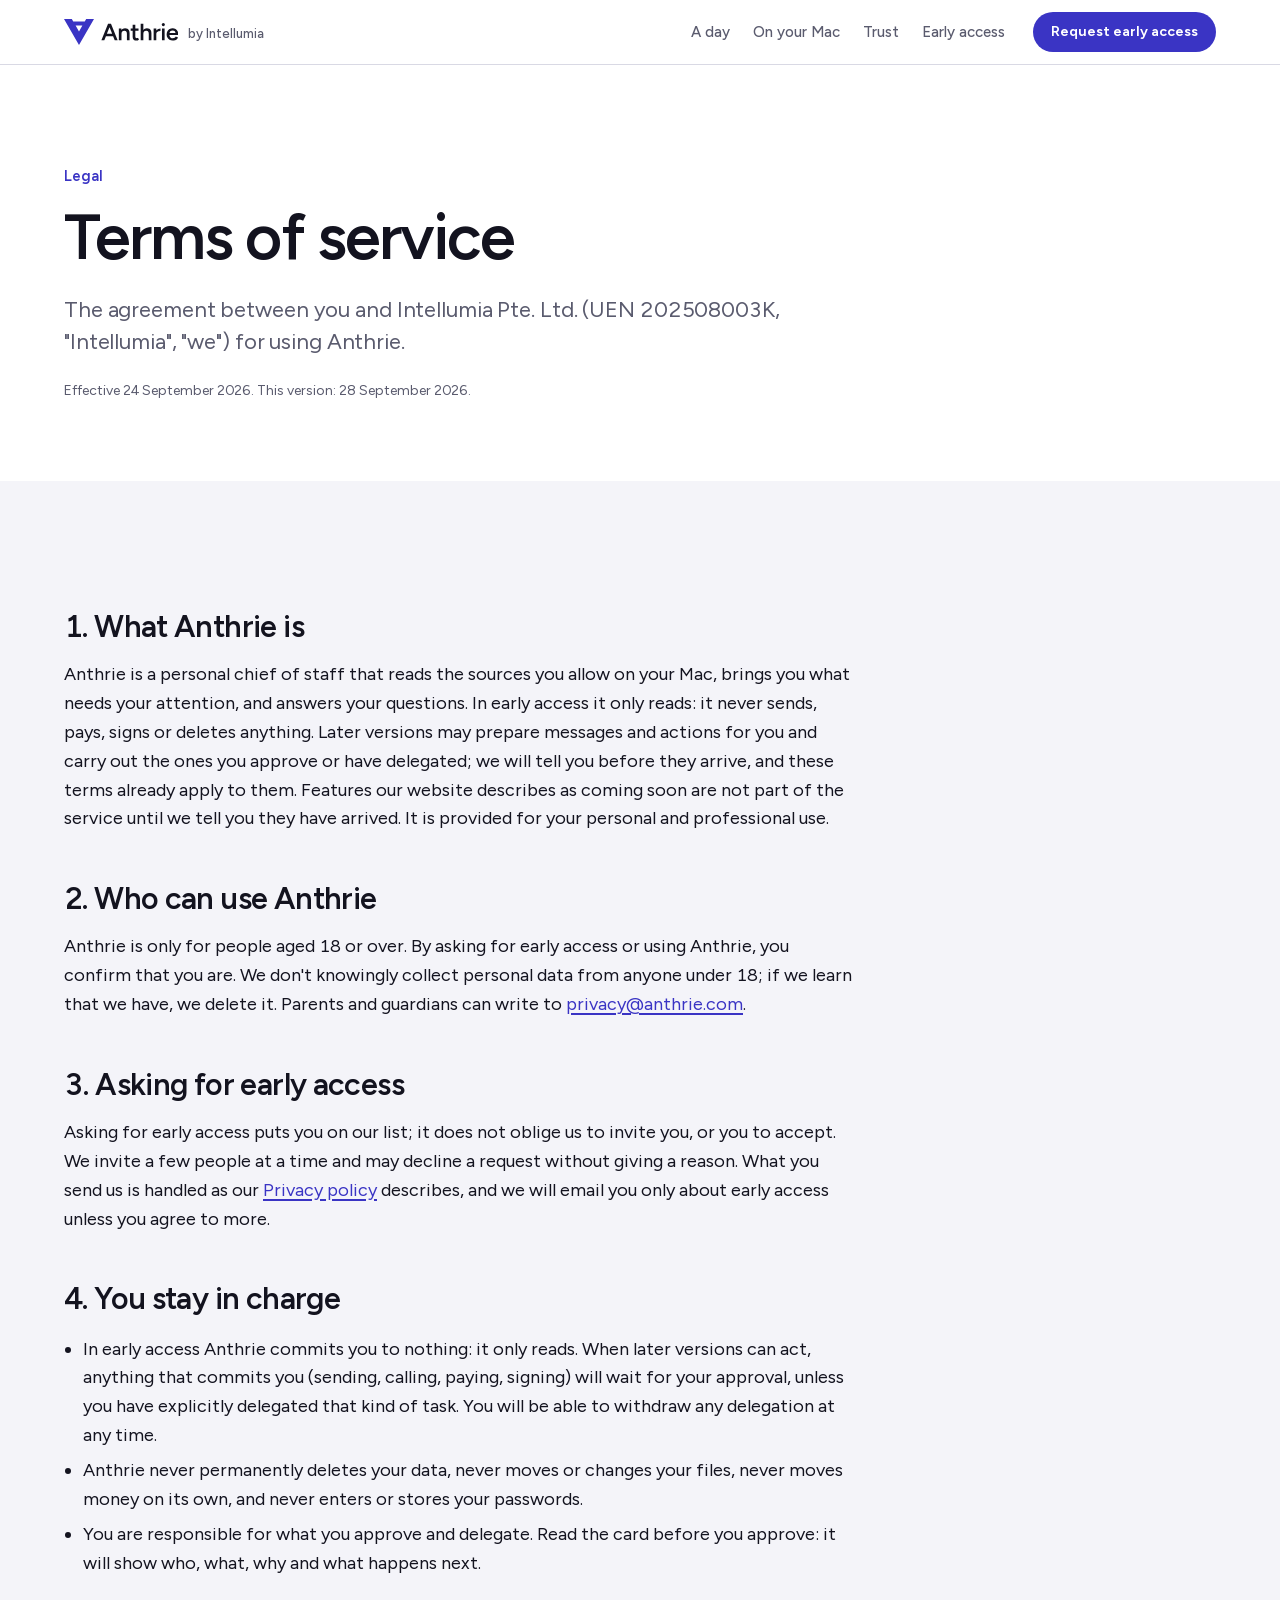
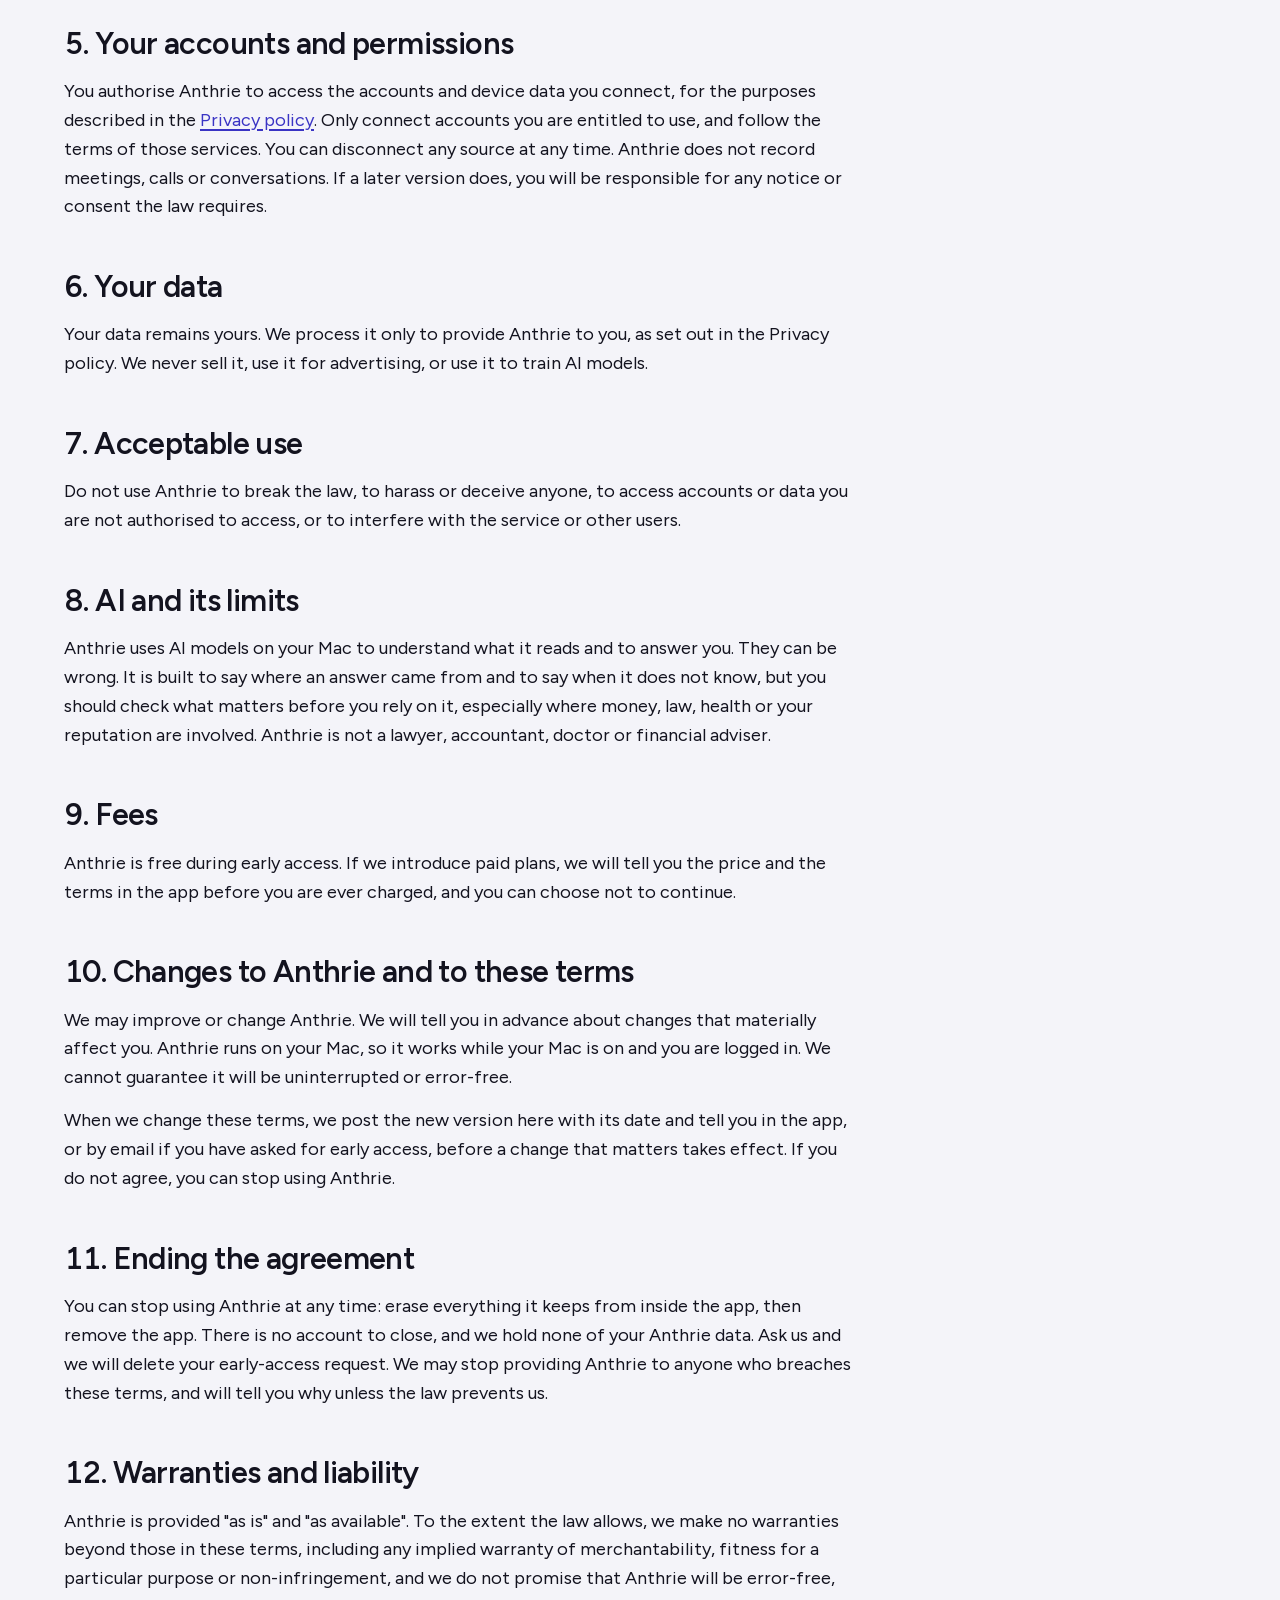
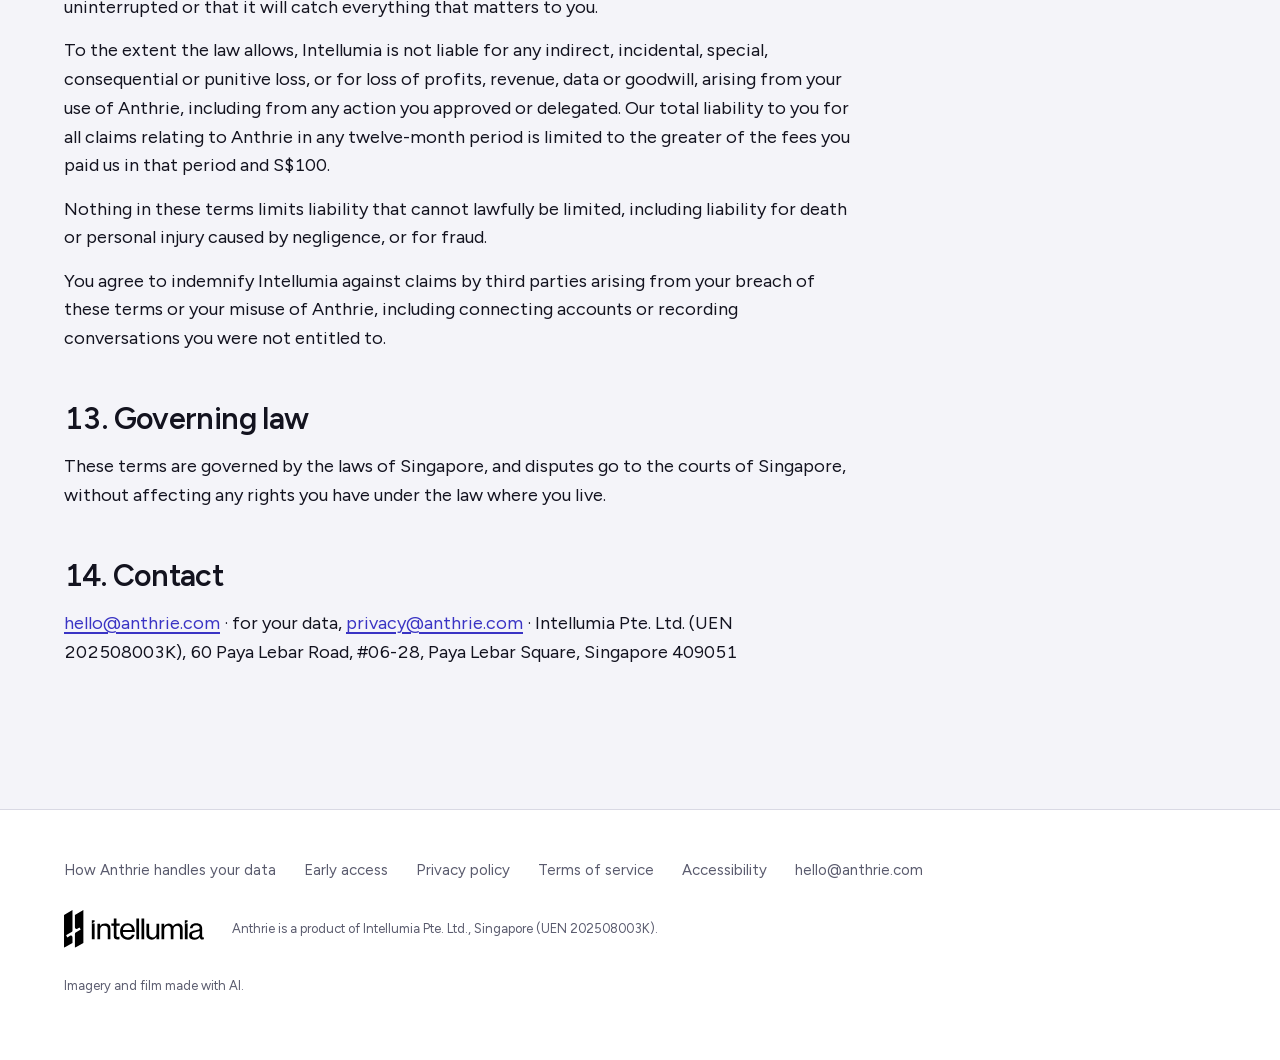
<file: terms.html>
<!doctype html>
<html lang="en">
<head>
  <meta charset="utf-8">
  <meta name="viewport" content="width=device-width, initial-scale=1">
  <title>Anthrie Terms of Service</title>
  <meta name="description" content="The terms for using Anthrie.">
  <link rel="icon" href="img/brand/favicon-32.png" type="image/png" sizes="32x32">
  <link rel="icon" href="img/brand/favicon.svg" type="image/svg+xml">
  <link rel="apple-touch-icon" href="img/brand/apple-touch-icon-180.png">
  <link rel="preload" href="fonts/Figtree-Latin.woff2" as="font" type="font/woff2" crossorigin>
  <link rel="stylesheet" href="style.css?v=13">
</head>
<body class="site">
  <a class="skip" href="#main">Skip to content</a>
  <header class="bar"><div class="c">
    <a class="name" href="/" aria-label="Anthrie, by Intellumia"><svg class="lockup" viewBox="0 0 494.02 129.6" aria-hidden="true" focusable="false"><path class="lockup-mark" d="M0 8.69 L33.75 8.69 L39.99 19.49 L89.61 19.49 L95.85 8.69 L129.6 8.69 L64.8 120.91ZM50.11 37.04 L64.8 62.45 L79.49 37.04Z"/><path fill="currentColor" d="M161.6 100.8 190.33 28.8H203.01L231.74 100.8H219.09L212.06 83.12H181.28L174.25 100.8ZM185.28 72.51H208.05L196.69 43.77ZM236.93 100.8V49.37H247.73L248.21 56.64Q250.74 52.51 254.69 50.33Q258.65 48.14 263.79 48.14Q269.88 48.14 274.26 50.6Q278.64 53.06 281 58.26Q283.36 63.46 283.3 71.79V100.8H271.82V74.47Q271.82 68.32 270.39 64.98Q268.96 61.64 266.44 60.29Q263.92 58.94 260.62 58.89Q254.78 58.81 251.59 62.72Q248.41 66.64 248.41 73.97V100.8ZM313.36 102.03Q305.2 102.03 300.92 97.95Q296.64 93.86 296.64 86.31V59.23H288.11V49.37H296.64V33.33H308.12V49.37H322V59.23H308.12V84.14Q308.12 87.72 309.83 89.57Q311.53 91.42 314.77 91.42Q315.83 91.42 317.03 91Q318.24 90.57 319.84 89.47L324 98.27Q321.4 100.09 318.71 101.06Q316.02 102.03 313.36 102.03ZM331.34 100.8V28.8H342.81V56.36Q345.39 52.34 349.29 50.24Q353.2 48.14 358.19 48.14Q364.29 48.14 368.67 50.6Q373.05 53.06 375.41 58.26Q377.76 63.46 377.71 71.79V100.8H366.23V74.47Q366.23 68.32 364.8 64.98Q363.37 61.64 360.85 60.29Q358.33 58.94 355.03 58.89Q349.19 58.81 346 62.72Q342.81 66.64 342.81 73.97V100.8ZM387.3 100.8V49.37H398.78V58.69Q401.9 53.85 406.81 51.51Q411.73 49.17 416.99 49.17V60.17Q412.33 60.17 408.16 61.46Q404 62.74 401.39 65.64Q398.78 68.53 398.78 73.28V100.8ZM423.26 100.8V49.37H434.74V100.8ZM429.06 39.63Q426.35 39.63 424.32 37.6Q422.29 35.57 422.29 32.86Q422.29 30.05 424.32 28.07Q426.35 26.09 429.06 26.09Q431.87 26.09 433.85 28.07Q435.83 30.05 435.83 32.86Q435.83 35.57 433.85 37.6Q431.87 39.63 429.06 39.63ZM469.2 102.03Q461.64 102.03 455.82 98.59Q450 95.14 446.69 89.07Q443.38 83.01 443.38 75.09Q443.38 67.17 446.75 61.1Q450.12 55.03 456.02 51.58Q461.92 48.14 469.57 48.14Q476.5 48.14 482.03 51.69Q487.57 55.23 490.8 61.9Q494.02 68.56 494.02 77.87H455.27Q455.78 84.32 460.06 88.03Q464.33 91.73 470.23 91.73Q474.94 91.73 478.04 89.61Q481.13 87.49 482.84 84.12L492.99 88.41Q490.89 92.59 487.53 95.66Q484.17 98.74 479.59 100.39Q475 102.03 469.2 102.03ZM455.96 69.04H481.59Q481.28 65.36 479.44 62.92Q477.61 60.49 474.92 59.24Q472.23 58 469.27 58Q466.41 58 463.47 59.21Q460.53 60.41 458.45 62.86Q456.37 65.31 455.96 69.04Z"/></svg><span class="by">by Intellumia</span></a>
    <nav aria-label="Main"><a href="/#day">A day</a><a href="/#product">On your Mac</a><a href="trust.html">Trust</a><a href="early-access.html">Early access</a></nav>
    <a class="btn small" href="early-access.html#request">Request early access</a>
  </div></header>
  <main id="main">
  <section class="page-head"><div class="c prose">
    <p class="eyebrow">Legal</p>
    <h1>Terms of service</h1>
    <p class="lead">The agreement between you and Intellumia Pte. Ltd. (UEN 202508003K, "Intellumia", "we") for using Anthrie.</p>
    <p class="meta">Effective 24 September 2026. This version: 28 September 2026.</p>
  </div></section>

  <section class="s alt"><div class="c prose">

    <h2>1. What Anthrie is</h2>
    <p>Anthrie is a personal chief of staff that reads the sources you allow on your Mac, brings you what needs your
      attention, and answers your questions. In early access it only reads: it never sends, pays, signs or deletes
      anything. Later versions may prepare messages and actions for you and carry out the ones you approve or have
      delegated; we will tell you before they arrive, and these terms already apply to them. Features our website
      describes as coming soon are not part of the service until we tell you they have arrived. It is provided for your
      personal and professional use.</p>

    <h2 id="age">2. Who can use Anthrie</h2>
    <p>Anthrie is only for people aged 18 or over. By asking for early access or using Anthrie, you confirm that you
      are. We don't knowingly collect personal data from anyone under 18; if we learn that we have, we delete it.
      Parents and guardians can write to <a href="mailto:privacy@anthrie.com">privacy@anthrie.com</a>.</p>

    <h2 id="early-access">3. Asking for early access</h2>
    <p>Asking for early access puts you on our list; it does not oblige us to invite you, or you to accept. We invite a
      few people at a time and may decline a request without giving a reason. What you send us is handled as our
      <a href="privacy.html#early-access">Privacy policy</a> describes, and we will email you only about early access
      unless you agree to more.</p>

    <h2>4. You stay in charge</h2>
    <ul>
      <li>In early access Anthrie commits you to nothing: it only reads. When later versions can act, anything that
        commits you (sending, calling, paying, signing) will wait for your approval, unless you have explicitly
        delegated that kind of task. You will be able to withdraw any delegation at any time.</li>
      <li>Anthrie never permanently deletes your data, never moves or changes your files, never moves money on its own,
        and never enters or stores your passwords.</li>
      <li>You are responsible for what you approve and delegate. Read the card before you approve: it will show who,
        what, why and what happens next.</li>
    </ul>

    <h2>5. Your accounts and permissions</h2>
    <p>You authorise Anthrie to access the accounts and device data you connect, for the purposes described in the
      <a href="privacy.html">Privacy policy</a>. Only connect accounts you are entitled to use, and follow the terms of
      those services. You can disconnect any source at any time. Anthrie does not record meetings, calls or
      conversations. If a later version does, you will be responsible for any notice or consent the law requires.</p>

    <h2>6. Your data</h2>
    <p>Your data remains yours. We process it only to provide Anthrie to you, as set out in the Privacy policy. We never
      sell it, use it for advertising, or use it to train AI models.</p>

    <h2>7. Acceptable use</h2>
    <p>Do not use Anthrie to break the law, to harass or deceive anyone, to access accounts or data you are not
      authorised to access, or to interfere with the service or other users.</p>

    <h2>8. AI and its limits</h2>
    <p>Anthrie uses AI models on your Mac to understand what it reads and to answer you. They can be wrong. It is
      built to say where an answer came from and to say when it does not know, but you should check what matters before
      you rely on it, especially where money, law, health or your reputation are involved. Anthrie is not a lawyer,
      accountant, doctor or financial adviser.</p>

    <h2>9. Fees</h2>
    <p>Anthrie is free during early access. If we introduce paid plans, we will tell you the price and the terms in the
      app before you are ever charged, and you can choose not to continue.</p>

    <h2>10. Changes to Anthrie and to these terms</h2>
    <p>We may improve or change Anthrie. We will tell you in advance about changes that materially affect you. Anthrie
      runs on your Mac, so it works while your Mac is on and you are logged in. We cannot guarantee it will be
      uninterrupted or error-free.</p>
    <p>When we change these terms, we post the new version here with its date and tell you in the app, or by email if
      you have asked for early access, before a change that matters takes effect. If you do not agree, you can stop
      using Anthrie.</p>

    <h2>11. Ending the agreement</h2>
    <p>You can stop using Anthrie at any time: erase everything it keeps from inside the app, then remove the app.
      There is no account to close, and we hold none of your Anthrie data. Ask us and we will delete your early-access
      request. We may stop providing Anthrie to anyone who breaches these terms, and will tell you why unless the law
      prevents us.</p>

    <h2>12. Warranties and liability</h2>
    <p>Anthrie is provided "as is" and "as available". To the extent the law allows, we make no warranties beyond those
      in these terms, including any implied warranty of merchantability, fitness for a particular purpose or
      non-infringement, and we do not promise that Anthrie will be error-free, uninterrupted or that it will catch
      everything that matters to you.</p>
    <p>To the extent the law allows, Intellumia is not liable for any indirect, incidental, special, consequential or
      punitive loss, or for loss of profits, revenue, data or goodwill, arising from your use of Anthrie, including from
      any action you approved or delegated. Our total liability to you for all claims relating to Anthrie in any
      twelve-month period is limited to the greater of the fees you paid us in that period and S$100.</p>
    <p>Nothing in these terms limits liability that cannot lawfully be limited, including liability for death or
      personal injury caused by negligence, or for fraud.</p>
    <p>You agree to indemnify Intellumia against claims by third parties arising from your breach of these terms or
      your misuse of Anthrie, including connecting accounts or recording conversations you were not entitled to.</p>

    <h2>13. Governing law</h2>
    <p>These terms are governed by the laws of Singapore, and disputes go to the courts of Singapore, without
      affecting any rights you have under the law where you live.</p>

    <h2>14. Contact</h2>
    <p><a href="mailto:hello@anthrie.com">hello@anthrie.com</a> · for your data, <a href="mailto:privacy@anthrie.com">privacy@anthrie.com</a> · Intellumia Pte. Ltd. (UEN 202508003K), 60 Paya Lebar Road, #06-28, Paya Lebar Square, Singapore 409051</p>

  </div></section>
  </main>

  <footer class="foot"><div class="c">
    <div class="links">
      <a href="trust.html">How Anthrie handles your data</a>
      <a href="early-access.html">Early access</a>
      <a href="privacy.html">Privacy policy</a>
      <a href="terms.html">Terms of service</a>
      <a href="accessibility.html">Accessibility</a>
      <a href="mailto:hello@anthrie.com">hello@anthrie.com</a>
    </div>
    <div class="maker">
      <a href="https://intellumia.com" aria-label="Intellumia"><img class="ink-light" src="img/brand/primary-black.svg" alt="Intellumia" width="140" height="38"><img class="ink-dark" src="img/brand/primary-white.svg" alt="Intellumia" width="140" height="38"></a>
      <p class="fine">Anthrie is a product of Intellumia Pte. Ltd., Singapore (UEN 202508003K).</p>
    </div>
    <p class="fine made">Imagery and film made with AI.</p>
  </div></footer>
</body>
</html>
</file>
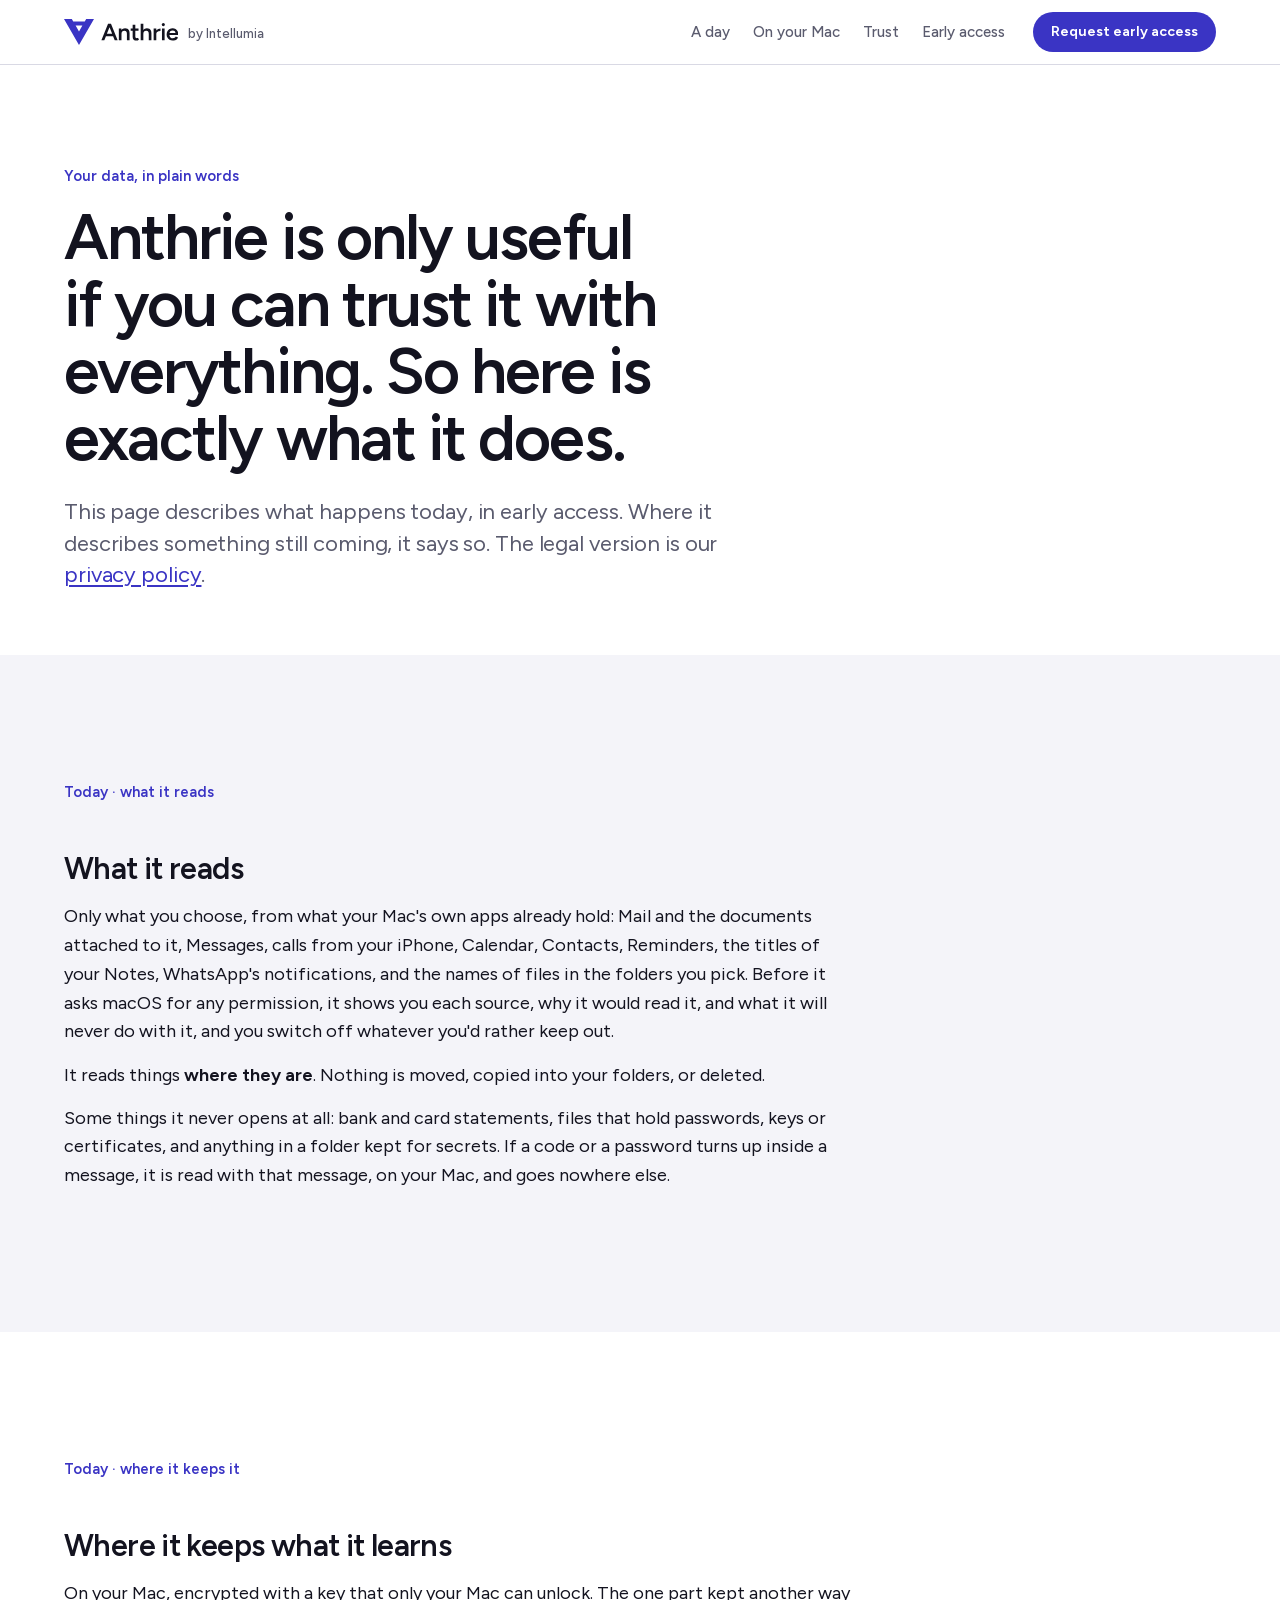
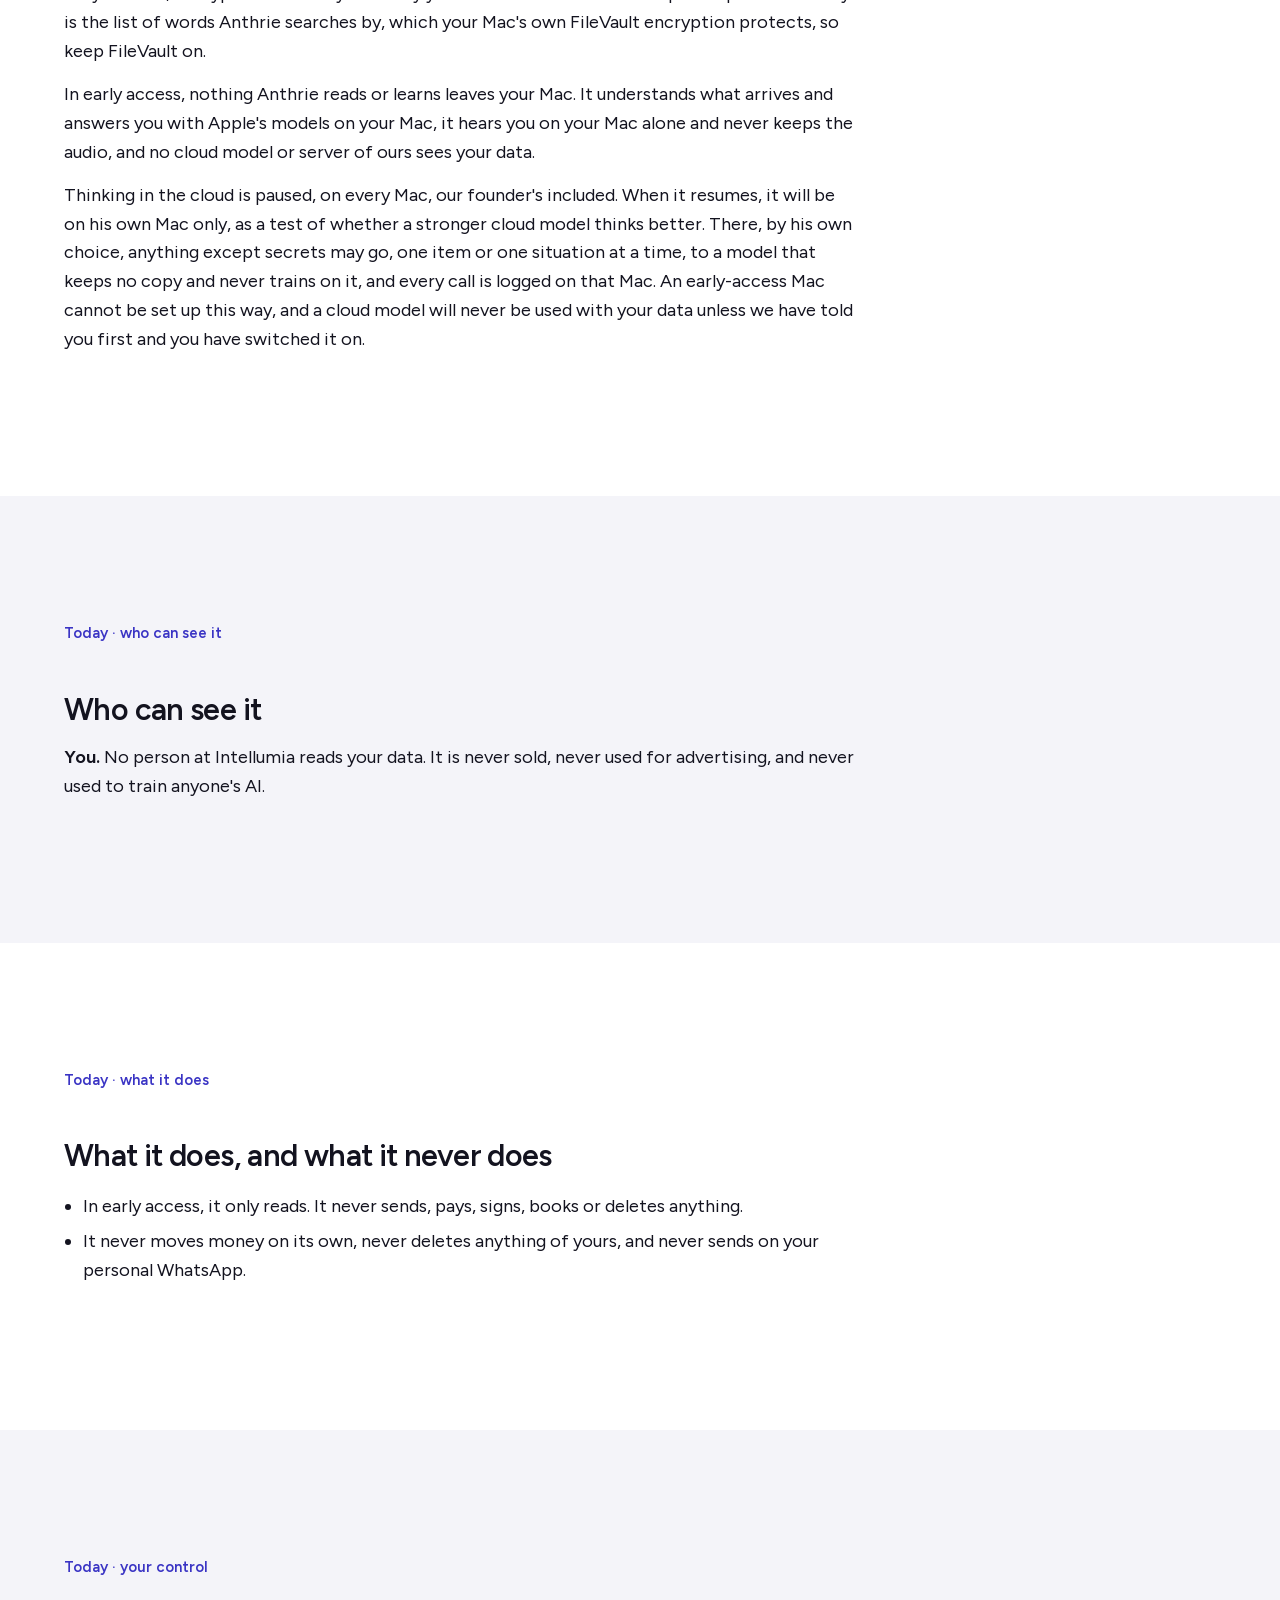
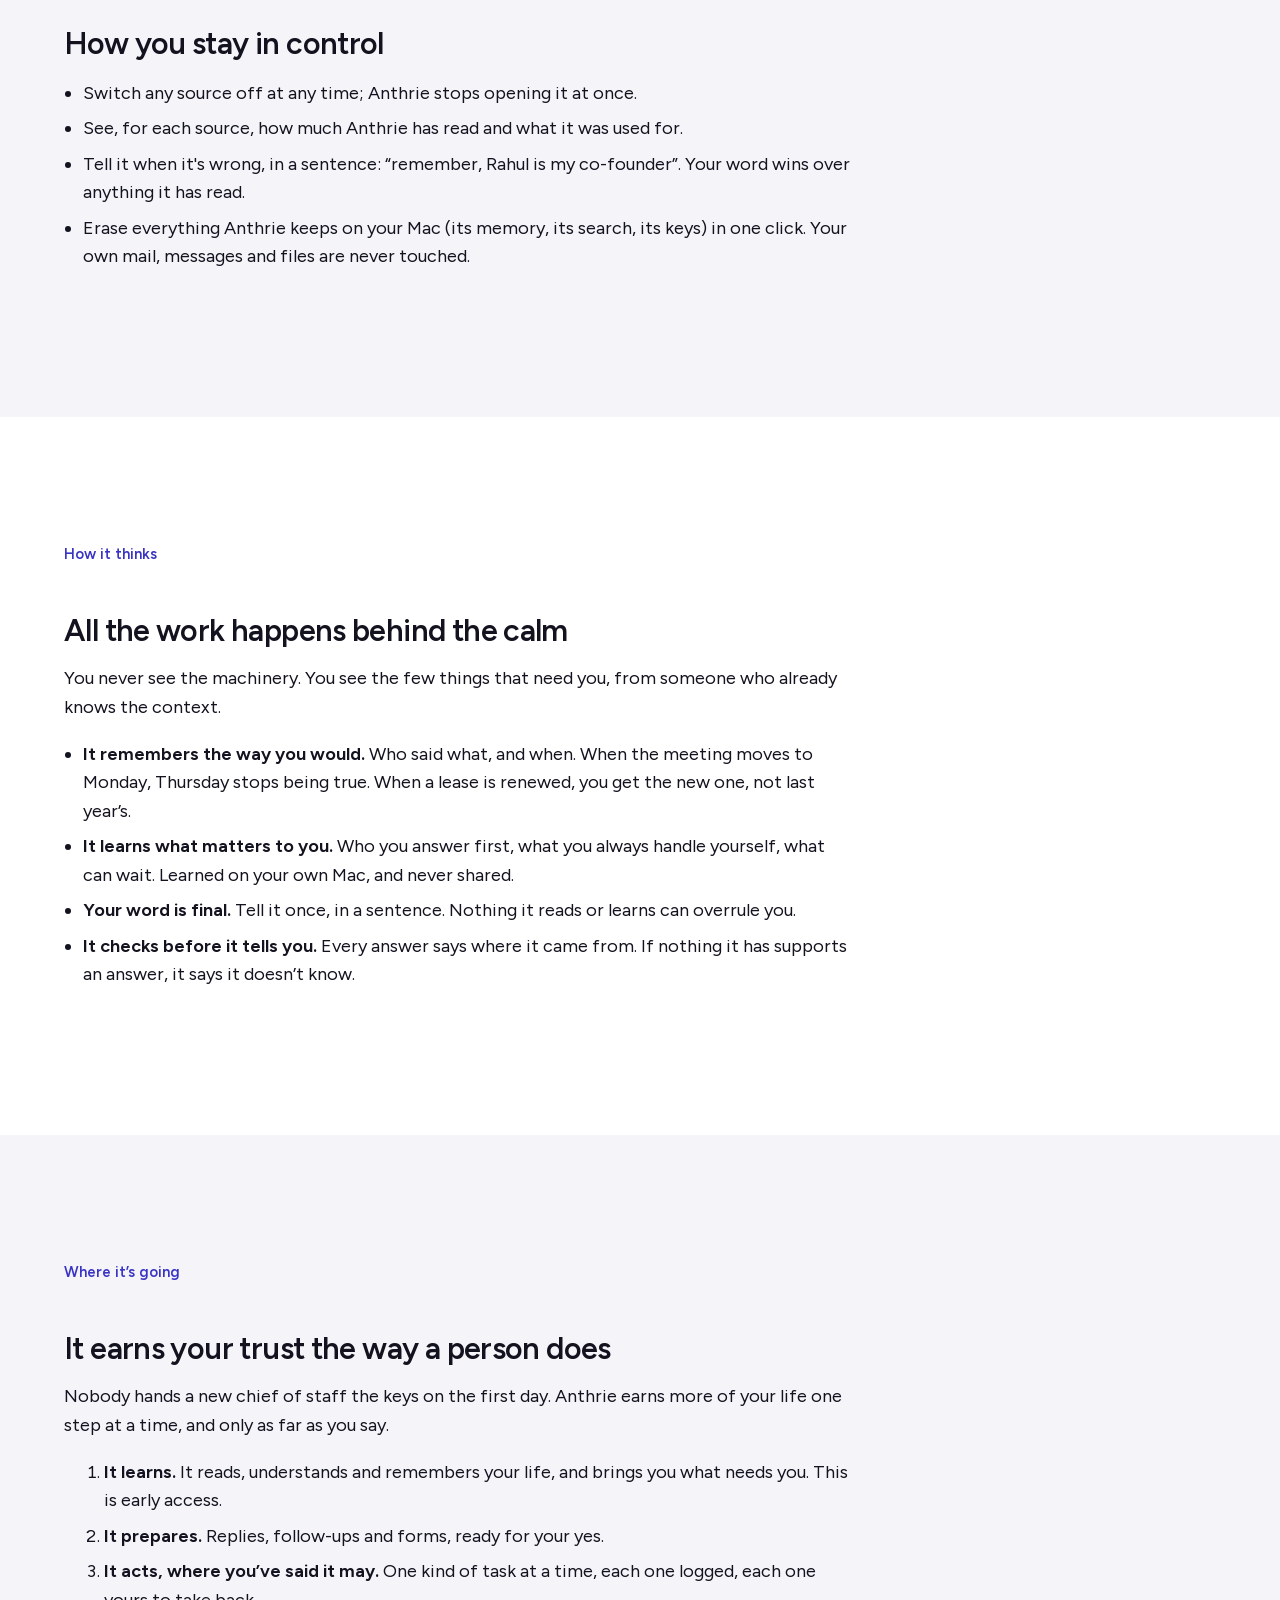
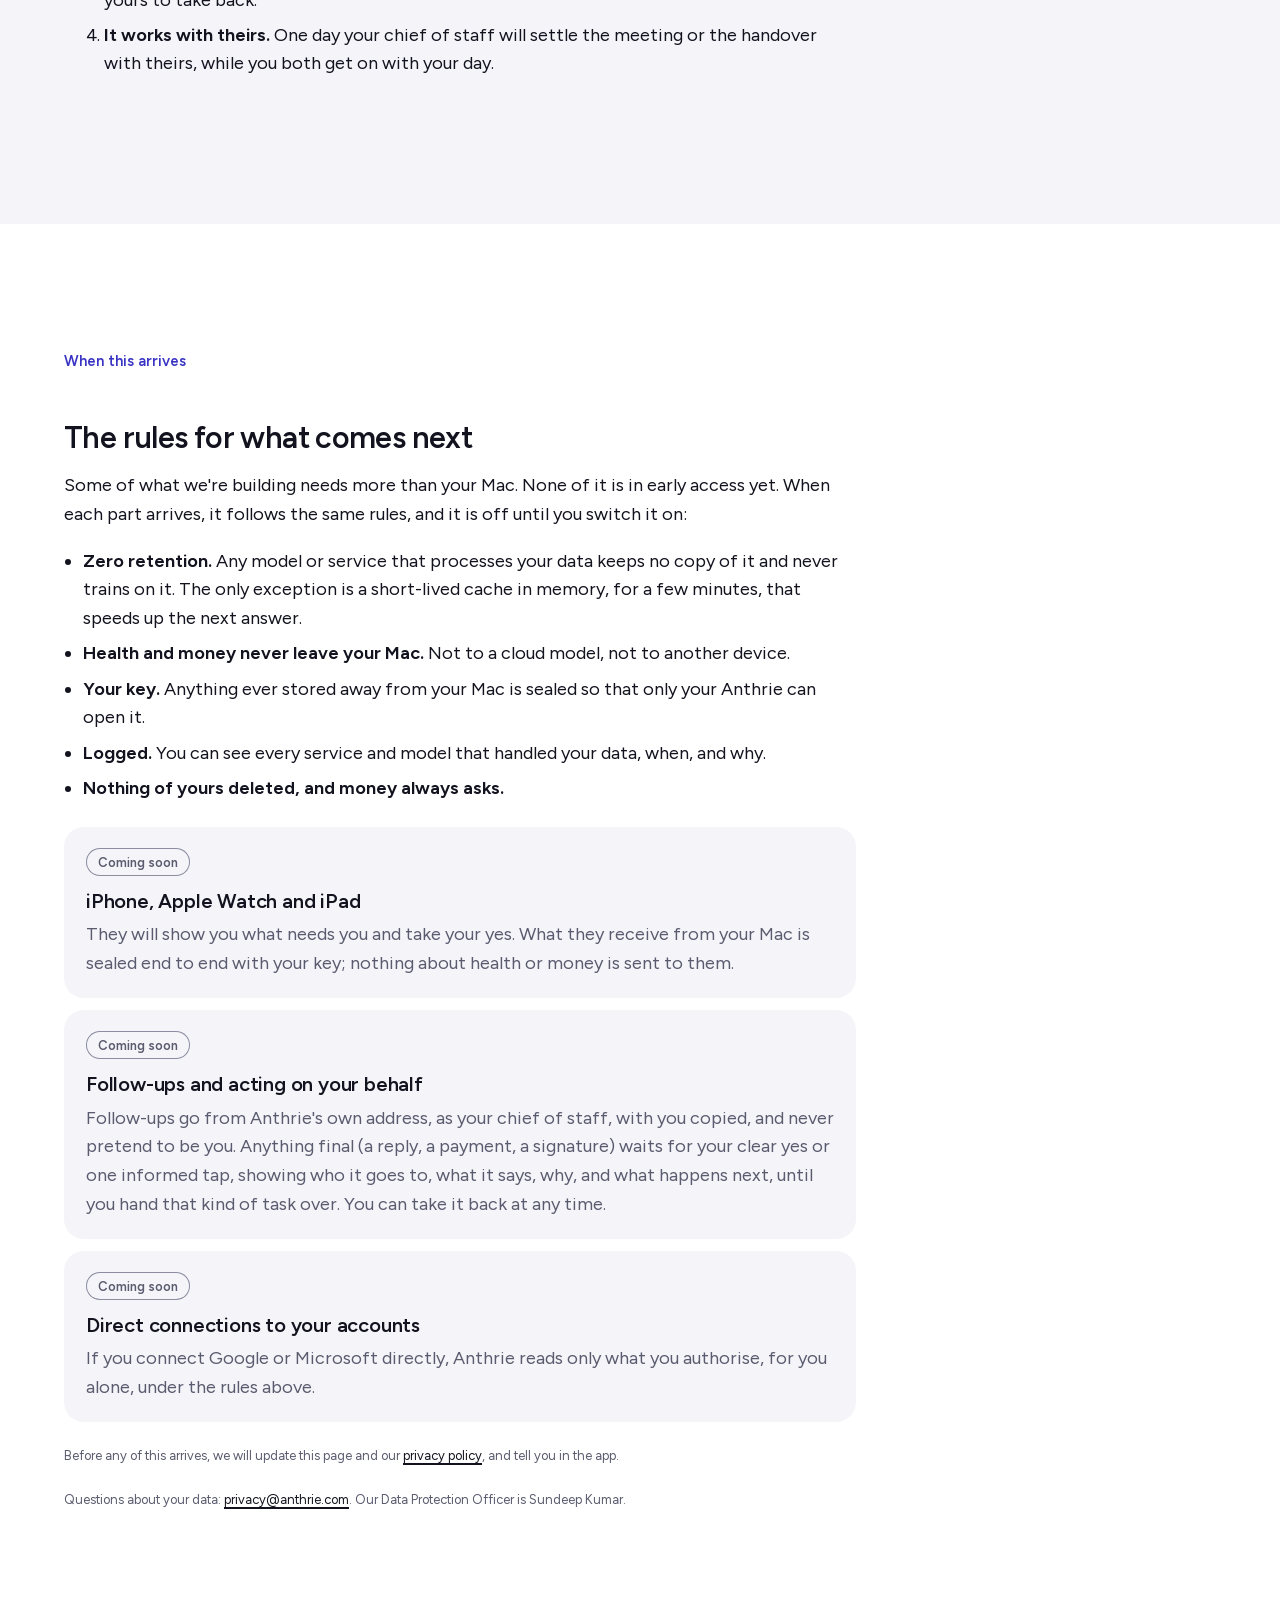
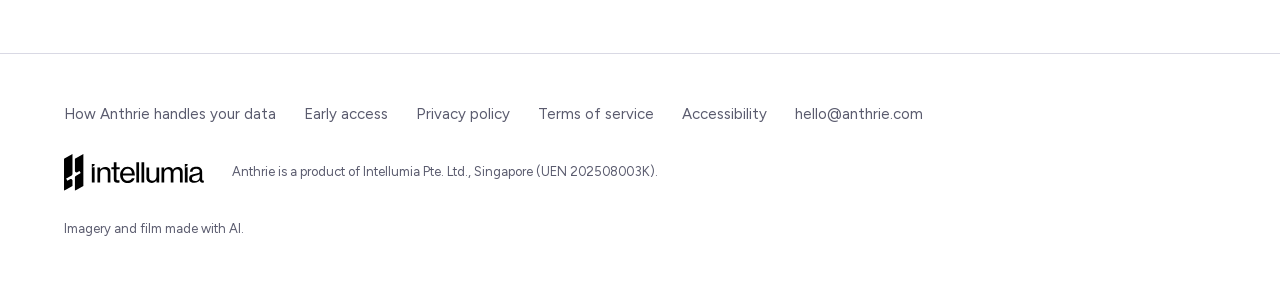
<file: trust.html>
<!doctype html>
<html lang="en">
<head>
  <meta charset="utf-8">
  <meta name="viewport" content="width=device-width, initial-scale=1">
  <title>How Anthrie handles your data</title>
  <meta name="description" content="In plain words: what Anthrie reads, where it keeps it, who can see it, and how you stay in control. What happens today, and the rules for what comes next.">
  <meta property="og:title" content="How Anthrie handles your data">
  <meta property="og:description" content="In plain words: what Anthrie reads, where it keeps it, who can see it, and how you stay in control. What happens today, and the rules for what comes next.">
  <meta property="og:image" content="https://anthrie.com/img/og.png">
  <meta property="og:url" content="https://anthrie.com/trust.html">
  <meta name="twitter:card" content="summary_large_image">
  <link rel="icon" href="img/brand/favicon-32.png" type="image/png" sizes="32x32">
  <link rel="icon" href="img/brand/favicon.svg" type="image/svg+xml">
  <link rel="apple-touch-icon" href="img/brand/apple-touch-icon-180.png">
  <link rel="preload" href="fonts/Figtree-Latin.woff2" as="font" type="font/woff2" crossorigin>
  <link rel="stylesheet" href="style.css?v=13">
</head>
<body class="site">
  <a class="skip" href="#main">Skip to content</a>
  <header class="bar"><div class="c">
    <a class="name" href="/" aria-label="Anthrie, by Intellumia"><svg class="lockup" viewBox="0 0 494.02 129.6" aria-hidden="true" focusable="false"><path class="lockup-mark" d="M0 8.69 L33.75 8.69 L39.99 19.49 L89.61 19.49 L95.85 8.69 L129.6 8.69 L64.8 120.91ZM50.11 37.04 L64.8 62.45 L79.49 37.04Z"/><path fill="currentColor" d="M161.6 100.8 190.33 28.8H203.01L231.74 100.8H219.09L212.06 83.12H181.28L174.25 100.8ZM185.28 72.51H208.05L196.69 43.77ZM236.93 100.8V49.37H247.73L248.21 56.64Q250.74 52.51 254.69 50.33Q258.65 48.14 263.79 48.14Q269.88 48.14 274.26 50.6Q278.64 53.06 281 58.26Q283.36 63.46 283.3 71.79V100.8H271.82V74.47Q271.82 68.32 270.39 64.98Q268.96 61.64 266.44 60.29Q263.92 58.94 260.62 58.89Q254.78 58.81 251.59 62.72Q248.41 66.64 248.41 73.97V100.8ZM313.36 102.03Q305.2 102.03 300.92 97.95Q296.64 93.86 296.64 86.31V59.23H288.11V49.37H296.64V33.33H308.12V49.37H322V59.23H308.12V84.14Q308.12 87.72 309.83 89.57Q311.53 91.42 314.77 91.42Q315.83 91.42 317.03 91Q318.24 90.57 319.84 89.47L324 98.27Q321.4 100.09 318.71 101.06Q316.02 102.03 313.36 102.03ZM331.34 100.8V28.8H342.81V56.36Q345.39 52.34 349.29 50.24Q353.2 48.14 358.19 48.14Q364.29 48.14 368.67 50.6Q373.05 53.06 375.41 58.26Q377.76 63.46 377.71 71.79V100.8H366.23V74.47Q366.23 68.32 364.8 64.98Q363.37 61.64 360.85 60.29Q358.33 58.94 355.03 58.89Q349.19 58.81 346 62.72Q342.81 66.64 342.81 73.97V100.8ZM387.3 100.8V49.37H398.78V58.69Q401.9 53.85 406.81 51.51Q411.73 49.17 416.99 49.17V60.17Q412.33 60.17 408.16 61.46Q404 62.74 401.39 65.64Q398.78 68.53 398.78 73.28V100.8ZM423.26 100.8V49.37H434.74V100.8ZM429.06 39.63Q426.35 39.63 424.32 37.6Q422.29 35.57 422.29 32.86Q422.29 30.05 424.32 28.07Q426.35 26.09 429.06 26.09Q431.87 26.09 433.85 28.07Q435.83 30.05 435.83 32.86Q435.83 35.57 433.85 37.6Q431.87 39.63 429.06 39.63ZM469.2 102.03Q461.64 102.03 455.82 98.59Q450 95.14 446.69 89.07Q443.38 83.01 443.38 75.09Q443.38 67.17 446.75 61.1Q450.12 55.03 456.02 51.58Q461.92 48.14 469.57 48.14Q476.5 48.14 482.03 51.69Q487.57 55.23 490.8 61.9Q494.02 68.56 494.02 77.87H455.27Q455.78 84.32 460.06 88.03Q464.33 91.73 470.23 91.73Q474.94 91.73 478.04 89.61Q481.13 87.49 482.84 84.12L492.99 88.41Q490.89 92.59 487.53 95.66Q484.17 98.74 479.59 100.39Q475 102.03 469.2 102.03ZM455.96 69.04H481.59Q481.28 65.36 479.44 62.92Q477.61 60.49 474.92 59.24Q472.23 58 469.27 58Q466.41 58 463.47 59.21Q460.53 60.41 458.45 62.86Q456.37 65.31 455.96 69.04Z"/></svg><span class="by">by Intellumia</span></a>
    <nav aria-label="Main"><a href="/#day">A day</a><a href="/#product">On your Mac</a><a href="trust.html">Trust</a><a href="early-access.html">Early access</a></nav>
    <a class="btn small" href="early-access.html#request">Request early access</a>
  </div></header>

  <main id="main">
  <section class="page-head"><div class="c prose">
    <p class="eyebrow">Your data, in plain words</p>
    <h1>Anthrie is only useful if you can trust it with everything. So here is exactly what it does.</h1>
    <p class="lead">This page describes what happens today, in early access. Where it describes something still coming, it says so. The legal version is our <a href="privacy.html">privacy policy</a>.</p>
  </div></section>

  <section class="s alt"><div class="c prose">
    <p class="eyebrow">Today · what it reads</p>
    <h2>What it reads</h2>
    <p>Only what you choose, from what your Mac's own apps already hold: Mail and the documents attached to it, Messages,
      calls from your iPhone, Calendar, Contacts, Reminders, the titles of your Notes, WhatsApp's notifications, and the
      names of files in the folders you pick. Before it asks macOS for any permission, it shows you each source, why it
      would read it, and what it will never do with it, and you switch off whatever you'd rather keep out.</p>
    <p>It reads things <b>where they are</b>. Nothing is moved, copied into your folders, or deleted.</p>
    <p>Some things it never opens at all: bank and card statements, files that hold passwords, keys or certificates,
      and anything in a folder kept for secrets. If a code or a password turns up inside a message, it is read with that
      message, on your Mac, and goes nowhere else.</p>
  </div></section>

  <section class="s"><div class="c prose">
    <p class="eyebrow">Today · where it keeps it</p>
    <h2>Where it keeps what it learns</h2>
    <p>On your Mac, encrypted with a key that only your Mac can unlock. The one part kept another way is the list of
      words Anthrie searches by, which your Mac's own FileVault encryption protects, so keep FileVault on.</p>
    <p>In early access, nothing Anthrie reads or learns leaves your Mac. It understands what arrives and answers you
      with Apple's models on your Mac, it hears you on your Mac alone and never keeps the audio, and no cloud model or
      server of ours sees your data.</p>
    <p>Thinking in the cloud is paused, on every Mac, our founder's included. When it resumes, it will be on his own Mac
      only, as a test of whether a stronger cloud model thinks better. There, by his own choice, anything except
      secrets may go, one item or one situation at a time, to a model that keeps no copy and never trains on it, and
      every call is logged on that Mac. An early-access Mac cannot be set up this way, and a cloud model will never be
      used with your data unless we have told you first and you have switched it on.</p>
  </div></section>

  <section class="s alt"><div class="c prose">
    <p class="eyebrow">Today · who can see it</p>
    <h2>Who can see it</h2>
    <p><b>You.</b> No person at Intellumia reads your data. It is never sold, never used for advertising, and never used to train anyone's AI.</p>
  </div></section>

  <section class="s"><div class="c prose">
    <p class="eyebrow">Today · what it does</p>
    <h2>What it does, and what it never does</h2>
    <ul>
      <li>In early access, it only reads. It never sends, pays, signs, books or deletes anything.</li>
      <li>It never moves money on its own, never deletes anything of yours, and never sends on your personal WhatsApp.</li>
    </ul>
  </div></section>

  <section class="s alt"><div class="c prose">
    <p class="eyebrow">Today · your control</p>
    <h2>How you stay in control</h2>
    <ul>
      <li>Switch any source off at any time; Anthrie stops opening it at once.</li>
      <li>See, for each source, how much Anthrie has read and what it was used for.</li>
      <li>Tell it when it's wrong, in a sentence: “remember, Rahul is my co-founder”. Your word wins over anything it has read.</li>
      <li>Erase everything Anthrie keeps on your Mac (its memory, its search, its keys) in one click. Your own mail, messages and files are never touched.</li>
    </ul>
  </div></section>

  <section class="s" id="mind"><div class="c prose">
    <p class="eyebrow">How it thinks</p>
    <h2>All the work happens behind the calm</h2>
    <p>You never see the machinery. You see the few things that need you, from someone who already knows the context.</p>
    <ul>
      <li><b>It remembers the way you would.</b> Who said what, and when. When the meeting moves to Monday, Thursday stops being true. When a lease is renewed, you get the new one, not last year’s.</li>
      <li><b>It learns what matters to you.</b> Who you answer first, what you always handle yourself, what can wait. Learned on your own Mac, and never shared.</li>
      <li><b>Your word is final.</b> Tell it once, in a sentence. Nothing it reads or learns can overrule you.</li>
      <li><b>It checks before it tells you.</b> Every answer says where it came from. If nothing it has supports an answer, it says it doesn’t know.</li>
    </ul>
  </div></section>

  <section class="s alt" id="going"><div class="c prose">
    <p class="eyebrow">Where it’s going</p>
    <h2>It earns your trust the way a person does</h2>
    <p>Nobody hands a new chief of staff the keys on the first day. Anthrie earns more of your life one step at a time, and only as far as you say.</p>
    <ol>
      <li><b>It learns.</b> It reads, understands and remembers your life, and brings you what needs you. This is early access.</li>
      <li><b>It prepares.</b> Replies, follow-ups and forms, ready for your yes.</li>
      <li><b>It acts, where you’ve said it may.</b> One kind of task at a time, each one logged, each one yours to take back.</li>
      <li><b>It works with theirs.</b> One day your chief of staff will settle the meeting or the handover with theirs, while you both get on with your day.</li>
    </ol>
  </div></section>

  <section class="s" id="next"><div class="c prose">
    <p class="eyebrow">When this arrives</p>
    <h2>The rules for what comes next</h2>
    <p>Some of what we're building needs more than your Mac. None of it is in early access yet. When each part
      arrives, it follows the same rules, and it is off until you switch it on:</p>
    <ul>
      <li><b>Zero retention.</b> Any model or service that processes your data keeps no copy of it and never trains on it. The only exception is a short-lived cache in memory, for a few minutes, that speeds up the next answer.</li>
      <li><b>Health and money never leave your Mac.</b> Not to a cloud model, not to another device.</li>
      <li><b>Your key.</b> Anything ever stored away from your Mac is sealed so that only your Anthrie can open it.</li>
      <li><b>Logged.</b> You can see every service and model that handled your data, when, and why.</li>
      <li><b>Nothing of yours deleted, and money always asks.</b></li>
    </ul>
    <div class="future"><span class="chip soon">Coming soon</span><h3>iPhone, Apple Watch and iPad</h3>
      <p>They will show you what needs you and take your yes. What they receive from your Mac is sealed end to end with
        your key; nothing about health or money is sent to them.</p></div>
    <div class="future"><span class="chip soon">Coming soon</span><h3>Follow-ups and acting on your behalf</h3>
      <p>Follow-ups go from Anthrie's own address, as your chief of staff, with you copied, and never pretend to be you.
        Anything final (a reply, a payment, a signature) waits for your clear yes or one informed tap, showing who it
        goes to, what it says, why, and what happens next, until you hand that kind of task over. You can take it back
        at any time.</p></div>
    <div class="future"><span class="chip soon">Coming soon</span><h3>Direct connections to your accounts</h3>
      <p>If you connect Google or Microsoft directly, Anthrie reads only what you authorise, for you alone, under the
        rules above.</p></div>
    <p class="fine">Before any of this arrives, we will update this page and our <a href="privacy.html">privacy policy</a>, and tell you in the app.</p>
    <p class="fine">Questions about your data: <a href="mailto:privacy@anthrie.com">privacy@anthrie.com</a>. Our Data Protection Officer is Sundeep Kumar.</p>
  </div></section>
  </main>

  <footer class="foot"><div class="c">
    <div class="links">
      <a href="trust.html">How Anthrie handles your data</a>
      <a href="early-access.html">Early access</a>
      <a href="privacy.html">Privacy policy</a>
      <a href="terms.html">Terms of service</a>
      <a href="accessibility.html">Accessibility</a>
      <a href="mailto:hello@anthrie.com">hello@anthrie.com</a>
    </div>
    <div class="maker">
      <a href="https://intellumia.com" aria-label="Intellumia"><img class="ink-light" src="img/brand/primary-black.svg" alt="Intellumia" width="140" height="38"><img class="ink-dark" src="img/brand/primary-white.svg" alt="Intellumia" width="140" height="38"></a>
      <p class="fine">Anthrie is a product of Intellumia Pte. Ltd., Singapore (UEN 202508003K).</p>
    </div>
    <p class="fine made">Imagery and film made with AI.</p>
  </div></footer>
</body>
</html>
</file>
<file: style.css>
/* anthrie.com, set in the Anthrie Brand System v1.0: Indigo · Clear (docs/team/brand/ANTHRIE_BRAND_SYSTEM_v1.0.md,
   tokens in docs/team/brand/tokens/anthrie-tokens.css). Anthrie is a product of Intellumia, endorsed "by Intellumia".
   White and an indigo-black, one deep Indigo with a Lavender tonal container, one family (Figtree), generous round
   shapes, separation by tone not shadow. Calm on the surface, depth underneath: the page never makes the reader work.
   Motion: 150ms on colour and transform, on hover and focus only; content is fully visible at rest; off under
   prefers-reduced-motion. Figtree (SIL OFL) is self-hosted from fonts/; no runtime font request. */

@font-face { font-family: "Figtree"; src: url("fonts/Figtree-Latin.woff2") format("woff2");
  font-weight: 400 800; font-style: normal; font-display: swap; }

:root {
  /* light theme */
  --surface: #ffffff;
  --container: #f4f4f9;
  --container-high: #eaeaf3;
  --text: #13131f;
  --text-muted: #5a5b6e;
  --rule: #d9d9e4;
  --outline: #8b8ca0;
  --accent: #3a34c4;
  --accent-press: #2e29a6;
  --on-accent: #ffffff;
  --tonal: #e5e3ff;
  --on-tonal: #1d1a6b;
  --focus-ring: #3a34c4;
  --danger: #b42318;

  --font: "Figtree", -apple-system, BlinkMacSystemFont, "SF Pro Text", "Segoe UI", Roboto, sans-serif;
  --gutter: clamp(20px, 5vw, 72px);
  --block: clamp(80px, 10vw, 144px);
  --section-gap: clamp(40px, 5vw, 72px);
  --structure-gap: clamp(40px, 5vw, 72px);
  --content-max: 1280px;
  --r-s: 12px;
  --r-m: 20px;
  --r-l: 28px;
  --r-xl: 40px;
  --ease: 150ms cubic-bezier(0.2, 0, 0, 1);
  color-scheme: light;
}
/* dark theme: follows the reader's appearance */
@media (prefers-color-scheme: dark) {
  :root:not([data-theme="light"]) {
    --surface: #121218; --container: #1c1c24; --container-high: #26262f; --text: #eeeef5; --text-muted: #a7a8b8;
    --rule: #34343f; --outline: #6c6d80; --accent: #b8b4ff; --accent-press: #cfccff; --on-accent: #1d1a6b;
    --tonal: #2e2a7a; --on-tonal: #e5e3ff; --focus-ring: #b8b4ff; --danger: #ffb4a8;
    color-scheme: dark;
  }
}
:root[data-theme="dark"] {
  --surface: #121218; --container: #1c1c24; --container-high: #26262f; --text: #eeeef5; --text-muted: #a7a8b8;
  --rule: #34343f; --outline: #6c6d80; --accent: #b8b4ff; --accent-press: #cfccff; --on-accent: #1d1a6b;
  --tonal: #2e2a7a; --on-tonal: #e5e3ff; --focus-ring: #b8b4ff; --danger: #ffb4a8;
  color-scheme: dark;
}
/* the one colour field on a page: the close */
.field-indigo, .close {
  --surface: #3a34c4; --container: #2e29a6; --container-high: #2e29a6; --text: #ffffff; --text-muted: #dddbff;
  --rule: rgba(255, 255, 255, 0.24); --accent: #ffffff; --accent-press: #e5e3ff; --on-accent: #3a34c4;
  --tonal: rgba(255, 255, 255, 0.14); --on-tonal: #ffffff; --focus-ring: #ffffff;
  background: var(--surface); color: var(--text);
}

* { box-sizing: border-box; }
html { -webkit-text-size-adjust: 100%; scroll-behavior: smooth; }
body {
  margin: 0; background: var(--surface); color: var(--text); overflow-x: clip;
  font-family: var(--font); font-size: 18px; line-height: 1.6; font-weight: 400;
  font-variant-numeric: tabular-nums; -webkit-font-smoothing: antialiased; text-rendering: optimizeLegibility;
}
img { max-width: 100%; height: auto; display: block; }
figure { margin: 0; }
a { color: var(--accent); text-underline-offset: 3px; text-decoration-thickness: 1.5px; transition: color var(--ease); }
a:hover { color: var(--accent-press); }
:focus-visible { outline: 2px solid var(--focus-ring); outline-offset: 3px; border-radius: 8px; }
/* "Skip to content": the first stop for the keyboard, out of sight until it has focus */
.skip { position: absolute; left: 12px; top: -80px; z-index: 30; padding: 10px 18px; border-radius: 999px;
  background: var(--accent); color: var(--on-accent); font-size: 15px; font-weight: 600; text-decoration: none; }
.skip:focus, .skip:focus-visible { top: 12px; color: var(--on-accent); }
main:focus { outline: none; }
b, strong { font-weight: 650; }
p { margin: 0 0 0.9rem; }
ul { padding-left: 1.2rem; }
li { margin: 0.4rem 0; }
section[id] { scroll-margin-top: 72px; }

/* ---------- labels, chips, fine print ---------- */
.eyebrow, .label { font-size: 15px; font-weight: 600; line-height: 1.3; color: var(--accent); margin: 0 0 1rem; }
.fine, .note { font-size: 13px; line-height: 1.55; color: var(--text-muted); }
.fine a, .note a { color: var(--text); }
/* a caption that says a picture is a design, not a screenshot */
.cap { font-size: 14px; font-weight: 500; line-height: 1.45; color: var(--text-muted); }
/* status chips: tonal for what exists today; outlined for what is still being built. Words carry the meaning. */
.chip { display: inline-flex; align-items: center; min-height: 28px; padding: 5px 12px; border-radius: 999px;
  font-size: 13px; font-weight: 600; line-height: 1; white-space: nowrap; vertical-align: middle;
  background: var(--tonal); color: var(--on-tonal); }
.chip.soon { background: none; color: var(--text-muted); box-shadow: inset 0 0 0 1px var(--outline); }
.chip + .eyebrow, .chip + h3, .chip + h2 { margin-top: 1rem; }
.status { font-size: 13px; color: var(--text-muted); line-height: 1.6; }
.state { font-size: 14px; line-height: 1.6; color: var(--text-muted); max-width: 96ch; margin: var(--section-gap) 0 0;
  padding-top: 16px; border-top: 1px solid var(--rule); }
.state b { color: var(--text); font-weight: 650; }
.state b.soon { color: var(--text-muted); }

/* ---------- site shell ---------- */
.c { max-width: var(--content-max); margin: 0 auto; padding: 0 var(--gutter); }
.bar { position: sticky; top: 0; z-index: 10; background: color-mix(in srgb, var(--surface) 92%, transparent);
  -webkit-backdrop-filter: saturate(1.4) blur(16px); backdrop-filter: saturate(1.4) blur(16px); border-bottom: 1px solid var(--rule); }
.bar .c { display: flex; align-items: center; gap: 28px; min-height: 64px; }
/* the Anthrie lockup (img/brand/anthrie-lockup.svg, inlined): the mark in the accent, the name in the text colour.
   30px tall in a 64px bar keeps the clear space (half its height). "by Intellumia" sits on the wordmark's baseline. */
.bar .name { display: flex; align-items: flex-end; gap: 10px; margin-right: auto; color: var(--text); text-decoration: none; }
.lockup { display: block; height: 30px; width: auto; aspect-ratio: 494.02 / 129.6; flex: none; }
.lockup-mark { fill: var(--accent); }
.by { font-size: 13px; font-weight: 500; color: var(--text-muted); line-height: 1; margin-bottom: 7px; white-space: nowrap; }
.bar nav { display: flex; gap: clamp(16px, 1.8vw, 28px); }
.bar nav a { color: var(--text-muted); text-decoration: none; font-size: 15px; font-weight: 500; white-space: nowrap; }
.bar nav a:hover, .bar nav a:focus-visible { color: var(--text); }

/* controls: pills; the accent for the next step */
.btn { display: inline-flex; align-items: center; justify-content: center; gap: 10px; min-height: 52px; padding: 0 26px; border: 0;
  border-radius: 999px; background: var(--accent); color: var(--on-accent) !important; font-family: var(--font);
  font-size: 16px; font-weight: 650; text-decoration: none; cursor: pointer; white-space: nowrap; transition: background var(--ease); }
.btn:hover { background: var(--accent-press); }
.btn span, .go span { display: inline-block; transition: transform var(--ease); }
.btn:hover span, .btn:focus-visible span, .go:hover span, .go:focus-visible span { transform: translate(3px, -3px); }
.go[href^="#"]:hover span, .more .go:hover span, .more .go:focus-visible span { transform: translateX(3px); }
.btn.small { min-height: 40px; padding: 0 18px; font-size: 14px; }
.go, .btn.ghost { display: inline-flex; align-items: center; gap: 10px; min-height: 48px; padding: 0; background: none; border: 0;
  color: var(--text) !important; font-weight: 650; text-decoration: underline; text-decoration-color: var(--accent);
  text-decoration-thickness: 2px; text-underline-offset: 6px; }
.btn.ghost:hover { background: none; color: var(--accent) !important; }

/* ---------- sections ---------- */
section.s { padding: var(--block) 0; }
section.s.alt { background: var(--container); }
h1, h2, h3 { font-family: var(--font); margin: 0; color: var(--text); font-weight: 600; text-wrap: balance; }
.s h2, .page-head h1 { font-size: clamp(36px, 5.2vw, 64px); line-height: 1.05; letter-spacing: -0.03em; max-width: 20ch; margin-bottom: 1.5rem; }
h3 { font-size: clamp(20px, 2vw, 24px); line-height: 1.25; letter-spacing: -0.01em; margin: 0 0 0.6rem; }
.lead { font-size: clamp(19px, 1.8vw, 22px); line-height: 1.45; font-weight: 400; letter-spacing: -0.005em; color: var(--text); max-width: 44ch; margin: 0; }
.lead + .lead, .lead + p { margin-top: 1.2rem; }
.lead b { font-weight: 650; }

.head { display: grid; gap: 0 24px; grid-template-columns: 1fr; margin-bottom: var(--structure-gap); }
.head .eyebrow { padding-top: 12px; }
.head .lead { color: var(--text-muted); }
.sh { display: grid; grid-template-columns: 1fr; margin-bottom: var(--structure-gap); }
.sh .eyebrow { margin-bottom: clamp(14px, 1.6vw, 22px); }
.sh h2 { margin-bottom: clamp(20px, 2.4vw, 36px); max-width: none; }
.sh .copy > p:not(.lead) { color: var(--text-muted); max-width: 60ch; }
.sh .copy > p + p { margin-top: 1rem; }

/* ---------- 1. hero ---------- */
.hero { padding: clamp(64px, 9vw, 136px) 0 0; overflow: hidden; }
.vision { font-family: var(--font); font-weight: 600; font-size: clamp(46px, 7.6vw, 96px); line-height: 1.02; letter-spacing: -0.035em; margin: 0; color: var(--text); }
.hero .vision { margin: 0 0 clamp(32px, 4vw, 56px); }
.hero-grid { display: grid; gap: 24px; grid-template-columns: 1fr; }
.promise { font-size: clamp(21px, 2vw, 28px); line-height: 1.3; font-weight: 550; letter-spacing: -0.015em; color: var(--text); margin: 0; }
.hero-copy p { color: var(--text-muted); max-width: 46ch; margin: 0; }
.hero .actions { display: flex; gap: 16px 28px; align-items: center; flex-wrap: wrap; margin: 2rem 0 0; }

/* ---------- 2. the shift ---------- */
.moments { list-style: none; margin: 0; padding: 0; border-top: 1px solid var(--rule); }
.moments li { display: grid; grid-template-columns: 1fr; gap: 6px 24px; margin: 0; padding: clamp(20px, 2.4vw, 32px) 0; border-bottom: 1px solid var(--rule); }
.moments .when { font-weight: 600; font-size: clamp(28px, 3.2vw, 44px); line-height: 1; letter-spacing: -0.03em; color: var(--accent); }
.moments .what { font-size: clamp(19px, 1.8vw, 24px); line-height: 1.35; color: var(--text-muted); align-self: end; }



/* A design: one picture, light and dark, its caption beneath ("A design" first). The picture brings its own Mist or
   Dusk stage, so it needs no frame of ours: tone, never shadow. Each figure stands alone in its slot; delete it and the
   section reads as text, with nothing else to change. */
.design { display: grid; gap: 12px; min-width: 0; }
.design img { width: 100%; height: auto; border-radius: var(--r-l); }

/* ---------- Today, set as type (a design, not a screenshot) ---------- */
.today { background: var(--container); border-radius: var(--r-l); overflow: hidden; }
section.s.alt .today { background: var(--surface); }
.today-top, .today-foot { display: flex; justify-content: space-between; gap: 16px; padding: 16px clamp(20px, 3vw, 36px);
  font-size: 14px; font-weight: 600; color: var(--text-muted); }
.today ul { list-style: none; margin: 0; padding: 0 clamp(8px, 1vw, 12px); }
.today li { margin: 0 0 8px; padding: clamp(16px, 1.8vw, 22px) clamp(16px, 2vw, 24px); background: var(--surface); border-radius: var(--r-m); }
section.s.alt .today li { background: var(--container); }
.today .line { font-weight: 600; font-size: clamp(19px, 1.8vw, 23px); line-height: 1.2; letter-spacing: -0.015em; margin: 0 0 6px; }
.today .why { margin: 0; color: var(--text-muted); font-size: 15px; }
.today-foot { justify-content: flex-start; align-items: center; flex-wrap: wrap; padding-top: 8px; }

/* ---------- the day ---------- */
.coda { margin: clamp(48px, 6vw, 96px) 0 0; font-weight: 600; font-size: clamp(30px, 4.2vw, 56px); line-height: 1.05; letter-spacing: -0.03em; }
.coda span { color: var(--accent); }


/* rows of items: tonal tiles */
.cards { display: grid; grid-template-columns: 1fr; gap: 12px; }
.card { padding: clamp(22px, 2.4vw, 30px); background: var(--container); border-radius: var(--r-l); }
section.s.alt .card { background: var(--surface); }
.cards + .cards { margin-top: var(--section-gap); }
.card h3 { font-size: clamp(20px, 1.8vw, 23px); line-height: 1.2; margin: 0 0 0.6rem; }
.card p { color: var(--text-muted); margin: 0; font-size: 16px; }
.card .chip { margin-bottom: 1rem; }
.card .n { display: block; font-size: 14px; font-weight: 600; color: var(--accent); margin-bottom: 1rem; }
.more { margin: var(--section-gap) 0 0; }



/* founder */
.founder blockquote { margin: 0 0 1.5rem; padding-left: clamp(20px, 3vw, 36px); border-left: 3px solid var(--accent);
  font-size: clamp(21px, 2.4vw, 32px); line-height: 1.35; font-weight: 500; letter-spacing: -0.015em; max-width: 42ch; }
.founder cite { font-style: normal; display: block; padding-left: clamp(23px, 3vw, 39px); }

/* questions */
.faq { max-width: 64rem; border-top: 1px solid var(--rule); }
.faq details { border-bottom: 1px solid var(--rule); padding: 20px 0; }
.faq summary { cursor: pointer; font-weight: 600; font-size: clamp(18px, 1.5vw, 21px); list-style: none; display: flex; justify-content: space-between; gap: 24px;
  transition: color var(--ease); }
.faq summary:hover { color: var(--accent); }
.faq summary::-webkit-details-marker { display: none; }
.faq summary::after { content: "+"; color: var(--accent); font-weight: 400; font-size: 1.3em; line-height: 0.8; display: inline-block; transition: transform var(--ease); }
.faq details[open] summary::after { transform: rotate(45deg); }
.faq details p { color: var(--text-muted); margin: 0.8rem 0 0; max-width: 64ch; }

.act { margin: 2.4rem 0 0; }
.fine { margin-top: 1.5rem; max-width: 96ch; }
.cta h2 { max-width: 16ch; }
.cta .lead { margin-bottom: 2.2rem; }
/* the close: the Indigo field */
.close h2 { font-size: clamp(38px, 6vw, 80px); max-width: 16ch; color: var(--text); }
.close .eyebrow { color: var(--text-muted); }
.close .lead { color: var(--text-muted); }

/* footer: links, then the maker's mark */
footer.foot { border-top: 1px solid var(--rule); padding: 48px 0 64px; }
footer.foot .c { display: grid; gap: 28px; }
footer.foot .links { display: flex; flex-wrap: wrap; gap: 12px 28px; font-size: 15px; }
footer.foot .links a { color: var(--text-muted); text-decoration: none; }
footer.foot .links a:hover { color: var(--text); }
.maker { display: flex; flex-wrap: wrap; align-items: center; gap: 16px 28px; }
.maker img { width: 140px; height: auto; }
.maker .fine { margin: 0; }
.maker .ink-dark { display: none; }
@media (prefers-color-scheme: dark) {
  :root:not([data-theme="light"]) .maker .ink-light { display: none; }
  :root:not([data-theme="light"]) .maker .ink-dark { display: block; }
}

/* page heads and prose (trust, privacy, terms, early access) */
.page-head { padding: clamp(56px, 8vw, 112px) 0 clamp(40px, 5vw, 64px); }
.page-head h1 { max-width: 20ch; }
.page-head .lead { max-width: 52ch; color: var(--text-muted); }
.page-head .meta { margin-top: 1.4rem; }
.prose { max-width: 72ch; }
.c.prose { max-width: var(--content-max); }
.c.prose > * { max-width: 72ch; }
.c.prose > h1 { max-width: 20ch; }
.c.prose > .lead { max-width: 52ch; }
.c.prose > .request { max-width: 44rem; }
.prose h2 { font-weight: 600; font-size: clamp(24px, 2.4vw, 32px); line-height: 1.15; letter-spacing: -0.02em; margin: 3rem 0 1rem; max-width: none; }
section.s .prose > h2:first-child { margin-top: 0; }
.prose p, .prose li { color: var(--text); }
.prose p.eyebrow { color: var(--accent); }
.prose p.fine, .prose p.note, .prose p.status, .prose p.cap { color: var(--text-muted); }
.prose .meta { font-size: 14px; color: var(--text-muted); }
.prose .future { margin-top: 1.5rem; padding: 20px 22px; background: var(--container); border-radius: var(--r-m); }
.prose .future h3 { font-size: 20px; margin: 0.8rem 0 0.4rem; }
.prose .future p { color: var(--text-muted); margin: 0; }
.prose .future + .future { margin-top: 0.75rem; }

/* the early-access form: soft fields */
.request { display: grid; gap: 20px; max-width: 44rem; margin-top: 2.5rem; }
.request .row2 { display: grid; gap: 20px; grid-template-columns: 1fr; }
.request label { display: grid; gap: 8px; font-weight: 600; font-size: 16px; }
.request input, .request select, .request textarea { font: inherit; font-size: 17px; font-weight: 400; color: var(--text); background: var(--surface);
  border: 1px solid var(--outline); border-radius: var(--r-s); padding: 13px 15px; min-width: 0; transition: border-color var(--ease); }
.request input:hover, .request select:hover, .request textarea:hover { border-color: var(--text-muted); }
.request input:focus-visible, .request select:focus-visible, .request textarea:focus-visible { outline: 2px solid var(--focus-ring); outline-offset: 2px; border-color: transparent; border-radius: var(--r-s); }
.request fieldset { border: 1px solid var(--rule); border-radius: var(--r-m); padding: 12px 16px 16px; display: flex; gap: 24px; flex-wrap: wrap; margin: 0; min-width: 0; }
.request legend { font-weight: 600; font-size: 16px; padding: 0 6px; }
.request label.check { display: flex; align-items: center; gap: 8px; font-weight: 400; }
.request input[type="checkbox"], .request input[type="radio"] { accent-color: var(--accent); width: 20px; height: 20px; }
.request .opt { color: var(--text-muted); font-weight: 400; }
.request .hint { color: var(--text-muted); font-weight: 400; font-size: 15px; }
.request .hp { position: absolute; left: -9999px; width: 1px; height: 1px; overflow: hidden; }
.request button { justify-self: start; }
.request button:disabled { opacity: 0.6; cursor: default; }
.request .status { margin: 0; }
/* the 18+ tick and the notice at the point of collection, just above the button */
.request label.check.age { align-items: flex-start; font-size: 16px; font-weight: 500; }
.request label.check.age input { flex: none; margin-top: 2px; }
.request .notice { margin: 0; font-size: 14px; max-width: 44rem; }

/* ---------- the hero's spoken exchange: lines arrive one by one; the dot breathes while it listens ---------- */
.exchange { margin: clamp(48px, 6vw, 88px) 0 0; display: grid; grid-template-columns: auto minmax(0, 1fr); gap: 16px clamp(18px, 2.4vw, 32px);
  align-items: start; padding: clamp(24px, 3.4vw, 44px); background: var(--container); border-radius: var(--r-xl); max-width: 1000px; }
.presence { position: relative; width: 56px; height: 56px; border-radius: 50%; background: var(--tonal); display: grid; place-items: center; }
.presence .dot { width: 14px; height: 14px; border-radius: 50%; background: var(--accent); animation: breathe 2400ms ease-in-out infinite; }
.presence .ring { position: absolute; inset: 0; border-radius: 50%; box-shadow: inset 0 0 0 2px var(--accent); opacity: 0;
  animation: ring 2400ms cubic-bezier(0.2, 0, 0, 1) 1; }
@keyframes breathe { 0%, 100% { transform: scale(1); } 50% { transform: scale(1.3); } }
@keyframes ring { 0% { transform: scale(1); opacity: 0.6; } 100% { transform: scale(1.45); opacity: 0; } }
.exchange .lines { display: grid; gap: 14px; min-width: 0; }
.exchange .line { margin: 0; font-size: clamp(21px, 2.6vw, 32px); line-height: 1.3; font-weight: 500; letter-spacing: -0.01em;
  opacity: 0; transform: translateY(12px); animation: arrive 400ms cubic-bezier(0.2, 0, 0, 1) forwards; }
.exchange .you { color: var(--text-muted); animation-delay: 300ms; }
.exchange .who { display: block; font-size: 15px; font-weight: 600; letter-spacing: 0; margin-bottom: 4px; }
.exchange .it { animation-delay: 2400ms; padding-left: 1.1em; text-indent: -1.1em; }
.exchange .lead-mark { display: inline-block; width: 0.62em; height: 0.62em; margin-right: 0.48em; vertical-align: 0.02em; color: var(--accent); text-indent: 0; }
.exchange .src { font-size: 14px; font-weight: 500; color: var(--text-muted); letter-spacing: 0; animation-delay: 3000ms; padding-left: 1.1em; }
.exchange .cap, .exchange .listen { grid-column: 2; }
.exchange .cap { margin: 8px 0 0; }
.exchange .cap .chip { margin: 0 6px; }
@keyframes arrive { to { opacity: 1; transform: none; } }
.listen { justify-self: start; display: inline-flex; align-items: center; gap: 10px; min-height: 44px; padding: 0 18px; border: 0; border-radius: 999px;
  background: var(--tonal); color: var(--on-tonal); font: 600 15px var(--font); cursor: pointer; }
.listen[hidden] { display: none; }
.listen .play { width: 0; height: 0; border-left: 10px solid currentColor; border-top: 6px solid transparent; border-bottom: 6px solid transparent; }
.sr { position: absolute; width: 1px; height: 1px; overflow: hidden; clip: rect(0 0 0 0); white-space: nowrap; }
.chip:empty { display: none; }

/* ---------- on your Mac: the one real screen, then four points ---------- */
.design-wide img { border-radius: var(--r-xl); }
.points4 { list-style: none; margin: var(--section-gap) 0 0; padding: 0; display: grid; grid-template-columns: 1fr; gap: 12px 24px; }
.points4 li { margin: 0; padding-top: 16px; border-top: 1px solid var(--rule); }
.points4 h3 { font-size: clamp(19px, 1.7vw, 22px); margin-bottom: 0.4rem; }
.points4 p { color: var(--text-muted); font-size: 16px; margin: 0 0 12px; }

/* ---------- the fields: slots for the creative team's art and film. Type on the field until the art arrives. ---------- */
.slot { background-image: var(--art, none); background-size: cover; background-position: center; }
@media (prefers-color-scheme: dark) { :root:not([data-theme="light"]) .slot { background-image: var(--art-dark, var(--art, none)); } }
.field-night { --surface: #121218; --text: #eeeef5; --text-muted: #a7a8b8; --accent: #b8b4ff; --rule: #34343f;
  background-color: var(--surface); color: var(--text); }
@media (prefers-color-scheme: dark) { :root:not([data-theme="light"]) .field-night { --surface: #1c1c24; } }
.slot-mood, .slot-film { padding: clamp(72px, 10vw, 144px) 0; }
.field-line { margin: 0; font-weight: 600; font-size: clamp(30px, 4.6vw, 60px); line-height: 1.08; letter-spacing: -0.03em; color: var(--text); max-width: 24ch; text-wrap: balance; }
.slot-film .eyebrow { color: var(--accent); }
.film { width: 100%; height: auto; border-radius: var(--r-xl); margin-bottom: var(--section-gap); }
.film[hidden] { display: none; }

/* ---------- a day: four moments, each with its seconds on a screen ---------- */
.day4 { list-style: none; margin: 0; padding: 0; display: grid; grid-template-columns: 1fr; gap: clamp(40px, 5vw, 56px) 24px; }
.day4 > li { margin: 0; display: grid; gap: 12px; align-content: start; min-width: 0; }
.day4 .when { margin: 0; font-size: 15px; font-weight: 600; color: var(--accent); }
.day4 .said { margin: 0; font-size: clamp(19px, 1.7vw, 22px); line-height: 1.35; font-weight: 500; max-width: 34ch; min-height: 2.7em; }
.day4 .look { margin: 0 0 4px; display: flex; align-items: baseline; flex-wrap: wrap; gap: 4px 12px; }
.day4 .look b { font-size: clamp(40px, 4.4vw, 56px); font-weight: 600; line-height: 1; letter-spacing: -0.03em; }
.day4 .look span { color: var(--text-muted); font-size: 15px; }
.day4 .cap .chip { margin: 0 4px; }
.day4 .today { aspect-ratio: 1600 / 1060; display: flex; flex-direction: column; }
.day4 .today ul { flex: 1; padding: 0 8px; }
.day4 .today li { padding: 10px 14px; margin-bottom: 6px; }
.day4 .today .line { font-size: 15px; margin: 0; }
.day4 .today .why { display: none; }
.day4 .today-top, .day4 .today-foot { padding: 10px 16px; font-size: 13px; }
.nothing { aspect-ratio: 1600 / 1060; border-radius: var(--r-l); background: var(--container); color: var(--text-muted); display: grid; place-items: center;
  font-size: clamp(20px, 2vw, 26px); font-weight: 600; letter-spacing: -0.01em; }
.day4 > li > .cap { margin: 0; }

/* ---------- trust, in words ---------- */
.claims { list-style: none; margin: 0; padding: 0; display: grid; grid-template-columns: 1fr; gap: 24px; }
.claims li { margin: 0; padding-top: 16px; border-top: 1px solid var(--rule); }
.claims h3 { font-size: clamp(21px, 2vw, 26px); }
.claims p { color: var(--text-muted); margin: 0; max-width: 40ch; }

/* ---------- the one status list ---------- */
.status-lists { display: grid; grid-template-columns: 1fr; gap: 12px; }
.status-group { padding: clamp(22px, 2.4vw, 32px); border-radius: var(--r-l); background: var(--surface); }
.status-group.now { background: var(--tonal); color: var(--on-tonal); }
.status-group h3 { font-size: 15px; font-weight: 650; margin-bottom: 12px; }
.status-group.now h3 { color: var(--on-tonal); }
.status-group.soon h3 { color: var(--text-muted); }
.status-group ul { list-style: none; margin: 0; padding: 0; }
.status-group li { margin: 0; padding: 8px 0; border-top: 1px solid var(--rule); font-size: 16px; line-height: 1.45; }
.status-group.now li { border-top-color: color-mix(in srgb, var(--on-tonal) 18%, transparent); }
.status-group.soon li { color: var(--text-muted); }


/* the quick form: chips you tap, groups that fold, one space to write or speak */
.request.quick { gap: 18px; }
.request .chips { border: 0; padding: 0; margin: 0; display: flex; flex-wrap: wrap; gap: 8px; min-width: 0; }
.request .chips legend { padding: 0; margin-bottom: 10px; font-weight: 600; font-size: 16px; width: 100%; }
.request .chips legend .opt { display: block; font-size: 14px; margin-top: 2px; }
.request .chips[hidden] { display: none; }
.request label.pick { display: inline-flex; position: relative; font-weight: 500; font-size: 15px; }
.request label.pick input { position: absolute; opacity: 0; width: 1px; height: 1px; margin: 0; }
.request label.pick span { display: inline-flex; align-items: center; min-height: 40px; padding: 0 16px; border-radius: 999px;
  background: var(--surface); box-shadow: inset 0 0 0 1px var(--outline); color: var(--text); cursor: pointer; user-select: none;
  transition: background var(--ease), box-shadow var(--ease), color var(--ease); }
.request label.pick span:hover { box-shadow: inset 0 0 0 1px var(--text-muted); }
.request label.pick input:checked + span { background: var(--tonal); color: var(--on-tonal); box-shadow: inset 0 0 0 2px var(--accent); font-weight: 600; }
.request label.pick input:focus-visible + span { outline: 2px solid var(--focus-ring); outline-offset: 2px; }
.request > .hint { margin: 4px 0 -6px; }
.request .group { width: 100%; border-top: 1px solid var(--rule); }
.request .group:last-of-type { border-bottom: 1px solid var(--rule); }
.request .group summary { list-style: none; cursor: pointer; display: flex; align-items: center; gap: 10px; min-height: 44px; font-weight: 500; font-size: 15px; }
.request .group summary::-webkit-details-marker { display: none; }
.request .group summary::after { content: "+"; margin-left: auto; color: var(--accent); font-size: 1.3em; line-height: 1; transition: transform var(--ease); }
.request .group[open] summary::after { transform: rotate(45deg); }
.request .group .n:not(:empty) { min-width: 22px; height: 22px; padding: 0 7px; border-radius: 999px; background: var(--accent); color: var(--on-accent);
  font-size: 13px; font-weight: 650; display: inline-grid; place-items: center; }
.request .group .opts { display: flex; flex-wrap: wrap; gap: 8px; padding: 2px 0 14px; }
.request .pays > label.pick { margin-bottom: 6px; }
.say-or-write { display: grid; gap: 8px; }
.request .say-or-write > label { display: block; font-weight: 600; font-size: 16px; }
.voice { display: flex; flex-wrap: wrap; align-items: center; gap: 10px 16px; }
.voice[hidden] { display: none; }
.voice .rec { display: inline-flex; align-items: center; gap: 10px; min-height: 44px; padding: 0 18px; border: 0; border-radius: 999px;
  background: var(--tonal); color: var(--on-tonal); font: 600 15px var(--font); cursor: pointer; }
.voice .rdot { width: 10px; height: 10px; border-radius: 50%; background: var(--accent); }
.voice .rec.on .rdot { animation: breathe 1200ms ease-in-out infinite; background: var(--danger); }
.voice .timer { font-size: 14px; color: var(--text-muted); }
.voice .playback { width: 100%; max-width: 420px; }
.voice .discard { min-height: 44px; font-size: 15px; }
.request .voice .consent { display: flex; align-items: flex-start; gap: 10px; font-weight: 400; font-size: 15px; color: var(--text-muted); width: 100%; }
.request .voice .consent input { flex: none; margin-top: 2px; }
.voice [hidden] { display: none !important; }

/* early access: the first evening and the first morning, as designs */
.journey { list-style: none; margin: 0; padding: 0; display: grid; gap: clamp(32px, 4vw, 56px); }
.journey li { margin: 0; display: grid; gap: 16px 24px; grid-template-columns: 1fr; align-items: center; }
.journey .txt p { color: var(--text-muted); margin: 0; max-width: 44ch; }
.journey .design img { border-radius: var(--r-l); }

/* the home page is short on purpose (8 to 10 screens): tighter sections than the depth pages */
.home section.s { padding: clamp(64px, 7vw, 104px) 0; }
.home .sh { margin-bottom: clamp(28px, 3.4vw, 48px); }
.home .sh h2 { margin-bottom: clamp(16px, 2vw, 28px); }
.home .points4 { margin-top: clamp(28px, 3.4vw, 48px); }
.home .slot-mood, .home .slot-film { padding: clamp(56px, 7vw, 104px) 0; }
@media (min-width: 1100px) {
  .day4 { grid-template-columns: repeat(4, minmax(0, 1fr)) !important; }
  .day4 .said { font-size: 18px; min-height: 4.1em; }
}

/* ---------- the founder's portrait slot ---------- */
.portrait { margin: 0 0 1.5rem; }
.portrait[hidden] { display: none; }
.portrait img { display: block; width: clamp(120px, 14vw, 168px); height: auto; aspect-ratio: 1; border-radius: 50%; }
.foot .made { margin: 0; }

/* ---------- wide screens: the 12-column grid ---------- */
@media (min-width: 900px) {
  .head { grid-template-columns: repeat(12, minmax(0, 1fr)); }
  .head .eyebrow { grid-column: 1 / span 3; }
  .head > div { grid-column: 4 / span 9; }
  .sh { grid-template-columns: repeat(12, minmax(0, 1fr)); column-gap: 24px; }
  .sh .eyebrow, .sh h2 { grid-column: 1 / span 11; }
  .sh .copy { grid-column: 5 / span 8; }
  .hero-grid { grid-template-columns: repeat(12, minmax(0, 1fr)); column-gap: 24px; align-items: start; }
  .promise { grid-column: 1 / span 5; }
  .hero-copy { grid-column: 7 / span 6; }
  .moments li { grid-template-columns: repeat(12, minmax(0, 1fr)); }
  .moments .when { grid-column: 1 / span 4; }
  .moments .what { grid-column: 5 / span 8; }
  .points4 { grid-template-columns: repeat(4, minmax(0, 1fr)); }
  .day4 { grid-template-columns: repeat(2, minmax(0, 1fr)); }
  .claims { grid-template-columns: repeat(3, minmax(0, 1fr)); }
  .status-lists { grid-template-columns: 1fr 1fr; }
  .founder .portrait { grid-column: 1 / span 3; grid-row: 2 / span 2; }
  .journey li { grid-template-columns: repeat(12, minmax(0, 1fr)); }
  .journey .txt { grid-column: 1 / span 4; }
  .journey .design { grid-column: 5 / span 8; }
  .cards.three { grid-template-columns: repeat(3, minmax(0, 1fr)); }
  .cards.four { grid-template-columns: repeat(4, minmax(0, 1fr)); }
  .cards.five { grid-template-columns: repeat(5, minmax(0, 1fr)); }
  .founder { display: grid; grid-template-columns: repeat(12, minmax(0, 1fr)); column-gap: 24px; }
  .founder .eyebrow { grid-column: 1 / span 3; padding-top: 12px; }
  .founder blockquote, .founder cite { grid-column: 4 / span 9; }
  .request .row2 { grid-template-columns: 1fr 1fr; }
}
@media (min-width: 900px) and (max-width: 1180px) {
  .cards.five { grid-template-columns: repeat(3, minmax(0, 1fr)); }
}
@media (max-width: 1099px) {
  .bar nav { display: none; }
}
@media (max-width: 899px) {
  .by { display: none; }
  .design-wide img { border-radius: var(--r-l); }
}
@media (max-width: 600px) {
  body { font-size: 17px; }
  .exchange { grid-template-columns: 1fr; border-radius: var(--r-l); }
  .exchange .cap, .exchange .listen { grid-column: 1; }
  .presence { width: 44px; height: 44px; }
  .bar .c { gap: 14px; }
  .bar .btn.small { padding: 0 14px; font-size: 13px; min-height: 38px; }
  .btn { white-space: normal; text-align: center; }
}
@media (prefers-contrast: more) {
  :root { --text-muted: #45465a; --rule: #b9bacb; }
}
@media (prefers-reduced-motion: reduce) {
  .exchange .line { opacity: 1; transform: none; animation: none !important; }
  .presence .dot { animation: none !important; }
  .presence .ring { display: none; }
  html { scroll-behavior: auto; }
  *, *::before, *::after { transition-duration: 0.01ms !important; animation-duration: 0.01ms !important; }
}
</file>
<file: assets/index-BNKTEpq3.css>
/*! tailwindcss v4.2.1 | MIT License | https://tailwindcss.com */
@layer properties{@supports (((-webkit-hyphens:none)) and (not (margin-trim:inline))) or ((-moz-orient:inline) and (not (color:rgb(from red r g b)))){*,:before,:after,::backdrop{--tw-blur:initial;--tw-brightness:initial;--tw-contrast:initial;--tw-grayscale:initial;--tw-hue-rotate:initial;--tw-invert:initial;--tw-opacity:initial;--tw-saturate:initial;--tw-sepia:initial;--tw-drop-shadow:initial;--tw-drop-shadow-color:initial;--tw-drop-shadow-alpha:100%;--tw-drop-shadow-size:initial}}}@layer theme{:root,:host{--font-sans:ui-sans-serif, system-ui, sans-serif, "Apple Color Emoji", "Segoe UI Emoji", "Segoe UI Symbol", "Noto Color Emoji";--font-mono:ui-monospace, SFMono-Regular, Menlo, Monaco, Consolas, "Liberation Mono", "Courier New", monospace;--default-font-family:var(--font-sans);--default-mono-font-family:var(--font-mono)}}@layer base{*,:after,:before,::backdrop{box-sizing:border-box;border:0 solid;margin:0;padding:0}::file-selector-button{box-sizing:border-box;border:0 solid;margin:0;padding:0}html,:host{-webkit-text-size-adjust:100%;tab-size:4;line-height:1.5;font-family:var(--default-font-family,ui-sans-serif, system-ui, sans-serif, "Apple Color Emoji", "Segoe UI Emoji", "Segoe UI Symbol", "Noto Color Emoji");font-feature-settings:var(--default-font-feature-settings,normal);font-variation-settings:var(--default-font-variation-settings,normal);-webkit-tap-highlight-color:transparent}hr{height:0;color:inherit;border-top-width:1px}abbr:where([title]){-webkit-text-decoration:underline dotted;text-decoration:underline dotted}h1,h2,h3,h4,h5,h6{font-size:inherit;font-weight:inherit}a{color:inherit;-webkit-text-decoration:inherit;-webkit-text-decoration:inherit;-webkit-text-decoration:inherit;-webkit-text-decoration:inherit;text-decoration:inherit}b,strong{font-weight:bolder}code,kbd,samp,pre{font-family:var(--default-mono-font-family,ui-monospace, SFMono-Regular, Menlo, Monaco, Consolas, "Liberation Mono", "Courier New", monospace);font-feature-settings:var(--default-mono-font-feature-settings,normal);font-variation-settings:var(--default-mono-font-variation-settings,normal);font-size:1em}small{font-size:80%}sub,sup{vertical-align:baseline;font-size:75%;line-height:0;position:relative}sub{bottom:-.25em}sup{top:-.5em}table{text-indent:0;border-color:inherit;border-collapse:collapse}:-moz-focusring{outline:auto}progress{vertical-align:baseline}summary{display:list-item}ol,ul,menu{list-style:none}img,svg,video,canvas,audio,iframe,embed,object{vertical-align:middle;display:block}img,video{max-width:100%;height:auto}button,input,select,optgroup,textarea{font:inherit;font-feature-settings:inherit;font-variation-settings:inherit;letter-spacing:inherit;color:inherit;opacity:1;background-color:#0000;border-radius:0}::file-selector-button{font:inherit;font-feature-settings:inherit;font-variation-settings:inherit;letter-spacing:inherit;color:inherit;opacity:1;background-color:#0000;border-radius:0}:where(select:is([multiple],[size])) optgroup{font-weight:bolder}:where(select:is([multiple],[size])) optgroup option{padding-inline-start:20px}::file-selector-button{margin-inline-end:4px}::placeholder{opacity:1}@supports (not ((-webkit-appearance:-apple-pay-button))) or (contain-intrinsic-size:1px){::placeholder{color:currentColor}@supports (color:color-mix(in lab, red, red)){::placeholder{color:color-mix(in oklab, currentcolor 50%, transparent)}}}textarea{resize:vertical}::-webkit-search-decoration{-webkit-appearance:none}::-webkit-date-and-time-value{min-height:1lh;text-align:inherit}::-webkit-datetime-edit{display:inline-flex}::-webkit-datetime-edit-fields-wrapper{padding:0}::-webkit-datetime-edit{padding-block:0}::-webkit-datetime-edit-year-field{padding-block:0}::-webkit-datetime-edit-month-field{padding-block:0}::-webkit-datetime-edit-day-field{padding-block:0}::-webkit-datetime-edit-hour-field{padding-block:0}::-webkit-datetime-edit-minute-field{padding-block:0}::-webkit-datetime-edit-second-field{padding-block:0}::-webkit-datetime-edit-millisecond-field{padding-block:0}::-webkit-datetime-edit-meridiem-field{padding-block:0}::-webkit-calendar-picker-indicator{line-height:1}:-moz-ui-invalid{box-shadow:none}button,input:where([type=button],[type=reset],[type=submit]){appearance:button}::file-selector-button{appearance:button}::-webkit-inner-spin-button{height:auto}::-webkit-outer-spin-button{height:auto}[hidden]:where(:not([hidden=until-found])){display:none!important}}@layer components;@layer utilities{.static{position:static}.container{width:100%}@media (width>=40rem){.container{max-width:40rem}}@media (width>=48rem){.container{max-width:48rem}}@media (width>=64rem){.container{max-width:64rem}}@media (width>=80rem){.container{max-width:80rem}}@media (width>=96rem){.container{max-width:96rem}}.grid{display:grid}.hidden{display:none}.inline{display:inline}.table{display:table}.italic{font-style:italic}.grayscale{--tw-grayscale:grayscale(100%);filter:var(--tw-blur,) var(--tw-brightness,) var(--tw-contrast,) var(--tw-grayscale,) var(--tw-hue-rotate,) var(--tw-invert,) var(--tw-saturate,) var(--tw-sepia,) var(--tw-drop-shadow,)}}:root{--signal:#fff;--absolute:#000;--fog-80:#ccc;--fog-55:#8c8c8c;--fog-30:#4d4d4d;--mohar:#4f338c;--type-identity:var(--font-chivo), "Helvetica Neue", Arial, sans-serif;--type-instrument:var(--font-chivo-mono), ui-monospace, "SF Mono", "Courier New", monospace;--radius:0;--paper:var(--signal);--mist:var(--signal);--ink:var(--absolute);--ink-soft:var(--fog-30);--forest:var(--absolute);--forest-deep:var(--absolute);--tan:var(--signal);--growth:var(--absolute);--white:var(--signal);--gray:var(--fog-30);--gray-on-dark:var(--fog-55);--hairline:var(--fog-80);--canvas:var(--signal);--accent:var(--absolute);--content-max:1280px;--gutter:max(clamp(24px, 4vw, 104px), calc((100vw - var(--content-max)) / 2))}*{box-sizing:border-box}html{scroll-behavior:smooth}section[id]{scroll-margin-top:112px}body{background:var(--signal);color:var(--ink);font-family:var(--type-identity);text-rendering:optimizelegibility;margin:0;font-size:17px;font-weight:500;line-height:1.6}a{color:inherit;text-decoration:none}button{font:inherit}img{max-width:100%;display:block}p,h1,h2,h3,blockquote{margin:0}strong{font-weight:600}h3{font-family:var(--type-identity);letter-spacing:-.01em;font-weight:500}h1,h2{font-family:var(--type-identity);letter-spacing:-.015em;font-weight:700}body{font-variant-numeric:tabular-nums}.skip-link{z-index:100;background:var(--ink);color:var(--white);padding:12px 16px;position:fixed;top:-80px;left:16px}.skip-link:focus{top:16px}a:focus-visible,button:focus-visible{outline-offset:2px;outline:2px solid}.site-header{min-height:88px;padding:0 var(--gutter);border-bottom:1px solid var(--hairline);background:var(--signal);z-index:20;grid-template-columns:1fr auto 1fr;align-items:center;gap:32px;display:grid;position:sticky;top:0}.brand{width:156px}.site-header nav{gap:32px;font-size:14px;display:flex}.site-header nav a,.header-cta,footer a{transition:color .16s}.site-header nav a:hover,.header-cta:hover{color:var(--gray)}footer a:hover{color:var(--white)}.header-cta{background:var(--signal);cursor:pointer;color:var(--ink);font-family:var(--type-instrument);letter-spacing:.06em;text-transform:uppercase;border:0;border-bottom:1px solid var(--ink);justify-self:end;padding:0;font-size:12px}.mobile-nav-toggle{background:var(--signal);cursor:pointer;color:var(--ink);font-family:var(--type-instrument);letter-spacing:.06em;text-transform:uppercase;border:0;border-bottom:1px solid var(--ink);justify-self:end;padding:0;font-size:12px;display:none}.mobile-nav{display:none}.hero{padding:120px var(--gutter) 96px;background:var(--absolute);color:var(--signal);--accent:var(--signal);--gray:var(--fog-55);grid-template-columns:minmax(0,1.35fr) minmax(280px,.65fr);align-items:center;gap:clamp(64px,8vw,128px);display:grid;position:relative;overflow:hidden}.hero-copy{z-index:1;position:relative}.hero-visual{flex-direction:column;justify-content:space-between;min-height:420px;padding:40px;display:flex}.hero-mark{width:auto;height:clamp(180px,20vw,260px);color:var(--fog-55);align-self:flex-end;position:static}.hero-decision-path{font-family:var(--type-instrument);letter-spacing:.06em;color:var(--gray-on-dark);grid-template-columns:auto 1fr;align-items:center;gap:12px 16px;font-size:11px;display:grid}.hero-decision-path i{background:var(--fog-55);height:1px}.hero-decision-path strong{color:var(--accent);font-weight:400}.eyebrow,footer div,.site-header nav a{font-family:var(--type-instrument);letter-spacing:.06em;text-transform:uppercase;font-size:12px;font-weight:400;line-height:1.4}.hero-copy{max-width:760px}.hero-copy .eyebrow{color:var(--gray-on-dark);margin-bottom:32px}.hero h1{letter-spacing:-.015em;text-wrap:balance;max-width:760px;color:var(--signal);font-size:clamp(40px,6vw,68px);font-weight:900;line-height:1.05}.hero-lede{max-width:650px;color:var(--gray-on-dark);margin-top:32px;font-size:clamp(18px,1.45vw,22px);line-height:1.5}.hero-actions{flex-wrap:wrap;align-items:center;gap:32px;margin-top:48px;display:flex}.button{border-radius:var(--radius);cursor:pointer;border:0;justify-content:center;align-items:center;min-height:52px;padding:0 24px;font-size:14px;transition:background .16s,color .16s;display:inline-flex}.button-dark{background:var(--absolute);color:var(--signal);border:1px solid var(--absolute);font-weight:500}.button-dark:hover{background:var(--signal);color:var(--absolute)}.hero .button-dark{background:var(--signal);color:var(--absolute);border-color:var(--signal)}.hero .button-dark:hover{background:var(--absolute);color:var(--signal)}.detail-label{color:var(--gray);font-family:var(--type-instrument);letter-spacing:.06em;text-transform:uppercase;font-size:12px;font-weight:400;line-height:1.4}.eyebrow-on-dark{color:var(--gray-on-dark)}.section-kicker{justify-content:space-between;align-items:center;gap:24px;max-width:920px;display:flex}.section-kicker .icon{flex-shrink:0}.benefits-section{padding:64px var(--gutter);background:var(--signal);position:relative;overflow:hidden}.simple-section-heading{z-index:1;max-width:920px;position:relative}.simple-section-heading .eyebrow{margin-bottom:16px}.section-divider{align-items:center;gap:12px;margin-bottom:24px;display:flex}.trust-grid,.benefits-grid{z-index:1;position:relative}.section-dot{border-radius:var(--radius);background:var(--accent);flex-shrink:0;width:8px;height:8px}.section-rule{background:var(--accent);flex-shrink:0;width:48px;height:3px}.simple-section-heading h2{text-wrap:balance;font-size:clamp(26px,3vw,30px);line-height:1.25}.benefits-grid{border:1px solid var(--ink);background:var(--signal);grid-template-columns:repeat(4,1fr);margin-top:40px;display:grid}.benefits-grid article{border-right:1px solid var(--ink);padding:20px 24px 24px}.benefits-grid article:last-child{border-right:0}.benefits-grid span{font-family:var(--type-instrument);letter-spacing:-.01em;color:var(--gray);font-size:32px;font-weight:400;display:block}.benefits-grid h3{margin-top:12px;font-size:20px;line-height:1.4}.benefits-grid p{color:var(--gray);max-width:340px;margin-top:8px;font-size:16px;line-height:1.6}.how-section{padding:96px var(--gutter);background:var(--signal);grid-template-columns:1fr 1fr;gap:clamp(64px,10vw,160px);display:grid}.how-section .pilot-lede{color:var(--gray)}.problem-section{padding:96px var(--gutter);background:var(--signal);color:var(--absolute);border-top:2px solid var(--absolute);position:relative;overflow:hidden}.problem-section .simple-section-heading,.problem-section .pilot-lede,.problem-section .problem-stakes{z-index:1;position:relative}.problem-section .simple-section-heading h2{text-wrap:balance;font-size:clamp(26px,3vw,30px);line-height:1.25}.problem-section .eyebrow,.problem-section .pilot-lede{color:var(--gray-on-dark)}.problem-stakes{max-width:900px;font-family:var(--type-identity);text-wrap:balance;color:var(--white);margin-top:40px;font-size:clamp(22px,2.2vw,30px);font-weight:400;line-height:1.35}.trust-section{padding:96px var(--gutter);background:var(--signal);color:var(--absolute);--gray-on-dark:var(--fog-30);border-top:2px solid var(--absolute);position:relative;overflow:hidden}.trust-section .simple-section-heading{z-index:1;position:relative}.trust-section .eyebrow{color:var(--gray-on-dark)}.trust-grid{border:1px solid var(--gray-on-dark);grid-template-columns:repeat(2,minmax(0,1fr));margin-top:48px;display:grid}.trust-grid article{border-right:1px solid var(--gray-on-dark);padding:28px 32px 32px}.trust-grid article:last-child{border-right:0}.trust-grid span{font-family:var(--type-instrument);letter-spacing:.06em;color:var(--gray-on-dark);font-size:12px}.trust-grid h3{margin-top:20px;font-size:20px;line-height:1.4}.trust-grid p{color:var(--gray-on-dark);max-width:480px;margin-top:16px;font-size:17px;line-height:1.6}.founder-section{padding:96px var(--gutter);background:var(--signal);border-top:2px solid var(--absolute);border-top:1px solid var(--forest);position:relative;overflow:hidden}.founder-grid{grid-template-columns:minmax(0,620px) minmax(320px,1fr);align-items:stretch;gap:clamp(48px,6vw,96px);display:grid}.founder-inner{z-index:1;max-width:620px;position:relative}.founder-inner .eyebrow{margin-bottom:16px}.founder-identity{align-items:flex-start;gap:24px;margin-top:32px;display:flex}.founder-sign{margin-top:24px;display:block}.founder-bio{max-width:640px;color:var(--gray);margin-top:12px;font-size:17px;line-height:1.6}.founder-photo-frame{position:relative}.founder-photo{object-fit:cover;width:auto;max-width:100%;height:100%;position:absolute;top:0;right:0}.founder-linkedin{font-family:var(--type-instrument);letter-spacing:.06em;text-transform:uppercase;border-bottom:1px solid var(--ink);margin-top:12px;font-size:12px;transition:color .16s;display:inline-block}.founder-linkedin:hover{color:var(--gray)}footer{background:var(--ink);color:var(--white);padding:80px var(--gutter) 96px;border-top:1px solid var(--forest)}footer>img{width:156px}footer>p{font-family:var(--type-identity);max-width:940px;margin-top:64px;font-size:clamp(26px,3.2vw,44px);font-weight:400;line-height:1.2}footer div{color:var(--gray-on-dark);justify-content:space-between;gap:24px;margin-top:96px;display:flex}.footer-entity{max-width:780px;color:var(--gray-on-dark);margin-top:72px}.footer-entity dt{font-family:var(--type-instrument);letter-spacing:.06em;text-transform:uppercase;color:var(--gray-on-dark);margin-top:24px;font-size:11px}.footer-entity dt:first-child{margin-top:0}.footer-entity dd{color:var(--white);margin:6px 0 0;font-size:14px;line-height:1.5}.footer-links{flex-wrap:wrap;gap:24px;display:flex}.legal-page{background:var(--signal);color:var(--ink);padding:96px var(--gutter) 120px}.legal-page .legal-inner{max-width:720px}.legal-page h1{margin:24px 0 32px;font-size:clamp(32px,5vw,56px);line-height:1.1}.legal-page h2{font-size:20px;font-family:var(--type-identity), Arial, sans-serif;margin:48px 0 12px;font-weight:600}.legal-page p,.legal-page li{color:var(--gray);font-size:16px;line-height:1.6}.legal-page p{margin:0 0 18px}.legal-page ul{margin:0 0 22px;padding-left:22px;list-style:outside}.legal-page li{margin:0 0 10px}.legal-page li::marker{color:var(--gray)}.legal-page a{color:var(--ink)}.legal-page a:hover{color:var(--forest)}.legal-back{font-family:var(--type-instrument);letter-spacing:.06em;text-transform:uppercase;color:var(--gray);font-size:12px}.legal-updated{border-top:1px solid var(--hairline);margin-top:64px;padding-top:24px;font-size:13px}@media (width<=1080px){.how-section{grid-template-columns:1fr}.benefits-grid{grid-template-columns:repeat(2,1fr)}.benefits-grid article{border-bottom:1px solid var(--ink)}.benefits-grid article:nth-child(2n){border-right:0}.benefits-grid article:nth-child(n+3){border-bottom:0}}@media (width<=760px){.site-header{grid-template-columns:1fr auto auto;gap:16px;min-height:72px}.site-header nav{display:none}.mobile-nav-toggle{display:block}.site-header .mobile-nav{background:var(--signal);border-bottom:1px solid var(--hairline);z-index:19;flex-direction:column;display:flex;position:absolute;top:100%;left:0;right:0}.mobile-nav a{border-bottom:1px solid var(--hairline);padding:18px 24px;font-size:15px}.mobile-nav a:last-child{border-bottom:0}.hero{grid-template-columns:1fr;gap:48px}.hero-visual{min-height:280px;padding:28px}.hero-mark{height:150px}.founder-grid{grid-template-columns:1fr;gap:40px}.founder-inner{max-width:none}.founder-photo{width:100%;max-width:none;height:auto;position:static}.hero{gap:36px;min-height:auto;padding-top:52px;padding-bottom:64px}.hero h1{font-size:clamp(44px,12vw,54px)}.hero-lede{margin-top:24px}.hero-actions{margin-top:32px}.benefits-section,.how-section,.problem-section,.trust-section,.founder-section{padding-top:64px;padding-bottom:64px}.problem-stakes{margin-top:40px}.benefits-grid{grid-template-columns:1fr;margin-top:56px}.benefits-grid article:nth-child(n){border-right:0;border-bottom:1px solid var(--ink);min-height:auto;padding:28px 24px 36px}.benefits-grid article:last-child{border-bottom:0}.benefits-grid h3{margin-top:32px}.trust-grid{grid-template-columns:1fr;margin-top:48px}.trust-grid article{border-right:0;min-height:auto;padding:28px 24px 36px}.trust-grid article:first-child{border-bottom:1px solid var(--gray-on-dark)}.trust-grid h3{margin-top:32px}footer div{flex-direction:column;margin-top:64px}.footer-entity{margin-top:56px}.footer-links{flex-direction:column;gap:12px}}@media (prefers-reduced-motion:reduce){html{scroll-behavior:auto}*,:before,:after{transition-duration:.01ms!important;animation-duration:.01ms!important;animation-iteration-count:1!important}}.benefits-section .simple-section-heading h2{font-size:clamp(24px,2.2vw,32px)}.benefits-section .simple-section-heading .eyebrow{margin-bottom:16px}.pilot-offer h2{text-wrap:balance;font-size:clamp(26px,3vw,30px);line-height:1.25}.pilot-offer .eyebrow{margin-bottom:16px}.pilot-lede{color:var(--gray-on-dark);max-width:520px;margin-top:24px;font-size:17px;line-height:1.6}.pilot-evidence{color:var(--gray);max-width:520px;margin-top:12px;font-size:17px;line-height:1.6}.pilot-offer .button{margin-top:32px}.icon{flex-shrink:0;display:block}.how-section{display:block}.how-section .pilot-lede,.how-section .pilot-evidence{max-width:68ch}.how-section .pilot-evidence,.how-section>.button{margin-top:48px}.problem-section .pilot-lede,.founder-bio{max-width:68ch}.d1{margin-top:56px}.d1-arc{width:100%;height:auto;display:block}.d1-nodes{grid-template-columns:repeat(3,minmax(0,1fr));margin:0;padding:0;list-style:none;display:grid}.d1-nodes>li{text-align:center;padding:0 20px}.d1-nodes .eyebrow{color:var(--gray);margin-bottom:10px}.d1-nodes h3{font-size:20px;line-height:1.4}.d1-nodes>li>p:last-child{color:var(--gray);margin-top:8px;font-size:16px;line-height:1.6}.d1-deliverables{border-top:1px solid var(--hairline);grid-template-columns:repeat(4,minmax(0,1fr));margin:64px 0 0;padding:0;list-style:none;display:grid}.d1-deliverables>li{padding:32px 28px 0 0;position:relative}.d1-deliverables>li:before{content:"";background:var(--ink);width:1.5px;height:16px;position:absolute;top:0;left:0}.d1-deliverables .icon{color:var(--ink);margin-bottom:16px}.d1-deliverables h3{font-size:18px;line-height:1.4}.d1-deliverables p{color:var(--gray);margin-top:8px;font-size:15px;line-height:1.6}.engagement-next{border-top:1px solid var(--ink);grid-template-columns:minmax(160px,.45fr) minmax(0,1fr) auto;align-items:center;gap:32px;margin-top:64px;padding-top:32px;display:grid}.engagement-next>p:last-of-type{color:var(--gray);max-width:68ch}.method-heading{grid-template-columns:minmax(0,1fr) minmax(320px,.8fr);align-items:end;gap:clamp(40px,8vw,120px);display:grid}.method-heading>p{color:var(--gray);max-width:68ch}.d3{margin-top:48px}.d3 .benefits-grid{grid-template-columns:repeat(4,minmax(0,1fr));margin-top:0}.d3 .benefits-grid article{grid-template-columns:1fr auto;grid-template-areas:"num icon""title title""body body";align-items:start;display:grid}.d3 .benefits-grid article>span{grid-area:num}.d3 .benefits-grid article>.icon{color:var(--ink);grid-area:icon;margin-top:8px}.d3 .benefits-grid article>h3{grid-area:title}.d3 .benefits-grid article>p{grid-area:body;max-width:68ch}.d3-base{border:1px solid var(--ink);background:var(--ink);color:var(--white);font-family:var(--type-instrument);letter-spacing:.06em;text-align:center;text-transform:uppercase;border-top:0;padding:24px;font-size:clamp(15px,1.4vw,19px);font-weight:400;line-height:1.5}.d4-gate{width:100%;height:auto;margin-top:48px;display:block}.d4-gate-stacked{display:none}.d4-gate+.trust-grid,.d4-gate-stacked+.trust-grid{margin-top:0}.trust-grid .icon{color:var(--white);margin-top:20px}.trust-grid .icon+h3{margin-top:12px}.patterns-section{padding:96px var(--gutter);background:var(--signal);color:var(--absolute);--gray-on-dark:var(--fog-30);border-top:2px solid var(--absolute);position:relative;overflow:hidden}.patterns-section .simple-section-heading,.patterns-intro,.patterns-grid{z-index:1;position:relative}.patterns-section .eyebrow{color:var(--gray-on-dark)}.patterns-section .simple-section-heading h2{text-wrap:balance;font-size:clamp(26px,3vw,30px);line-height:1.25}.patterns-intro{max-width:68ch;color:var(--gray-on-dark);margin-top:24px;font-size:17px;line-height:1.6}.patterns-grid{border:1px solid var(--gray-on-dark);grid-template-columns:repeat(3,minmax(0,1fr));margin-top:48px;display:grid}.patterns-grid article{border-right:1px solid var(--gray-on-dark);border-bottom:1px solid var(--gray-on-dark);flex-direction:column;padding:24px 28px 28px;display:flex}.patterns-grid article:nth-child(3n){border-right:0}.patterns-grid article:nth-child(n+4){border-bottom:0}.pattern-top{justify-content:space-between;align-items:center;gap:16px;display:flex}.pattern-top span{font-family:var(--type-instrument);letter-spacing:.06em;text-transform:uppercase;color:var(--gray-on-dark);font-size:10px;font-weight:400}.patterns-grid h3{font-size:20px;line-height:1.35;font-family:var(--type-identity), Arial, sans-serif;margin-top:20px;font-weight:600}.pattern-pain{margin-top:12px;font-size:16px;line-height:1.6}.pattern-change{color:var(--gray-on-dark);margin-top:12px;font-size:15px;line-height:1.6}.pattern-metric{border-top:1px solid var(--gray-on-dark);grid-template-columns:72px minmax(0,1fr);align-items:start;gap:12px;min-height:64px;margin-top:auto;padding-top:16px;display:grid}.pattern-metric span{color:var(--gray-on-dark);font-family:var(--type-instrument);letter-spacing:.06em;font-size:10px;font-weight:400}.pattern-metric strong{font-size:15px;font-weight:500;line-height:1.5}.pattern-change{margin-bottom:24px}.founder-section .founder-sign{margin-top:24px}.founder-links{flex-wrap:wrap;align-items:center;gap:24px;display:flex}.question-section{padding:120px var(--gutter);background:var(--signal);color:var(--absolute);border-top:2px solid var(--absolute);position:relative;overflow:hidden}.question-inner{z-index:1;position:relative}.question-section h2{text-wrap:balance;max-width:22ch;font-size:clamp(32px,4.4vw,52px);line-height:1.12}.question-body{max-width:68ch;color:var(--gray);margin-top:24px;font-size:18px;line-height:1.6}.question-grid{border:1px solid var(--ink);grid-template-columns:repeat(4,minmax(0,1fr));margin-top:48px;display:grid}.question-grid article{border-right:1px solid var(--ink);border-bottom:1px solid var(--ink);padding:24px}.question-grid article:nth-child(4n){border-right:0}.question-grid article:nth-child(n+5){border-bottom:0}.question-group-head{justify-content:space-between;align-items:center;gap:16px;display:flex}.question-group-head span{font-family:var(--type-instrument);letter-spacing:.06em;font-size:10px}.question-options{gap:8px;margin-top:24px;display:grid}.question-option{border-bottom:1px solid var(--hairline);min-height:44px;color:var(--gray);justify-content:space-between;align-items:center;padding:10px 0;font-size:15px;line-height:1.4;transition:color .16s;display:flex}.question-option:after{content:"→";color:var(--forest);margin-left:16px}.question-option:last-child{border-bottom:0}.question-option:hover{color:var(--ink)}@media (width<=1080px){.method-heading{grid-template-columns:1fr;gap:24px}.d3 .benefits-grid{grid-template-columns:repeat(2,minmax(0,1fr))}.d3 .benefits-grid article{border-right:1px solid var(--ink);border-bottom:1px solid var(--ink)}.d3 .benefits-grid article:nth-child(2n){border-right:0}.d3 .benefits-grid article:nth-child(n+3){border-bottom:0}.patterns-grid{grid-template-columns:repeat(2,minmax(0,1fr))}.patterns-grid article:nth-child(n){border-right:1px solid var(--gray-on-dark);border-bottom:1px solid var(--gray-on-dark)}.patterns-grid article:nth-child(2n){border-right:0}.patterns-grid article:nth-child(n+5){border-bottom:0}.question-grid{grid-template-columns:repeat(2,minmax(0,1fr))}.question-grid article:nth-child(n){border-right:1px solid var(--ink);border-bottom:1px solid var(--ink)}.question-grid article:nth-child(2n){border-right:0}.question-grid article:nth-child(n+7){border-bottom:0}.d1-deliverables{grid-template-columns:repeat(2,minmax(0,1fr))}.d1-deliverables>li:nth-child(n+3){margin-top:40px}}@media (width<=860px){.d3 .benefits-grid{grid-template-columns:1fr}.d3 .benefits-grid article:nth-child(n){border-right:0;border-bottom:1px solid var(--ink)}.d3 .benefits-grid article:last-child{border-bottom:0}}@media (width<=760px){.d1-arc{display:none}.d1{margin-top:40px}.d1-nodes{border-left:1.5px solid var(--ink);grid-template-columns:1fr}.d1-nodes>li{text-align:left;padding:0 0 32px 28px;position:relative}.d1-nodes>li:before{content:"";background:var(--signal);border:1.5px solid var(--ink);width:9px;height:9px;position:absolute;top:4px;left:-5.5px}.d1-nodes>li:last-child:before{background:var(--forest);border-color:var(--forest)}.d1-nodes>li:last-child{padding-bottom:0}.d1-deliverables{grid-template-columns:1fr;margin-top:48px}.d1-deliverables>li{padding:28px 0 0}.d1-deliverables>li:nth-child(n+2){margin-top:12px}.engagement-next{grid-template-columns:1fr;gap:20px}.engagement-next .button{justify-self:start}.d4-gate{display:none}.d4-gate-stacked{margin-top:56px;display:block}.patterns-grid,.question-grid{grid-template-columns:1fr}.patterns-grid article:nth-child(n){border-right:0;border-bottom:1px solid var(--gray-on-dark)}.patterns-grid article:last-child{border-bottom:0}.question-grid article:nth-child(n){border-right:0;border-bottom:1px solid var(--ink)}.question-grid article:last-child{border-bottom:0}.patterns-section,.question-section{padding-top:64px;padding-bottom:64px}.question-section h2{max-width:none;font-size:clamp(30px,8.5vw,40px)}}.contact-overlay{z-index:200;background:var(--ink);padding:var(--gutter);justify-content:center;align-items:center;display:flex;position:fixed;inset:0}.contact-sheet{background:var(--signal);color:var(--ink);border:1px solid var(--ink);width:100%;max-width:440px;padding:32px}.contact-sheet-head{justify-content:space-between;align-items:baseline;gap:24px;margin-bottom:28px;display:flex}.contact-sheet-head h2{font-family:var(--type-identity);font-size:26px;font-weight:400}.contact-close{background:var(--signal);cursor:pointer;color:var(--ink);font-family:var(--type-instrument);letter-spacing:.06em;text-transform:uppercase;border:0;border-bottom:1px solid var(--ink);flex-shrink:0;padding:0;font-size:12px}.contact-actions{flex-direction:column;gap:12px;display:flex}.contact-action{border:1px solid var(--ink);background:var(--signal);min-height:52px;color:var(--ink);cursor:pointer;justify-content:center;align-items:center;padding:0 24px;font-size:14px;transition:background .16s,color .16s;display:inline-flex}.contact-action:hover{background:var(--ink);color:var(--signal)}.contact-copy-row{border-top:1px solid var(--hairline);justify-content:space-between;align-items:center;gap:16px;margin-top:24px;padding-top:20px;display:flex}.contact-email{font-family:var(--type-instrument);color:var(--gray);word-break:break-all;font-size:13px}.contact-copy{background:var(--signal);cursor:pointer;color:var(--ink);font-family:var(--type-instrument);letter-spacing:.06em;text-transform:uppercase;border:0;border-bottom:1px solid var(--ink);flex-shrink:0;padding:0;font-size:12px}@media (width<=760px){.contact-overlay{align-items:flex-end;padding:0}.contact-sheet{max-width:none;padding:28px 24px calc(28px + env(safe-area-inset-bottom));border-bottom:0;border-left:0;border-right:0}}@property --tw-blur{syntax:"*";inherits:false}@property --tw-brightness{syntax:"*";inherits:false}@property --tw-contrast{syntax:"*";inherits:false}@property --tw-grayscale{syntax:"*";inherits:false}@property --tw-hue-rotate{syntax:"*";inherits:false}@property --tw-invert{syntax:"*";inherits:false}@property --tw-opacity{syntax:"*";inherits:false}@property --tw-saturate{syntax:"*";inherits:false}@property --tw-sepia{syntax:"*";inherits:false}@property --tw-drop-shadow{syntax:"*";inherits:false}@property --tw-drop-shadow-color{syntax:"*";inherits:false}@property --tw-drop-shadow-alpha{syntax:"<percentage>";inherits:false;initial-value:100%}@property --tw-drop-shadow-size{syntax:"*";inherits:false}
</file>
